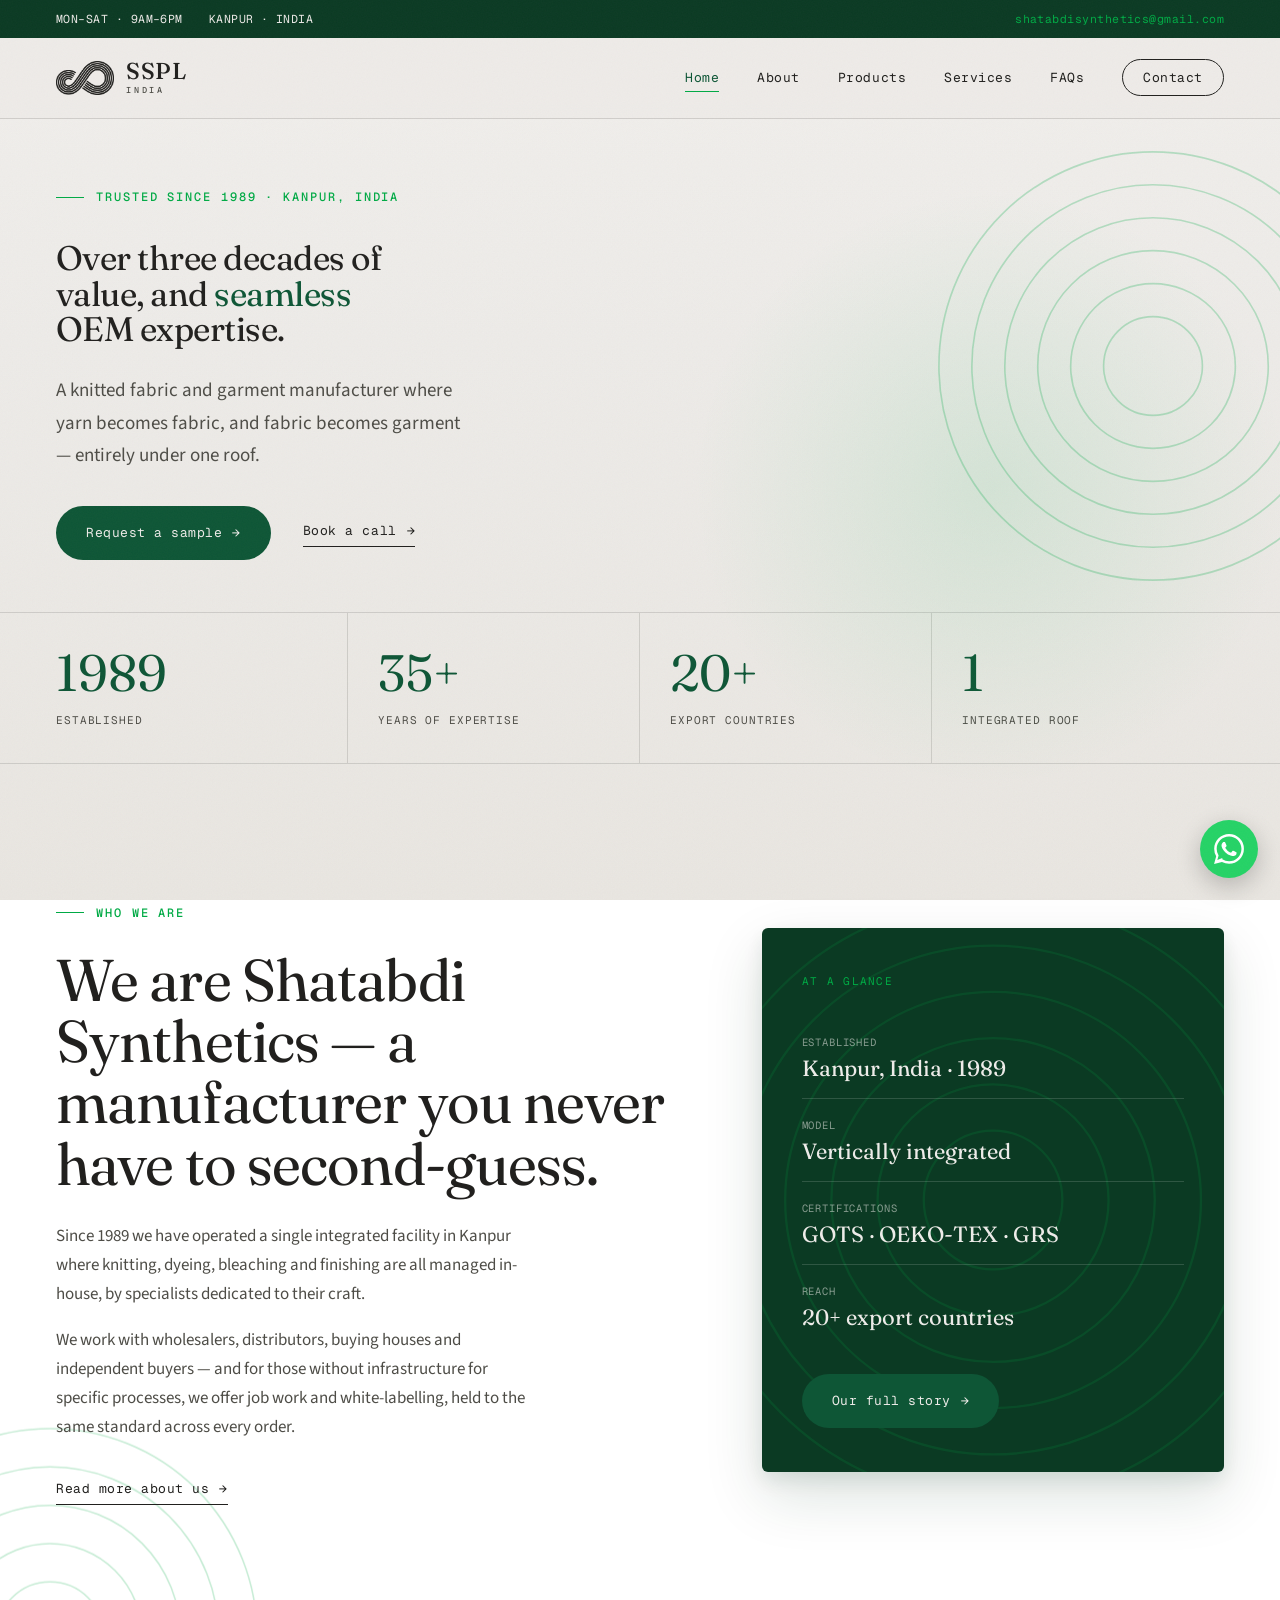
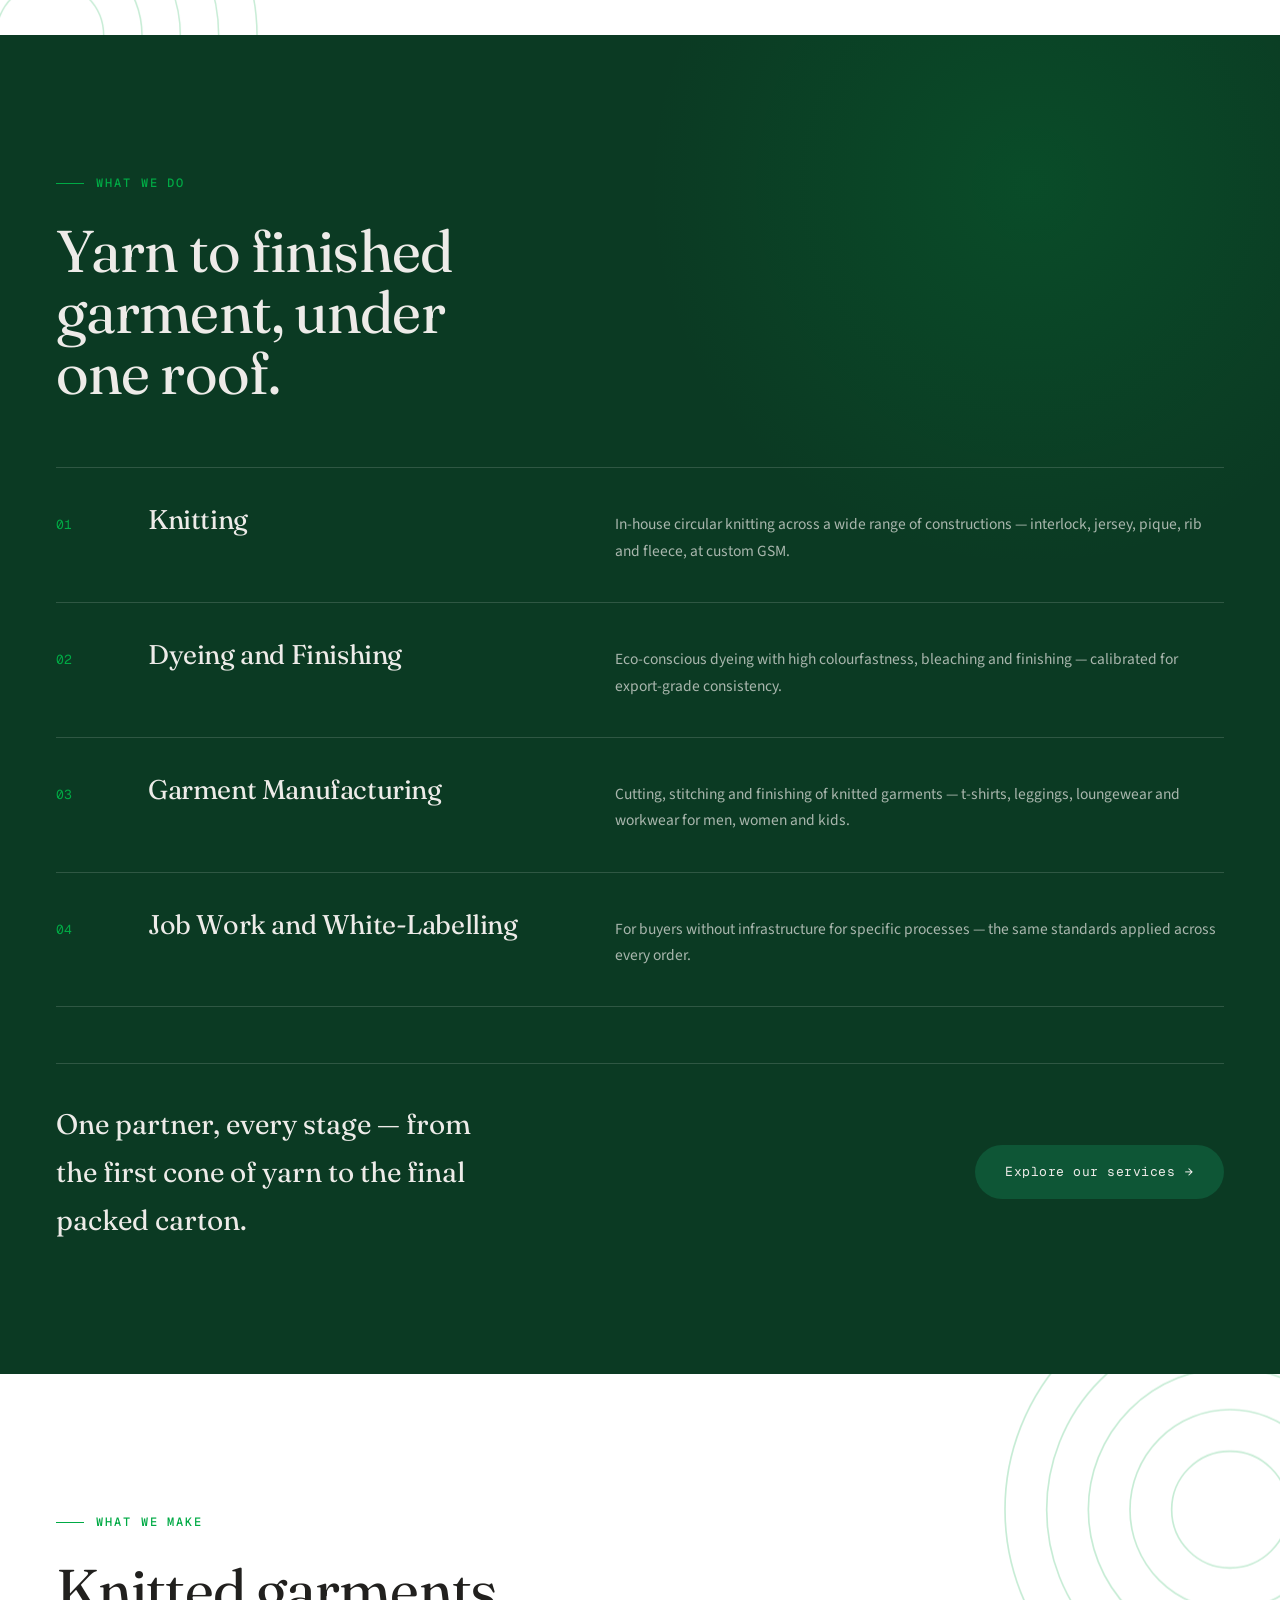
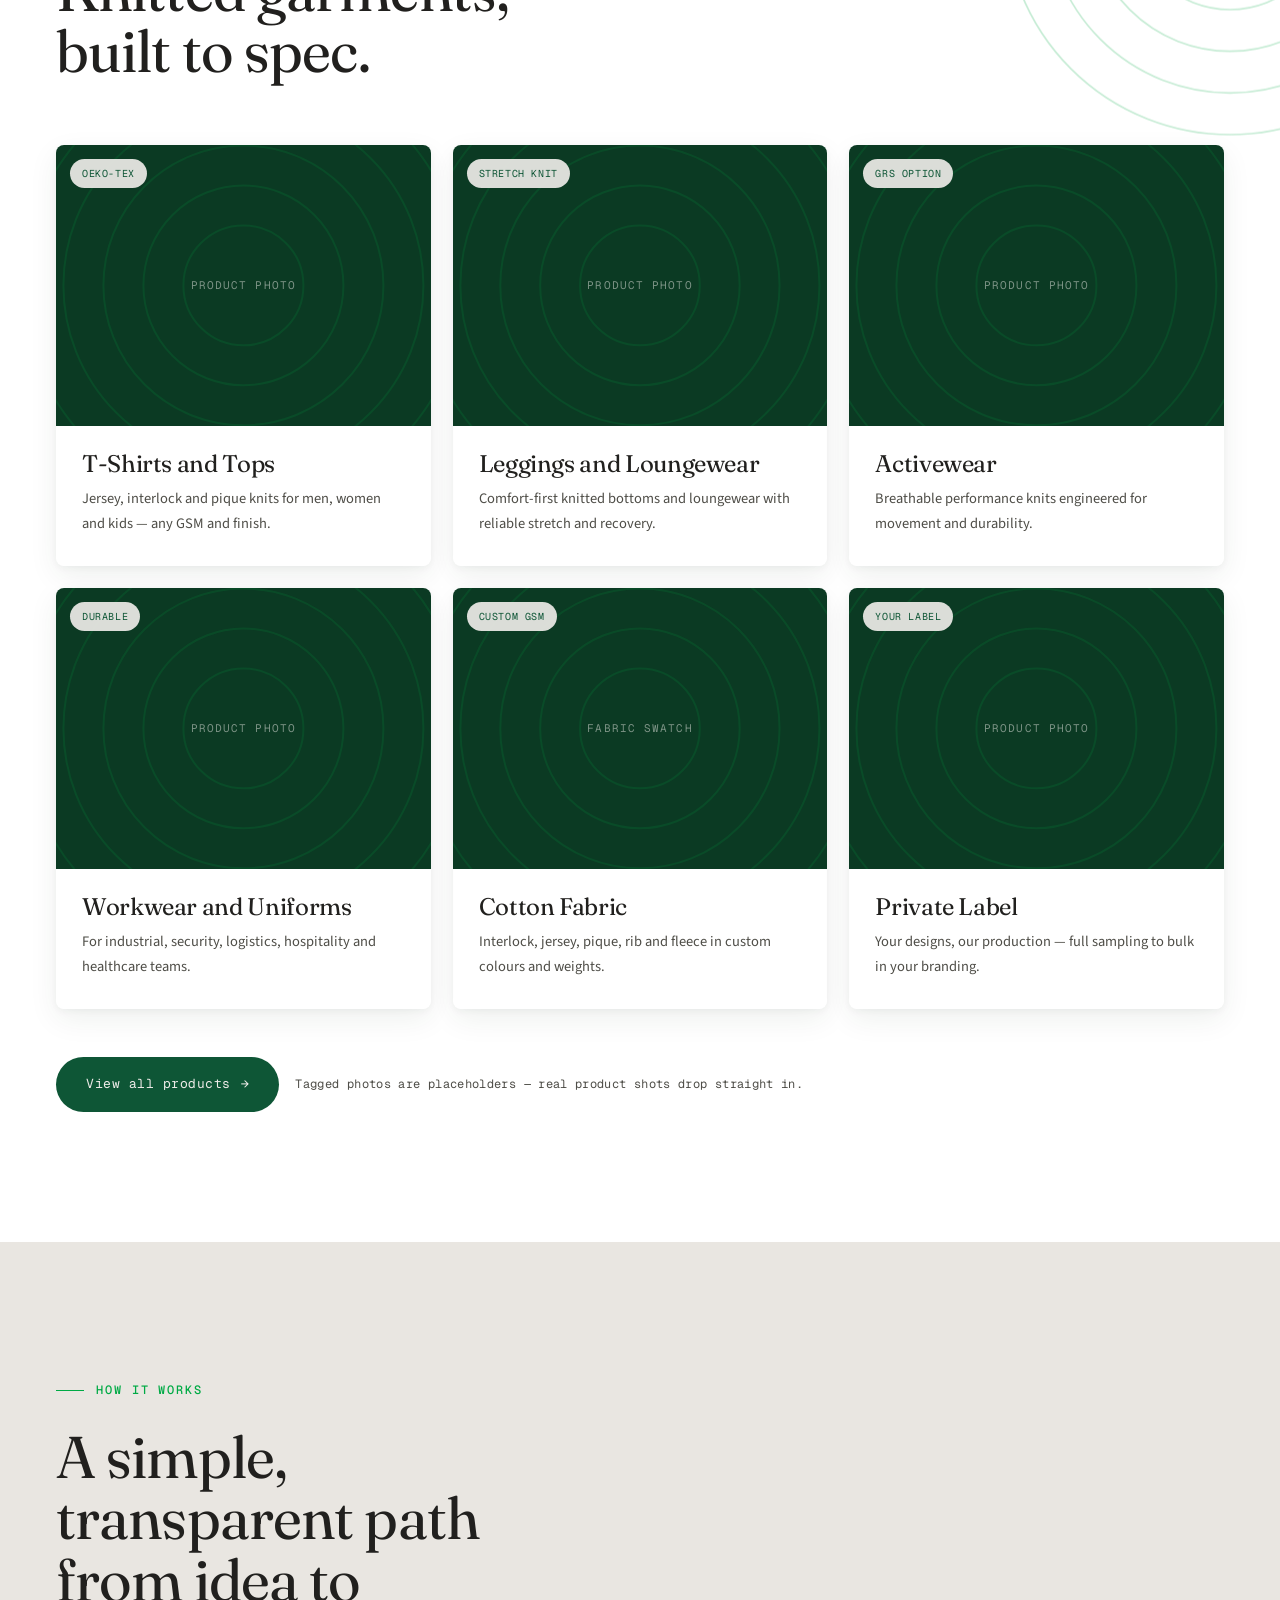
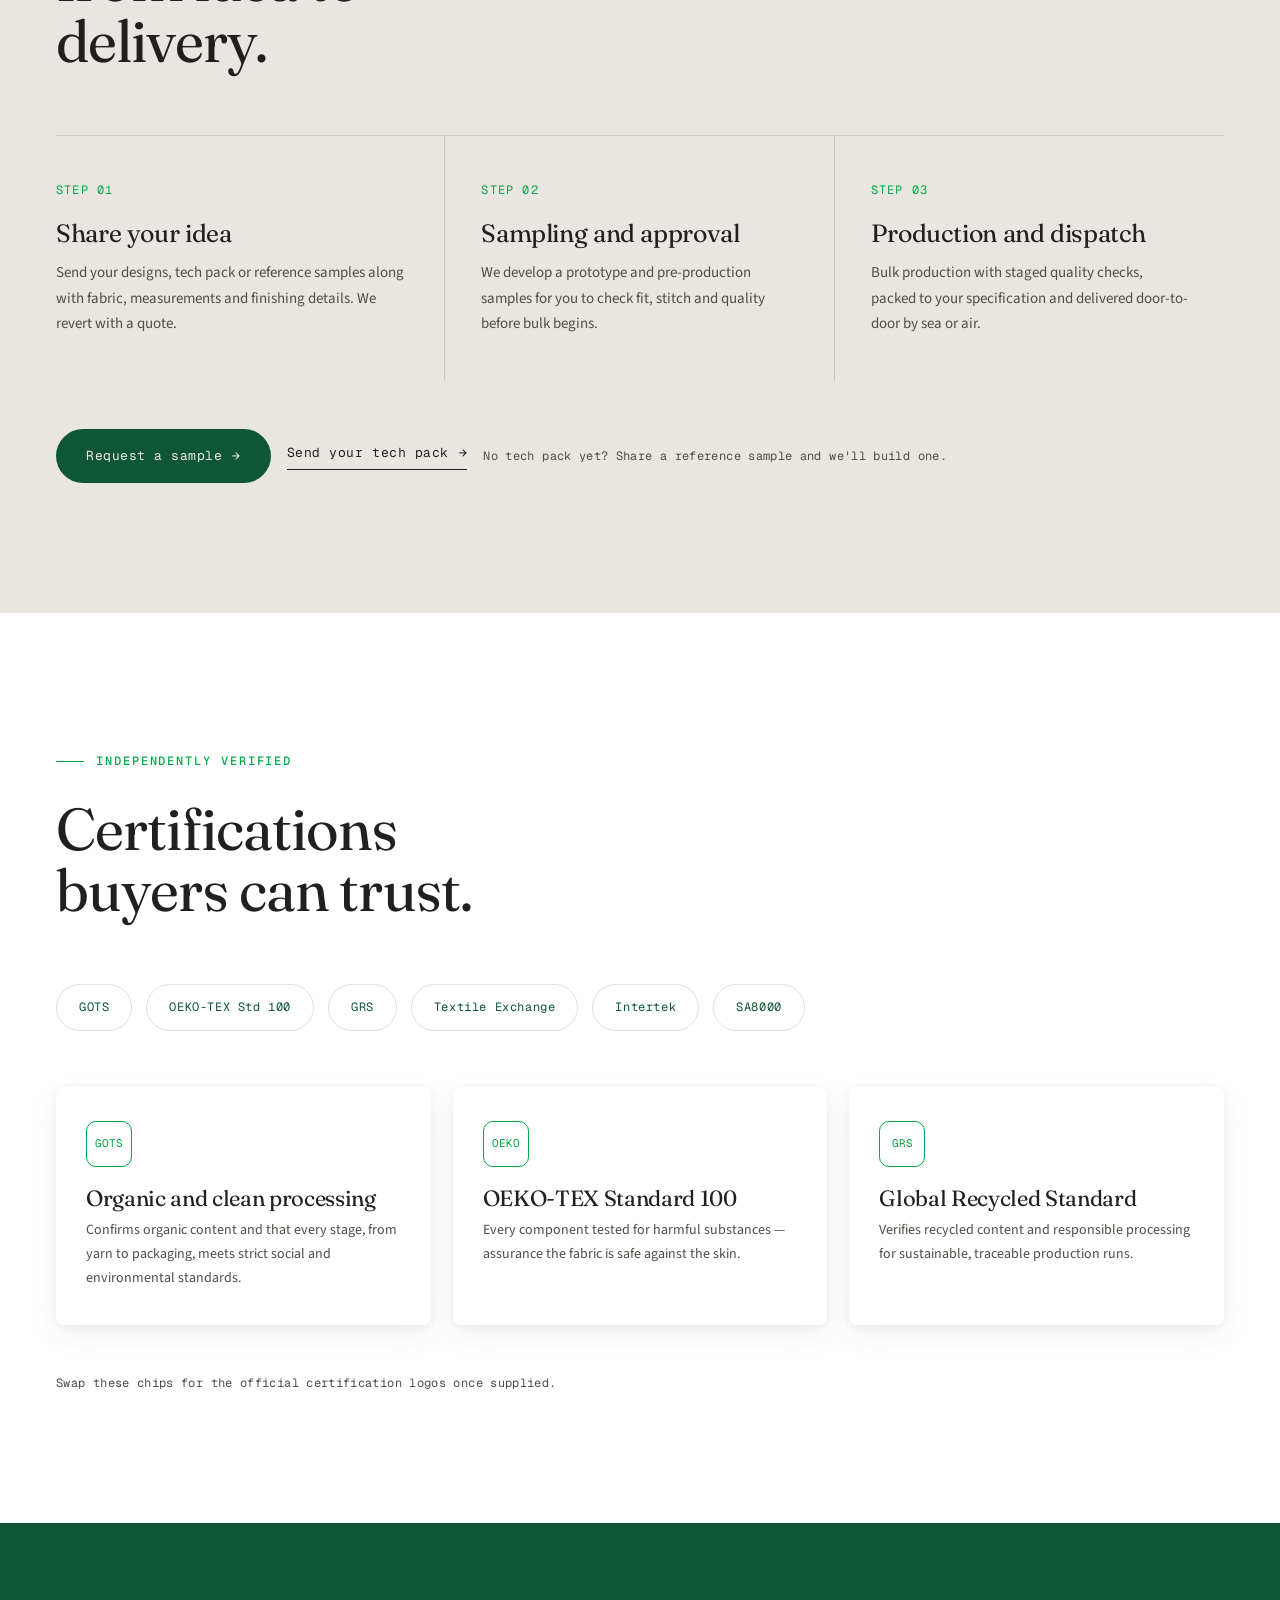
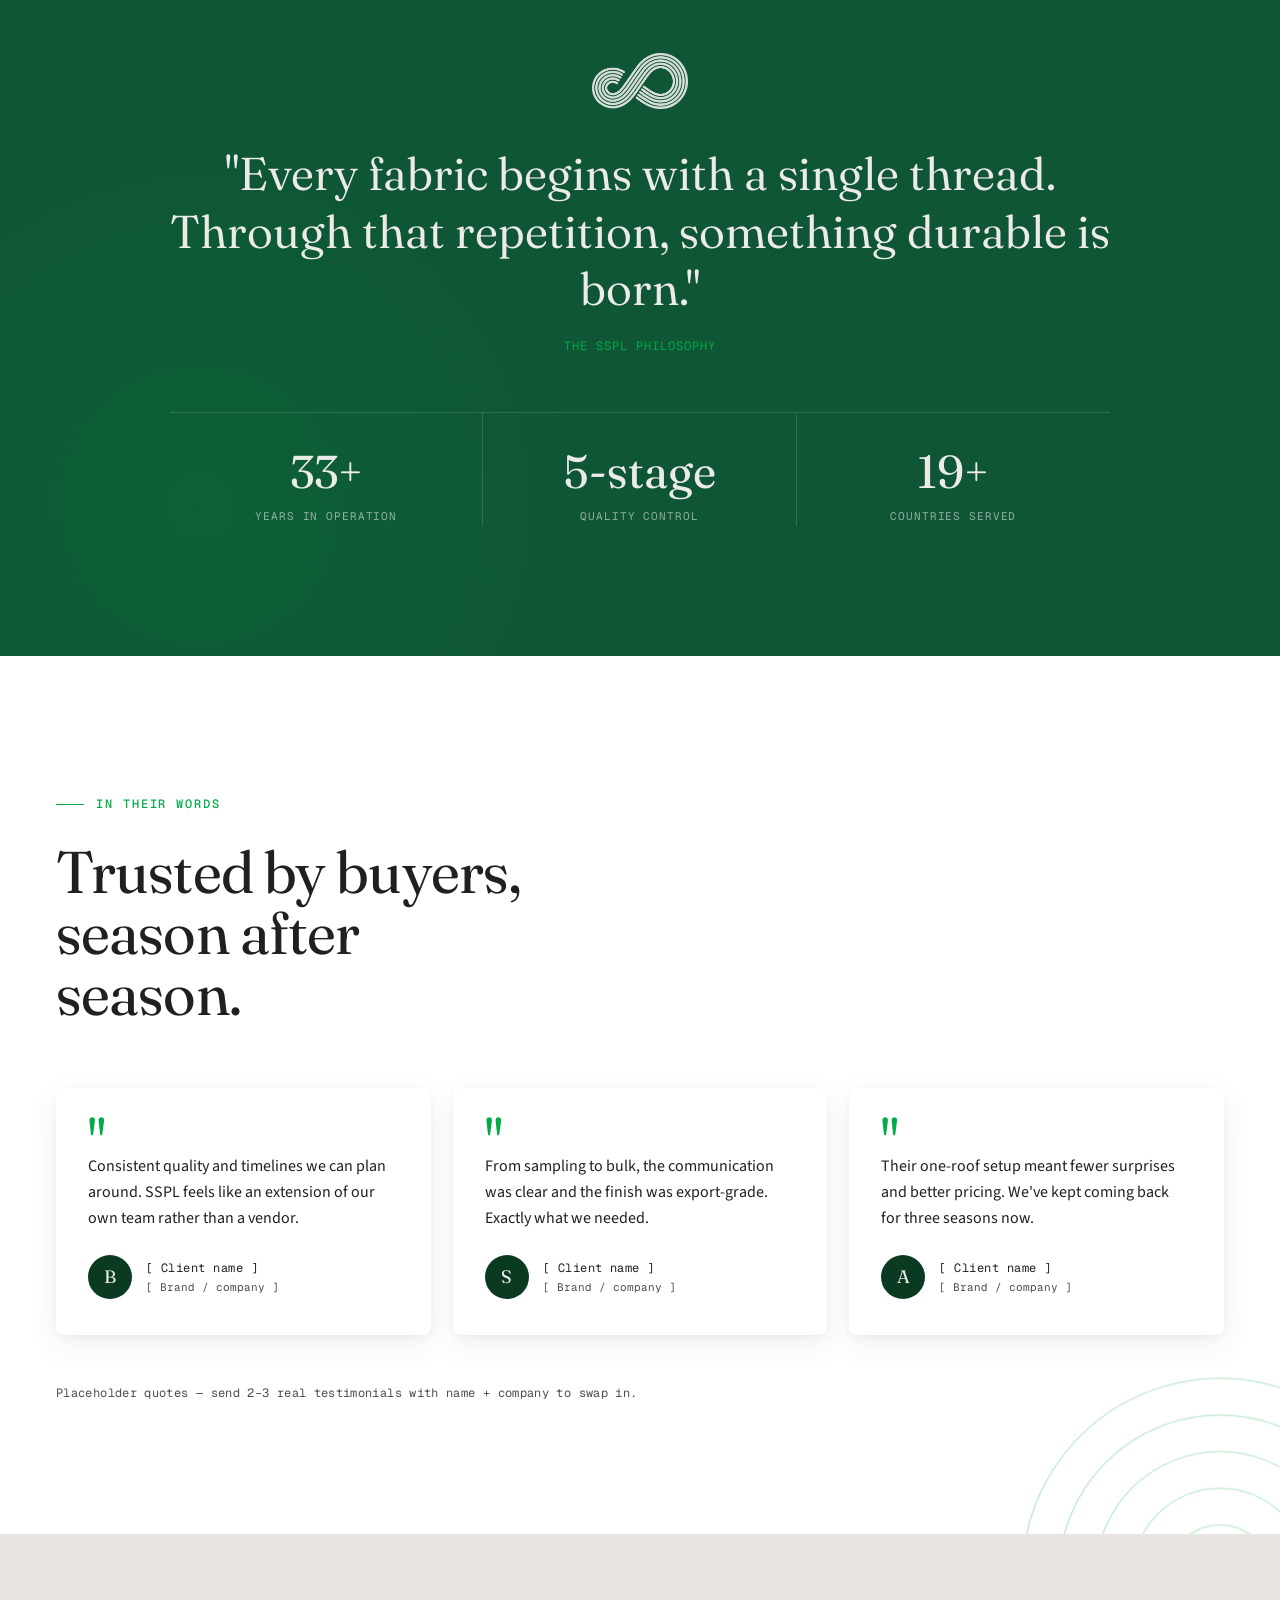
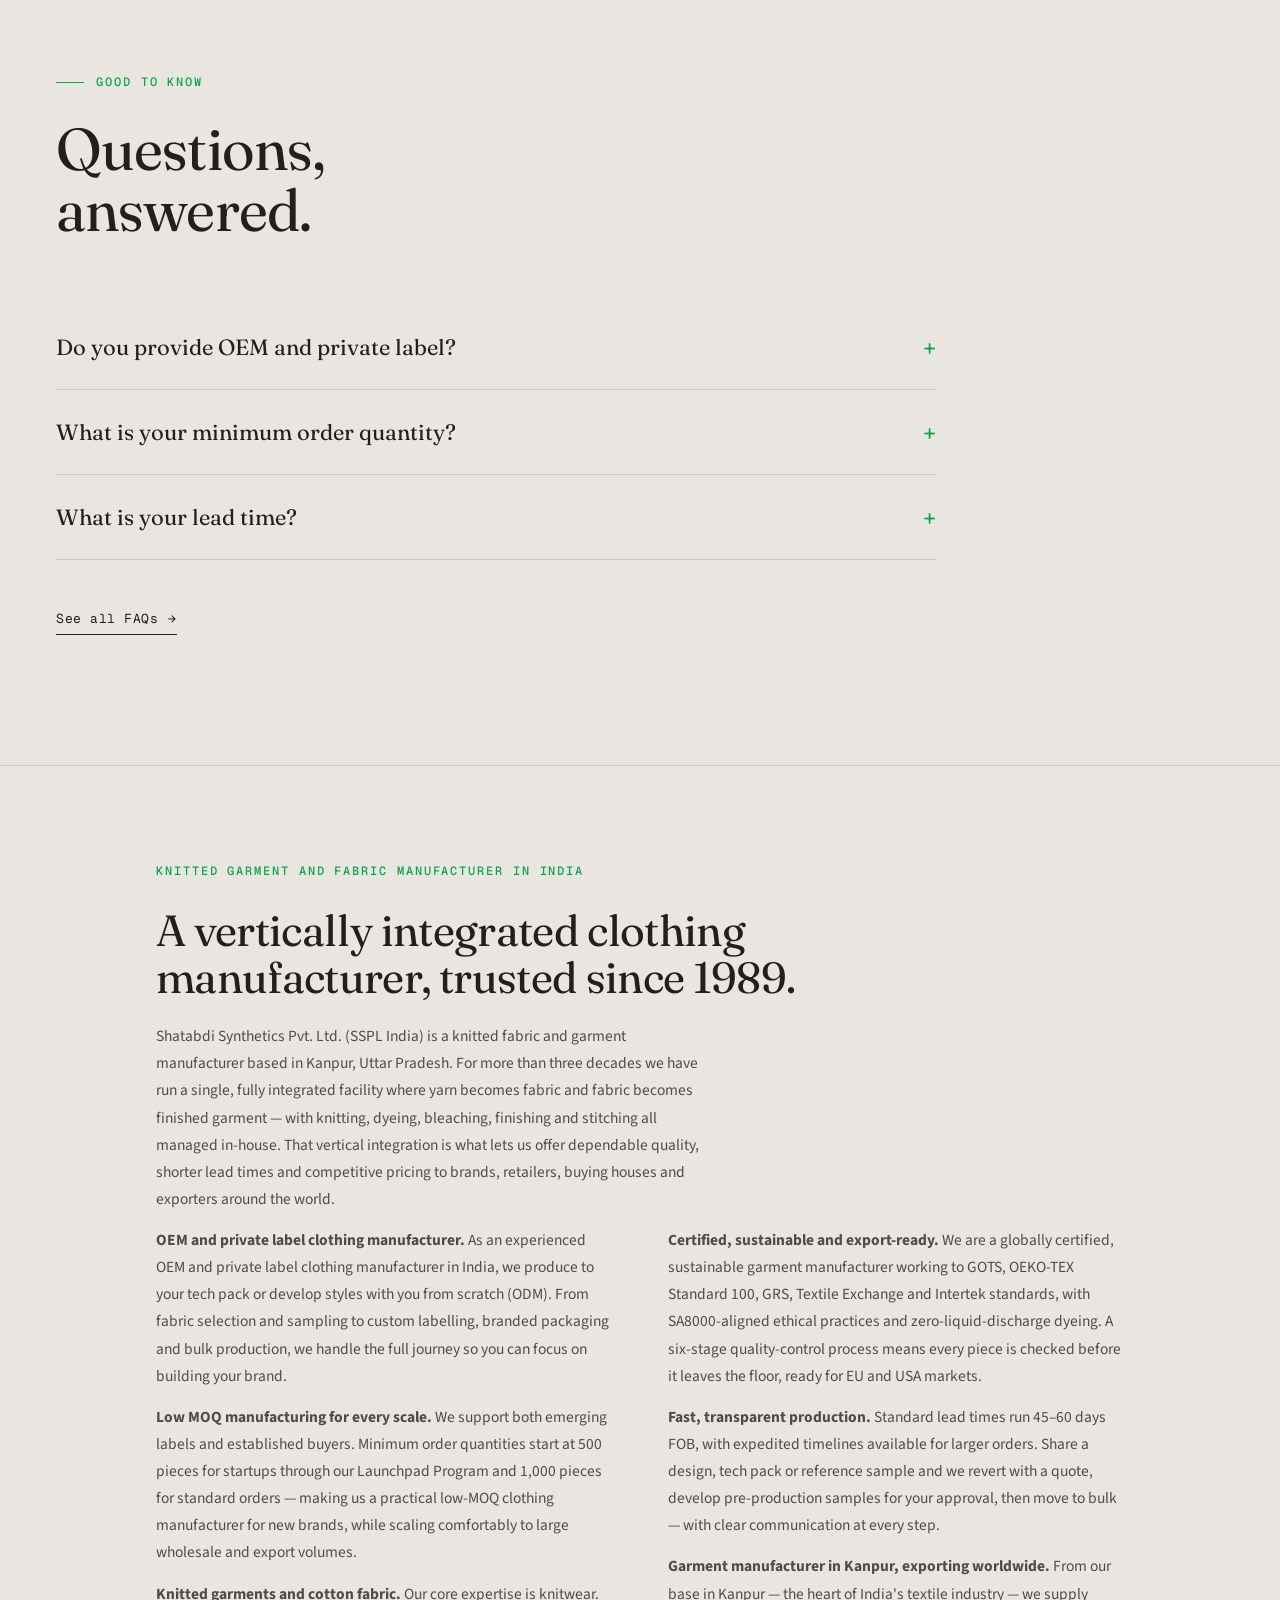
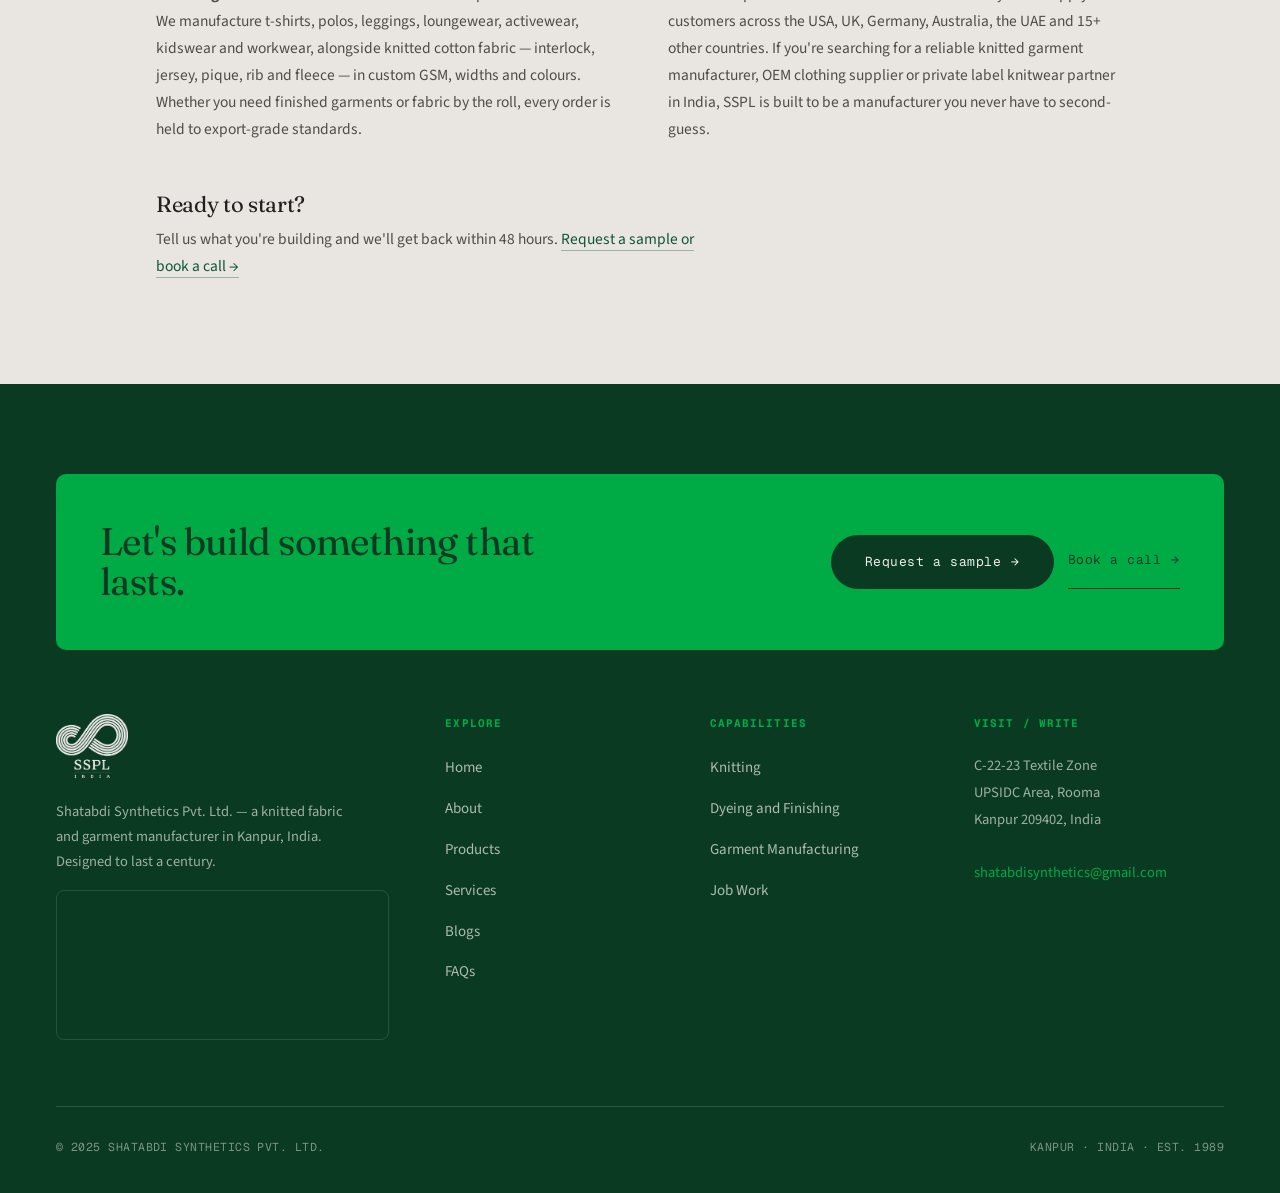
<file: index.html>
<!DOCTYPE html>
<html lang="en">
<head>
  <meta charset="UTF-8">
  <meta name="viewport" content="width=device-width, initial-scale=1.0">
  <title>Knitted Garment and Fabric Manufacturer in India | SSPL India</title>
  <meta name="description" content="SSPL India is a vertically integrated knitted garment and fabric manufacturer in Kanpur. OEM, private label, low MOQ, GOTS/OEKO-TEX/GRS certified. Trusted since 1989.">
  <link rel="stylesheet" href="style.css">
</head>
<body>

  <div class="topbar"><div class="wrap">
    <div class="topbar-left"><span>MON–SAT · 9AM–6PM</span><span>KANPUR · INDIA</span></div>
    <a href="mailto:shatabdisynthetics@gmail.com">shatabdisynthetics@gmail.com</a>
  </div></div>

  <nav><div class="wrap">
    <a href="index.html" class="nav-logo"><img src="mark-dark.png" alt="SSPL India"><span class="nav-word">SSPL<small>INDIA</small></span></a>
    <div class="hamburger" onclick="toggleMenu()"><span></span><span></span><span></span></div>
    <ul class="nav-links" id="navLinks">
      <li><a href="index.html" class="active">Home</a></li>
      <li><a href="about.html">About</a></li>
      <li><a href="products.html">Products</a></li>
      <li><a href="services.html">Services</a></li>
      <li><a href="faq.html">FAQs</a></li>
      <li><a href="contact.html" class="nav-cta">Contact</a></li>
    </ul>
  </div></nav>

  <!-- HERO -->
  <header class="hero">
    <div class="hero-motif motif"></div>
    <div class="wrap">
      <div class="eyebrow">Trusted since 1989 · Kanpur, India</div>
      <h1>Over three decades of value, and <em>seamless</em> OEM expertise.</h1>
      <p class="hero-sub">A knitted fabric and garment manufacturer where yarn becomes fabric, and fabric becomes garment — entirely under one roof.</p>
      <div class="hero-actions">
        <a href="contact.html" class="btn btn-fill">Request a sample <span class="arr">→</span></a>
        <a href="contact.html" class="btn btn-line">Book a call <span class="arr">→</span></a>
      </div>
    </div>
  </header>

  <div class="statstrip"><div class="wrap">
    <div class="statcell"><div class="num"><span class="count" data-to="1989" data-from="1959">1959</span></div><div class="lab">Established</div></div>
    <div class="statcell"><div class="num"><span class="count" data-to="35" data-from="0">0</span>+</div><div class="lab">Years of expertise</div></div>
    <div class="statcell"><div class="num"><span class="count" data-to="20" data-from="0">0</span>+</div><div class="lab">Export countries</div></div>
    <div class="statcell"><div class="num">1</div><div class="lab">Integrated roof</div></div>
  </div></div>

  <!-- WHO WE ARE -->
  <section class="has-deco"><div class="section-deco deco-wave" data-parallax="0.10" style="left:-180px;bottom:-160px;width:460px;height:460px;"></div>
    <div class="wrap">
      <div class="split wide-left">
        <div>
          <div class="eyebrow">Who we are</div>
          <h2 class="display-2">We are Shatabdi Synthetics — a manufacturer you never have to second-guess.</h2>
          <p class="body">Since 1989 we have operated a single integrated facility in Kanpur where knitting, dyeing, bleaching and finishing are all managed in-house, by specialists dedicated to their craft.</p>
          <p class="body">We work with wholesalers, distributors, buying houses and independent buyers — and for those without infrastructure for specific processes, we offer job work and white-labelling, held to the same standard across every order.</p>
          <a href="about.html" class="btn btn-line">Read more about us <span class="arr">→</span></a>
        </div>
        <div class="facts">
          <div class="motif-fill motif"></div>
          <div class="inner">
            <div class="flabel">At a glance</div>
            <ul>
              <li><span class="k">Established</span><span class="v">Kanpur, India · 1989</span></li>
              <li><span class="k">Model</span><span class="v">Vertically integrated</span></li>
              <li><span class="k">Certifications</span><span class="v">GOTS · OEKO-TEX · GRS</span></li>
              <li><span class="k">Reach</span><span class="v">20+ export countries</span></li>
            </ul>
            <a href="about.html" class="btn btn-fill">Our full story <span class="arr">→</span></a>
          </div>
        </div>
      </div>
    </div>
  </section>

  <!-- CAPABILITIES (liked — kept, with a sign-off CTA at the end) -->
  <section class="deep">
    <div class="wrap">
      <div class="sec-head"><div class="eyebrow">What we do</div><h2 class="display-2">Yarn to finished garment, under one roof.</h2></div>
      <div class="rows">
        <div class="row"><div class="rnum">01</div><h3>Knitting</h3><p>In-house circular knitting across a wide range of constructions — interlock, jersey, pique, rib and fleece, at custom GSM.</p></div>
        <div class="row"><div class="rnum">02</div><h3>Dyeing and Finishing</h3><p>Eco-conscious dyeing with high colourfastness, bleaching and finishing — calibrated for export-grade consistency.</p></div>
        <div class="row"><div class="rnum">03</div><h3>Garment Manufacturing</h3><p>Cutting, stitching and finishing of knitted garments — t-shirts, leggings, loungewear and workwear for men, women and kids.</p></div>
        <div class="row"><div class="rnum">04</div><h3>Job Work and White-Labelling</h3><p>For buyers without infrastructure for specific processes — the same standards applied across every order.</p></div>
      </div>
      <div class="signoff">
        <p>One partner, every stage — from the first cone of yarn to the final packed carton.</p>
        <a href="services.html" class="btn btn-fill">Explore our services <span class="arr">→</span></a>
      </div>
    </div>
  </section>

  <!-- PRODUCTS -->
  <section class="has-deco"><div class="section-deco deco-wave" data-parallax="0.14" style="right:-200px;top:-140px;width:500px;height:500px;"></div>
    <div class="wrap">
      <div class="sec-head"><div class="eyebrow">What we make</div><h2 class="display-2">Knitted garments, built to spec.</h2></div>
      <div class="prod-grid">
        <div class="prod-card"><div class="prod-img"><div class="motif-fill motif"></div><span class="prod-tag">OEKO-TEX</span><span class="ph">Product photo</span></div><div class="prod-body"><h3>T-Shirts and Tops</h3><p>Jersey, interlock and pique knits for men, women and kids — any GSM and finish.</p></div></div>
        <div class="prod-card"><div class="prod-img"><div class="motif-fill motif"></div><span class="prod-tag">Stretch knit</span><span class="ph">Product photo</span></div><div class="prod-body"><h3>Leggings and Loungewear</h3><p>Comfort-first knitted bottoms and loungewear with reliable stretch and recovery.</p></div></div>
        <div class="prod-card"><div class="prod-img"><div class="motif-fill motif"></div><span class="prod-tag">GRS option</span><span class="ph">Product photo</span></div><div class="prod-body"><h3>Activewear</h3><p>Breathable performance knits engineered for movement and durability.</p></div></div>
        <div class="prod-card"><div class="prod-img"><div class="motif-fill motif"></div><span class="prod-tag">Durable</span><span class="ph">Product photo</span></div><div class="prod-body"><h3>Workwear and Uniforms</h3><p>For industrial, security, logistics, hospitality and healthcare teams.</p></div></div>
        <div class="prod-card"><div class="prod-img"><div class="motif-fill motif"></div><span class="prod-tag">Custom GSM</span><span class="ph">Fabric swatch</span></div><div class="prod-body"><h3>Cotton Fabric</h3><p>Interlock, jersey, pique, rib and fleece in custom colours and weights.</p></div></div>
        <div class="prod-card"><div class="prod-img"><div class="motif-fill motif"></div><span class="prod-tag">Your label</span><span class="ph">Product photo</span></div><div class="prod-body"><h3>Private Label</h3><p>Your designs, our production — full sampling to bulk in your branding.</p></div></div>
      </div>
      <div class="proc-cta"><a href="products.html" class="btn btn-fill">View all products <span class="arr">→</span></a><span class="hint">Tagged photos are placeholders — real product shots drop straight in.</span></div>
    </div>
  </section>

  <!-- PROCESS (now with CTAs) -->
  <section class="paper2" style="background:#e9e6e1;">
    <div class="wrap">
      <div class="sec-head"><div class="eyebrow">How it works</div><h2 class="display-2">A simple, transparent path from idea to delivery.</h2></div>
      <div class="steps">
        <div class="step"><div class="snum">STEP 01</div><h3>Share your idea</h3><p>Send your designs, tech pack or reference samples along with fabric, measurements and finishing details. We revert with a quote.</p></div>
        <div class="step"><div class="snum">STEP 02</div><h3>Sampling and approval</h3><p>We develop a prototype and pre-production samples for you to check fit, stitch and quality before bulk begins.</p></div>
        <div class="step"><div class="snum">STEP 03</div><h3>Production and dispatch</h3><p>Bulk production with staged quality checks, packed to your specification and delivered door-to-door by sea or air.</p></div>
      </div>
      <div class="proc-cta">
        <a href="contact.html" class="btn btn-fill">Request a sample <span class="arr">→</span></a>
        <a href="contact.html" class="btn btn-line">Send your tech pack <span class="arr">→</span></a>
        <span class="hint">No tech pack yet? Share a reference sample and we'll build one.</span>
      </div>
    </div>
  </section>

  <!-- CERTIFICATIONS (new) -->
  <section>
    <div class="wrap">
      <div class="sec-head"><div class="eyebrow">Independently verified</div><h2 class="display-2">Certifications buyers can trust.</h2></div>
      <div class="cert-strip">
        <span class="cert-chip">GOTS</span><span class="cert-chip">OEKO-TEX Std 100</span><span class="cert-chip">GRS</span><span class="cert-chip">Textile Exchange</span><span class="cert-chip">Intertek</span><span class="cert-chip">SA8000</span>
      </div>
      <div class="cert-grid">
        <div class="cert-card"><div class="badge">GOTS</div><h3>Organic and clean processing</h3><p>Confirms organic content and that every stage, from yarn to packaging, meets strict social and environmental standards.</p></div>
        <div class="cert-card"><div class="badge">OEKO</div><h3>OEKO-TEX Standard 100</h3><p>Every component tested for harmful substances — assurance the fabric is safe against the skin.</p></div>
        <div class="cert-card"><div class="badge">GRS</div><h3>Global Recycled Standard</h3><p>Verifies recycled content and responsible processing for sustainable, traceable production runs.</p></div>
      </div>
      <div class="proc-cta"><span class="hint">Swap these chips for the official certification logos once supplied.</span></div>
    </div>
  </section>

  <!-- STATEMENT (was floaty — now anchored with mark + metrics) -->
  <section class="forest">
    <div class="wrap">
      <div class="statement">
        <img src="mark-light.png" class="mark" alt="">
        <div class="q">"Every fabric begins with a single thread. Through that repetition, something durable is born."</div>
        <div class="src">The SSPL philosophy</div>
        <div class="metrics">
          <div class="metric"><div class="mnum"><span class="count" data-to="35" data-from="0">0</span>+</div><div class="mlab">Years in operation</div></div>
          <div class="metric"><div class="mnum"><span class="count" data-to="6" data-from="0">0</span>-stage</div><div class="mlab">Quality control</div></div>
          <div class="metric"><div class="mnum"><span class="count" data-to="20" data-from="0">0</span>+</div><div class="mlab">Countries served</div></div>
        </div>
      </div>
    </div>
  </section>

  <!-- TESTIMONIALS -->
  <section class="has-deco"><div class="section-deco deco-wave" data-parallax="0.12" style="right:-160px;bottom:-180px;width:440px;height:440px;"></div>
    <div class="wrap">
      <div class="sec-head"><div class="eyebrow">In their words</div><h2 class="display-2">Trusted by buyers, season after season.</h2></div>
      <div class="testi-grid">
        <div class="testi"><div class="mark">"</div><p class="t">Consistent quality and timelines we can plan around. SSPL feels like an extension of our own team rather than a vendor.</p><div class="who"><div class="av">B</div><div><div class="nm">[ Client name ]</div><div class="ro">[ Brand / company ]</div></div></div></div>
        <div class="testi"><div class="mark">"</div><p class="t">From sampling to bulk, the communication was clear and the finish was export-grade. Exactly what we needed.</p><div class="who"><div class="av">S</div><div><div class="nm">[ Client name ]</div><div class="ro">[ Brand / company ]</div></div></div></div>
        <div class="testi"><div class="mark">"</div><p class="t">Their one-roof setup meant fewer surprises and better pricing. We've kept coming back for three seasons now.</p><div class="who"><div class="av">A</div><div><div class="nm">[ Client name ]</div><div class="ro">[ Brand / company ]</div></div></div></div>
      </div>
      <div class="proc-cta"><span class="hint">Placeholder quotes — send 2–3 real testimonials with name + company to swap in.</span></div>
    </div>
  </section>

  <!-- FAQ PREVIEW (mobile alignment fixed via CSS) -->
  <section class="paper2" style="background:#e9e6e1;">
    <div class="wrap">
      <div class="sec-head"><div class="eyebrow">Good to know</div><h2 class="display-2">Questions, answered.</h2></div>
      <div style="max-width:880px;">
        <div class="faq-item"><button class="faq-q" onclick="toggleFaq(this)">Do you provide OEM and private label?<span class="ic">+</span></button><div class="faq-a">Yes — full OEM and private label manufacturing for brands, retailers and exporters, handled end to end under one roof.</div></div>
        <div class="faq-item"><button class="faq-q" onclick="toggleFaq(this)">What is your minimum order quantity?<span class="ic">+</span></button><div class="faq-a">MOQs start at 500 pieces for startups via our Launchpad Program, and 1,000 pieces for standard orders.</div></div>
        <div class="faq-item"><button class="faq-q" onclick="toggleFaq(this)">What is your lead time?<span class="ic">+</span></button><div class="faq-a">Standard lead time is 45–60 days FOB, with expedited 40-day production available for larger urgent orders.</div></div>
      </div>
      <div class="proc-cta"><a href="faq.html" class="btn btn-line">See all FAQs <span class="arr">→</span></a></div>
    </div>
  </section>

  <!-- FOOTER -->

  <!-- SEO CONTENT (long-form, crawlable, quiet) -->
  <section class="seo"><div class="wrap">
    <div class="eyebrow plain" style="color:var(--green)">Knitted Garment and Fabric Manufacturer in India</div>
    <h2>A vertically integrated clothing manufacturer, trusted since 1989.</h2>
    <p>Shatabdi Synthetics Pvt. Ltd. (SSPL India) is a knitted fabric and garment manufacturer based in Kanpur, Uttar Pradesh. For more than three decades we have run a single, fully integrated facility where yarn becomes fabric and fabric becomes finished garment — with knitting, dyeing, bleaching, finishing and stitching all managed in-house. That vertical integration is what lets us offer dependable quality, shorter lead times and competitive pricing to brands, retailers, buying houses and exporters around the world.</p>

    <div class="cols">
      <p><strong>OEM and private label clothing manufacturer.</strong> As an experienced OEM and private label clothing manufacturer in India, we produce to your tech pack or develop styles with you from scratch (ODM). From fabric selection and sampling to custom labelling, branded packaging and bulk production, we handle the full journey so you can focus on building your brand.</p>

      <p><strong>Low MOQ manufacturing for every scale.</strong> We support both emerging labels and established buyers. Minimum order quantities start at 500 pieces for startups through our Launchpad Program and 1,000 pieces for standard orders — making us a practical low-MOQ clothing manufacturer for new brands, while scaling comfortably to large wholesale and export volumes.</p>

      <p><strong>Knitted garments and cotton fabric.</strong> Our core expertise is knitwear. We manufacture t-shirts, polos, leggings, loungewear, activewear, kidswear and workwear, alongside knitted cotton fabric — interlock, jersey, pique, rib and fleece — in custom GSM, widths and colours. Whether you need finished garments or fabric by the roll, every order is held to export-grade standards.</p>

      <p><strong>Certified, sustainable and export-ready.</strong> We are a globally certified, sustainable garment manufacturer working to GOTS, OEKO-TEX Standard 100, GRS, Textile Exchange and Intertek standards, with SA8000-aligned ethical practices and zero-liquid-discharge dyeing. A six-stage quality-control process means every piece is checked before it leaves the floor, ready for EU and USA markets.</p>

      <p><strong>Fast, transparent production.</strong> Standard lead times run 45–60 days FOB, with expedited timelines available for larger orders. Share a design, tech pack or reference sample and we revert with a quote, develop pre-production samples for your approval, then move to bulk — with clear communication at every step.</p>

      <p><strong>Garment manufacturer in Kanpur, exporting worldwide.</strong> From our base in Kanpur — the heart of India's textile industry — we supply customers across the USA, UK, Germany, Australia, the UAE and 15+ other countries. If you're searching for a reliable knitted garment manufacturer, OEM clothing supplier or private label knitwear partner in India, SSPL is built to be a manufacturer you never have to second-guess.</p>
    </div>

    <h3>Ready to start?</h3>
    <p>Tell us what you're building and we'll get back within 48 hours. <a class="inline" href="contact.html">Request a sample or book a call →</a></p>
  </div></section>

  <footer><div class="wrap">
    <div class="footer-cta">
      <h3>Let's build something that lasts.</h3>
      <div class="acts">
        <a href="contact.html" class="btn btn-deep">Request a sample <span class="arr">→</span></a>
        <a href="contact.html" class="btn btn-line" style="color:var(--deep);">Book a call <span class="arr">→</span></a>
      </div>
    </div>
    <div class="footer-top">
      <div class="footer-brand">
        <img src="logo-light.png" alt="SSPL India">
        <p>Shatabdi Synthetics Pvt. Ltd. — a knitted fabric and garment manufacturer in Kanpur, India. Designed to last a century.</p>
        <iframe class="footer-map" src="https://maps.google.com/maps?q=UPSIDC+INDUSTRIAL+AREA+TEXTILE+ZONE,+ROOMA,+UTTAR+PRADESH&t=m&z=13&output=embed" loading="lazy"></iframe>
      </div>
      <div class="footer-col"><h5>Explore</h5><ul><li><a href="index.html">Home</a></li><li><a href="about.html">About</a></li><li><a href="products.html">Products</a></li><li><a href="services.html">Services</a></li><li><a href="blogs.html">Blogs</a></li><li><a href="faq.html">FAQs</a></li></ul></div>
      <div class="footer-col"><h5>Capabilities</h5><ul><li><a href="services.html">Knitting</a></li><li><a href="services.html">Dyeing and Finishing</a></li><li><a href="services.html">Garment Manufacturing</a></li><li><a href="services.html">Job Work</a></li></ul></div>
      <div class="footer-col"><h5>Visit / Write</h5><address>C-22-23 Textile Zone<br>UPSIDC Area, Rooma<br>Kanpur 209402, India<br><br><a href="mailto:shatabdisynthetics@gmail.com">shatabdisynthetics@gmail.com</a></address></div>
    </div>
    <div class="footer-bottom"><span>© 2025 SHATABDI SYNTHETICS PVT. LTD.</span><span>KANPUR · INDIA · EST. 1989</span></div>
  </div></footer>

  <a class="wa" href="https://wa.me/919305999465?text=Hi%20SSPL%2C%20I'd%20like%20to%20enquire%20about%20manufacturing." target="_blank" rel="noopener" aria-label="WhatsApp enquiry">
    <span class="tip">Enquire on WhatsApp</span>
    <svg viewBox="0 0 24 24"><path d="M.057 24l1.687-6.163a11.867 11.867 0 01-1.587-5.946C.16 5.335 5.495 0 12.05 0a11.817 11.817 0 018.413 3.488 11.824 11.824 0 013.48 8.414c-.003 6.557-5.338 11.892-11.893 11.892a11.9 11.9 0 01-5.688-1.448L.057 24zm6.597-3.807c1.676.995 3.276 1.591 5.392 1.592 5.448 0 9.886-4.434 9.889-9.885.002-5.462-4.415-9.89-9.881-9.892-5.452 0-9.887 4.434-9.889 9.884a9.86 9.86 0 001.51 5.26l-.999 3.648 3.978-1.607zm11.387-5.464c-.074-.124-.272-.198-.57-.347-.297-.149-1.758-.868-2.031-.967-.272-.099-.47-.149-.669.149-.198.297-.768.967-.941 1.165-.173.198-.347.223-.644.074-.297-.149-1.255-.462-2.39-1.475-.883-.788-1.48-1.761-1.653-2.059-.173-.297-.018-.458.13-.606.134-.133.297-.347.446-.521.151-.172.2-.296.3-.495.099-.198.05-.372-.025-.521-.075-.148-.669-1.611-.916-2.206-.242-.579-.487-.501-.669-.51l-.57-.01c-.198 0-.52.074-.792.372-.272.297-1.04 1.016-1.04 2.479 0 1.462 1.065 2.875 1.213 3.074.149.198 2.096 3.2 5.077 4.487.709.306 1.262.489 1.694.626.712.226 1.36.194 1.872.118.571-.085 1.758-.719 2.006-1.413.248-.695.248-1.29.173-1.414z"/></svg>
  </a>

  <script>
    function toggleMenu(){document.getElementById('navLinks').classList.toggle('open');}
    function toggleFaq(b){const i=b.parentElement,o=i.classList.contains('open');i.parentElement.querySelectorAll('.faq-item').forEach(x=>x.classList.remove('open'));if(!o)i.classList.add('open');}
  </script>
  <script>
  (function(){
    var reduce = window.matchMedia('(prefers-reduced-motion: reduce)').matches;
    var nav = document.querySelector('nav');
    function onScrollNav(){ if(nav){ nav.classList.toggle('scrolled', window.scrollY > 12); } }
    window.addEventListener('scroll', onScrollNav, {passive:true}); onScrollNav();
    if (reduce) return;
    var sel = ['.hero .eyebrow','.hero h1','.hero-sub','.hero-actions','.statcell','.sec-head','.row','.step','.media','.facts','.prod-card','.cert-card','.testi','.quote','.statement','.faq-item','.cinfo','.form-card','.page-hero .eyebrow','.page-hero h1','.page-hero p','.split > div','.cta h2','.cta p','.cta .btn','.signoff'];
    var nodes = [];
    sel.forEach(function(q){ document.querySelectorAll(q).forEach(function(n){ if(!n.classList.contains('reveal')){ n.classList.add('reveal'); nodes.push(n); } }); });
    nodes.forEach(function(n){ var sibs=Array.prototype.filter.call(n.parentNode.children,function(c){return c.classList.contains('reveal');}); n.style.transitionDelay=(Math.min(sibs.indexOf(n),6)*0.08)+'s'; });
    var io=new IntersectionObserver(function(es){es.forEach(function(e){if(e.isIntersecting){e.target.classList.add('in');io.unobserve(e.target);}})},{threshold:0.12,rootMargin:'0px 0px -8% 0px'});
    nodes.forEach(function(n){io.observe(n);});
    function countUp(el){var to=+el.dataset.to,from=+(el.dataset.from||0),dur=1500,t0=null;function step(ts){if(!t0)t0=ts;var p=Math.min((ts-t0)/dur,1),e=1-Math.pow(1-p,3);el.textContent=Math.floor(from+(to-from)*e);if(p<1)requestAnimationFrame(step);else el.textContent=to;}requestAnimationFrame(step);}
    var cio=new IntersectionObserver(function(es){es.forEach(function(e){if(e.isIntersecting){countUp(e.target);cio.unobserve(e.target);}})},{threshold:0.6});
    document.querySelectorAll('.count').forEach(function(el){cio.observe(el);});
    var motifs=document.querySelectorAll('.hero-motif, .page-hero .motif-fill');var ticking=false;
    function parallax(){var y=window.scrollY;motifs.forEach(function(m){var sc=1+Math.min(y/4000,0.08);m.style.transform='translateY('+(y*0.12)+'px) scale('+sc+')';});ticking=false;}
    window.addEventListener('scroll',function(){if(!ticking){requestAnimationFrame(parallax);ticking=true;}},{passive:true});
    if(window.matchMedia('(hover:hover) and (pointer:fine)').matches){
      document.querySelectorAll('.media, .form-card, .prod-card, .facts').forEach(function(card){
        card.addEventListener('mousemove',function(ev){var r=card.getBoundingClientRect();var px=(ev.clientX-r.left)/r.width-0.5,py=(ev.clientY-r.top)/r.height-0.5;card.style.transform='perspective(1000px) rotateX('+(-py*3.5)+'deg) rotateY('+(px*3.5)+'deg) translateY(-4px)';});
        card.addEventListener('mouseleave',function(){card.style.transform='';});
      });
    }
  })();
  </script>
  <script>
  (function(){
    if(window.matchMedia('(prefers-reduced-motion: reduce)').matches) return;
    var items=[].slice.call(document.querySelectorAll('[data-parallax]'));
    if(!items.length) return;
    var ticking=false;
    function update(){
      var vh=window.innerHeight;
      for(var i=0;i<items.length;i++){
        var el=items[i], sp=parseFloat(el.getAttribute('data-parallax'))||0.12;
        var r=el.getBoundingClientRect();
        if(r.bottom<-200||r.top>vh+200) continue;
        var off=(r.top+r.height/2)-vh/2;
        el.style.transform='translate3d(0,'+(-off*sp).toFixed(1)+'px,0)';
      }
      ticking=false;
    }
    function onScroll(){ if(!ticking){ requestAnimationFrame(update); ticking=true; } }
    window.addEventListener('scroll',onScroll,{passive:true});
    window.addEventListener('resize',onScroll,{passive:true});
    update();
  })();
  </script>
</body>
</html>
</file>
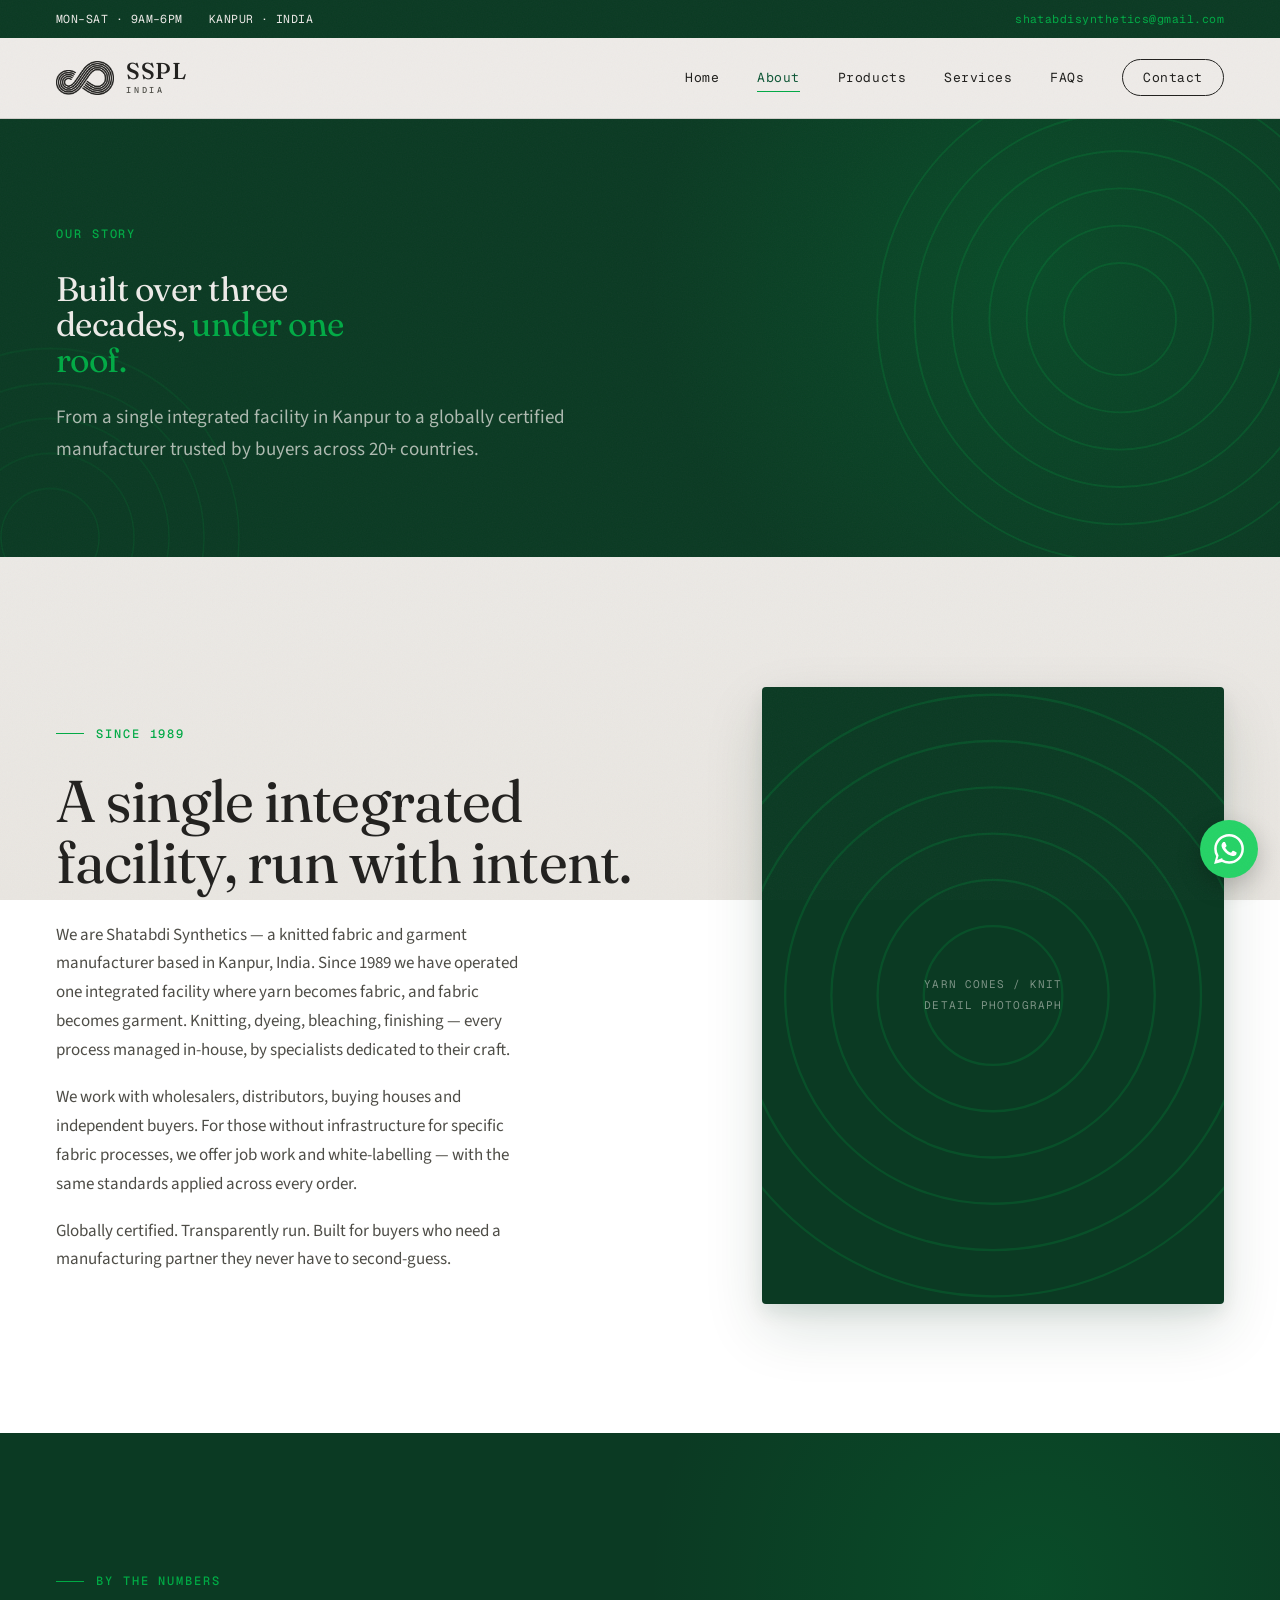
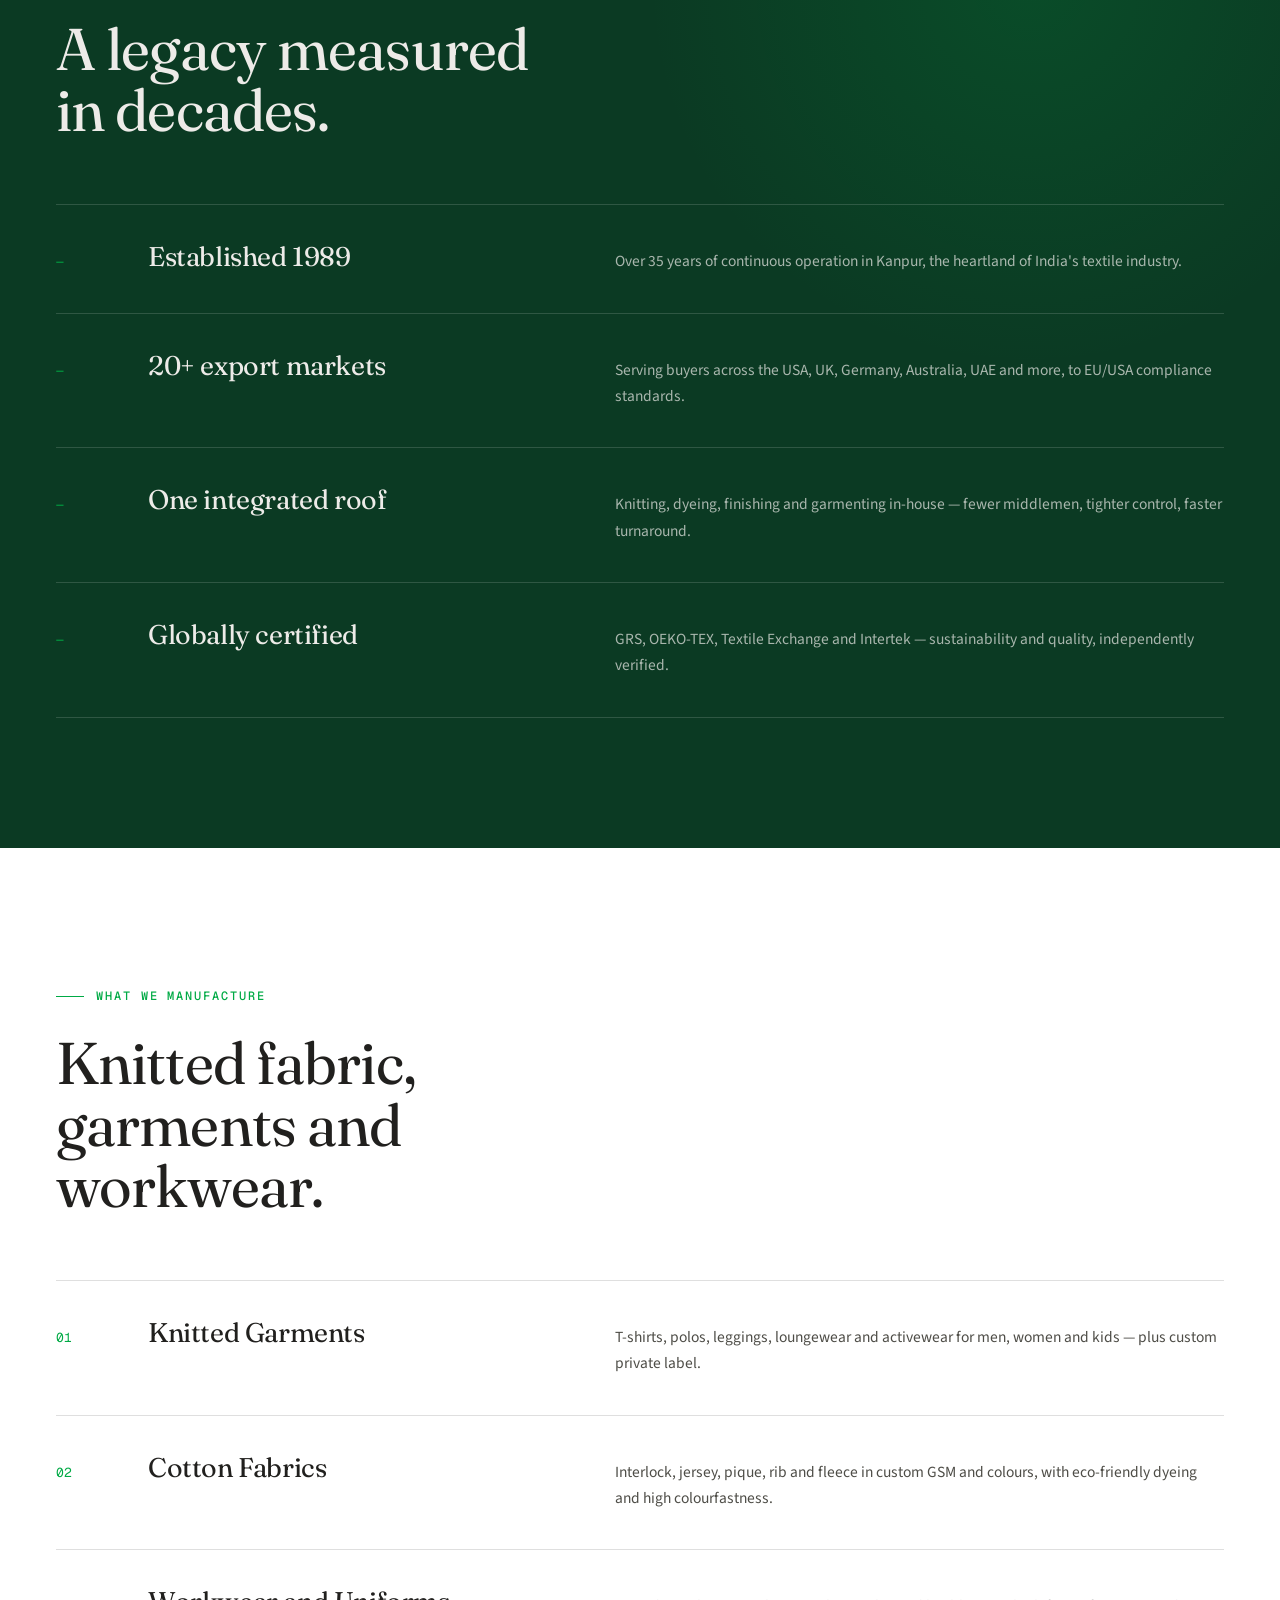
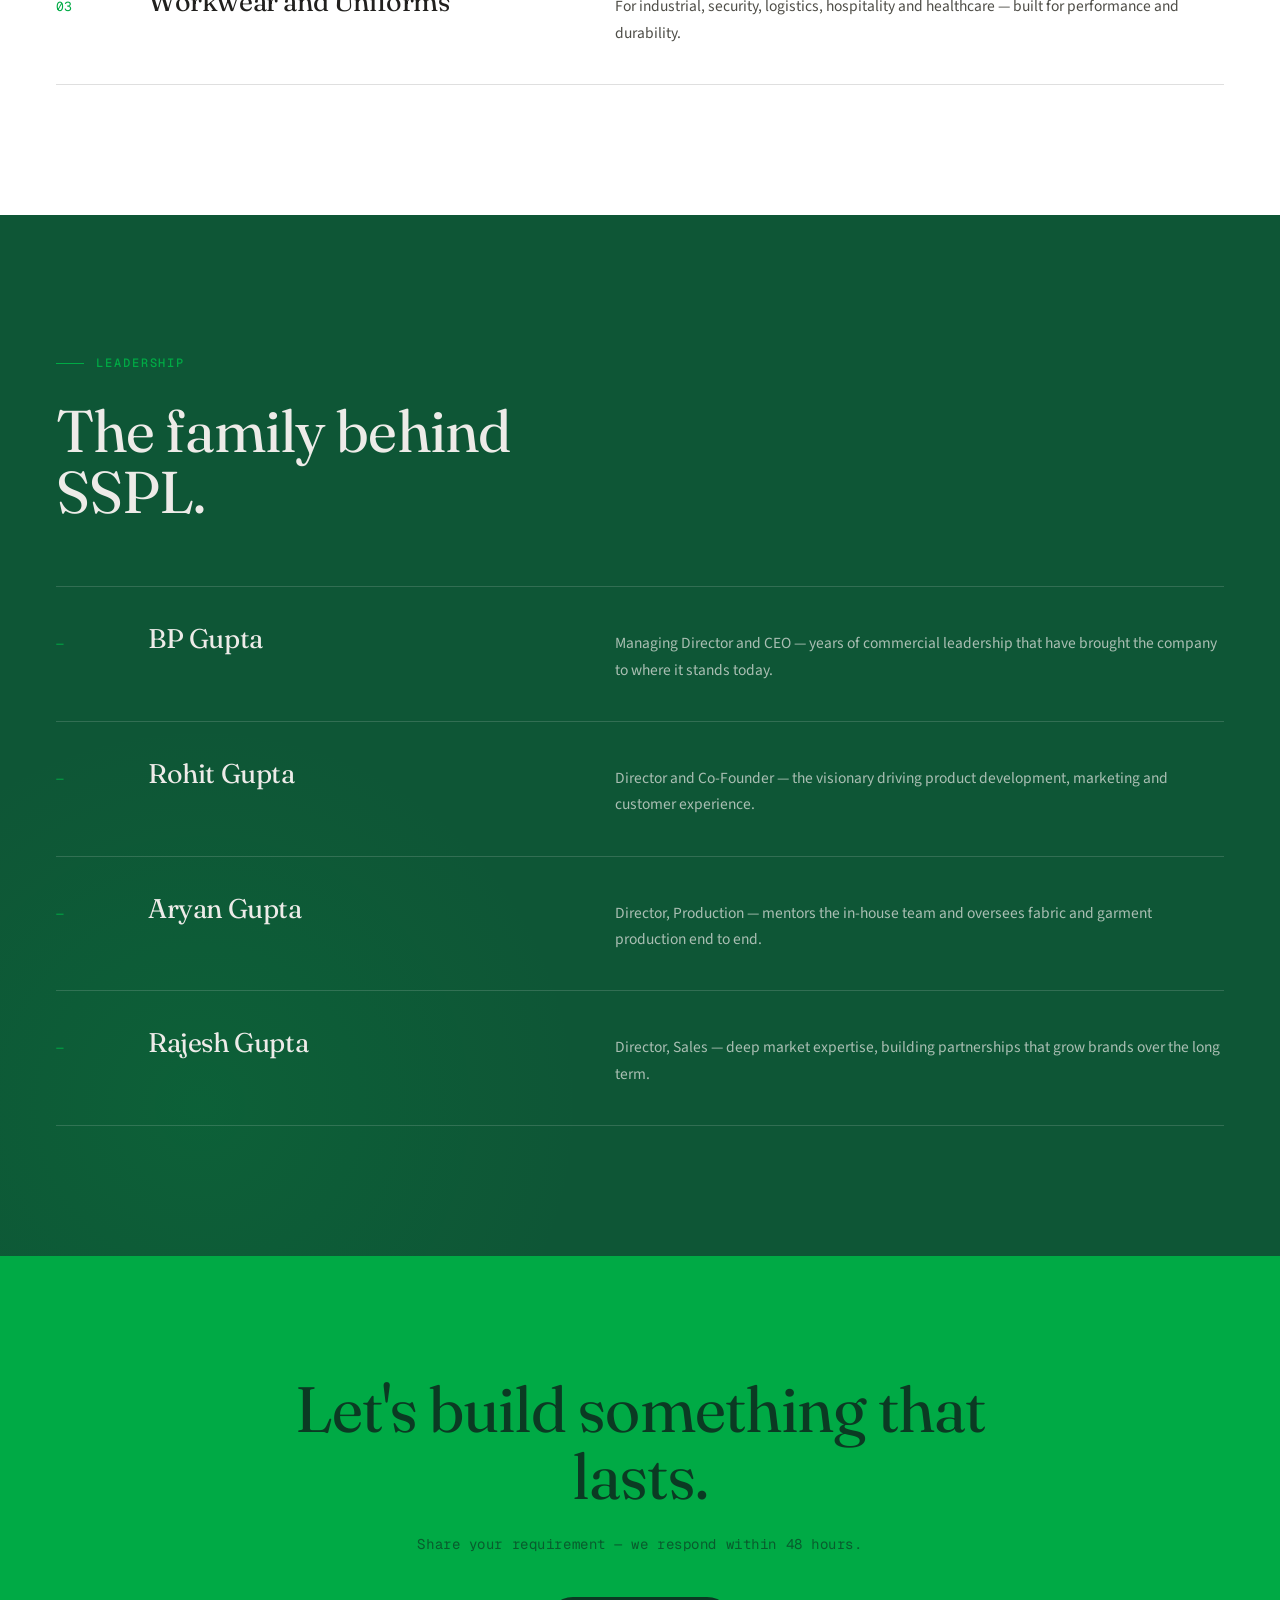
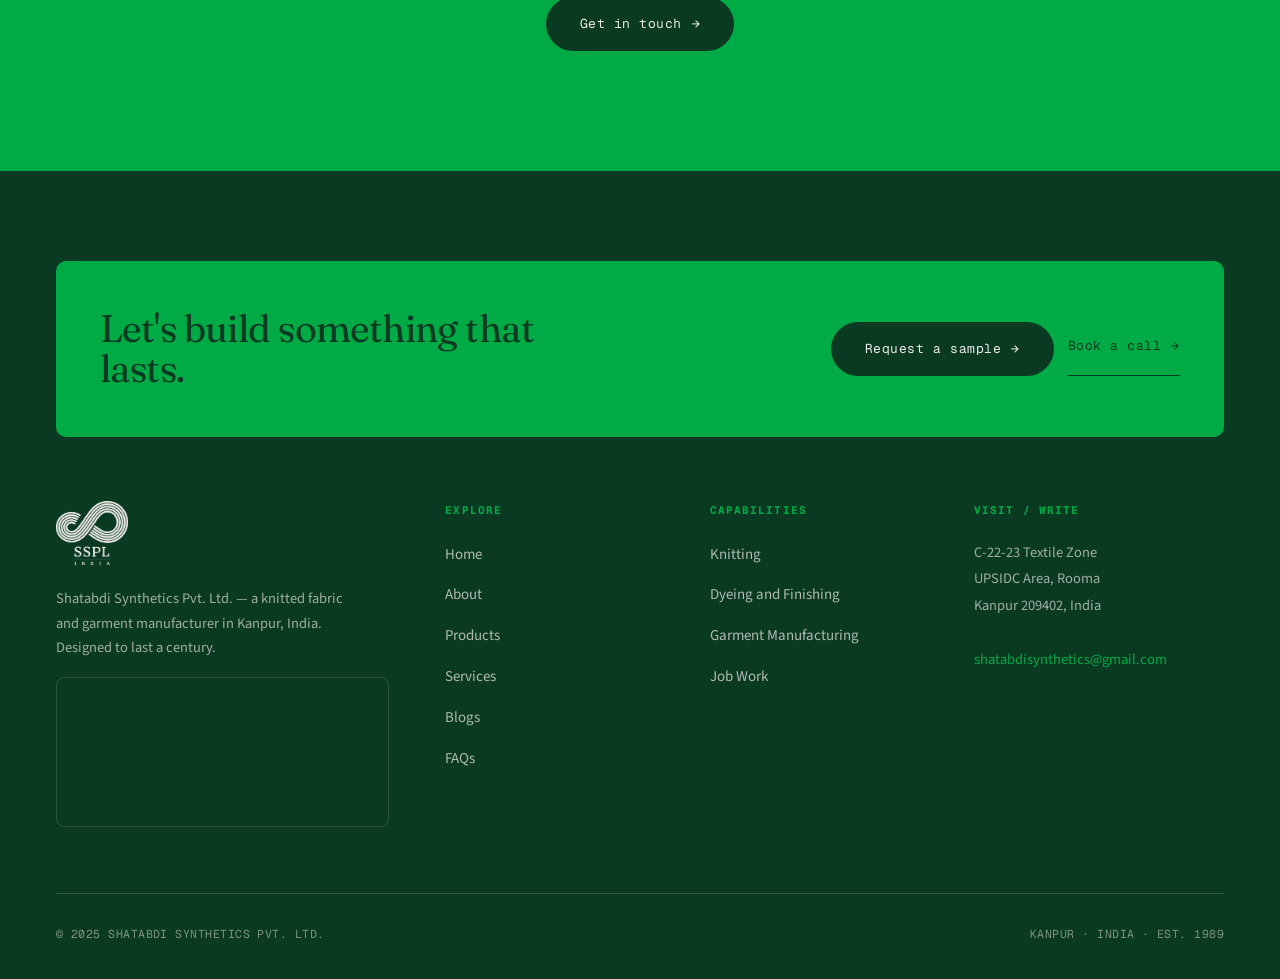
<file: about.html>
<!DOCTYPE html>
<html lang="en">
<head>
  <meta charset="UTF-8">
  <meta name="viewport" content="width=device-width, initial-scale=1.0">
  <title>About SSPL India | Knitted Garment Manufacturer in Kanpur</title>
  <meta name="description" content="Learn about Shatabdi Synthetics (SSPL India) — a vertically integrated knitted fabric and garment manufacturer in Kanpur, India, exporting to 20+ countries since 1989.">
  <link rel="stylesheet" href="style.css">
</head>
<body>
  <div class="topbar"><div class="wrap">
    <div class="topbar-left"><span>MON–SAT · 9AM–6PM</span><span>KANPUR · INDIA</span></div>
    <a href="mailto:shatabdisynthetics@gmail.com">shatabdisynthetics@gmail.com</a>
  </div></div>
  <nav><div class="wrap">
    <a href="index.html" class="nav-logo"><img src="mark-dark.png" alt="SSPL India"><span class="nav-word">SSPL<small>INDIA</small></span></a>
    <div class="hamburger" onclick="toggleMenu()"><span></span><span></span><span></span></div>
    <ul class="nav-links" id="navLinks">
      <li><a href="index.html">Home</a></li>
      <li><a href="about.html" class="active">About</a></li>
      <li><a href="products.html">Products</a></li>
      <li><a href="services.html">Services</a></li>
      <li><a href="faq.html">FAQs</a></li>
      <li><a href="contact.html" class="nav-cta">Contact</a></li>
    </ul>
  </div></nav>


  <div class="page-hero">
    <div class="motif-fill motif"></div><div class="section-deco deco-wave deco-on-dark" data-parallax="0.18" style="left:-160px;bottom:-200px;width:420px;height:420px;opacity:.4;"></div>
    <div class="wrap">
      <div class="eyebrow plain" style="color:var(--green)">Our Story</div>
      <h1>Built over three decades, <em>under one roof.</em></h1>
      <p>From a single integrated facility in Kanpur to a globally certified manufacturer trusted by buyers across 20+ countries.</p>
    </div>
  </div>

  <section>
    <div class="wrap">
      <div class="split wide-left">
        <div>
          <div class="eyebrow">Since 1989</div>
          <h2 class="display-2">A single integrated facility, run with intent.</h2>
          <p class="body">We are Shatabdi Synthetics — a knitted fabric and garment manufacturer based in Kanpur, India. Since 1989 we have operated one integrated facility where yarn becomes fabric, and fabric becomes garment. Knitting, dyeing, bleaching, finishing — every process managed in-house, by specialists dedicated to their craft.</p>
          <p class="body">We work with wholesalers, distributors, buying houses and independent buyers. For those without infrastructure for specific fabric processes, we offer job work and white-labelling — with the same standards applied across every order.</p>
          <p class="body">Globally certified. Transparently run. Built for buyers who need a manufacturing partner they never have to second-guess.</p>
        </div>
        <div class="media tall"><div class="motif-fill motif"></div><div class="ph">Yarn cones / knit<br>detail photograph</div></div>
      </div>
    </div>
  </section>

  <section class="deep">
    <div class="wrap">
      <div class="sec-head"><div class="eyebrow">By the numbers</div><h2 class="display-2">A legacy measured in decades.</h2></div>
      <div class="rows">
        <div class="row"><div class="rnum">—</div><h3>Established 1989</h3><p>Over 35 years of continuous operation in Kanpur, the heartland of India's textile industry.</p></div>
        <div class="row"><div class="rnum">—</div><h3>20+ export markets</h3><p>Serving buyers across the USA, UK, Germany, Australia, UAE and more, to EU/USA compliance standards.</p></div>
        <div class="row"><div class="rnum">—</div><h3>One integrated roof</h3><p>Knitting, dyeing, finishing and garmenting in-house — fewer middlemen, tighter control, faster turnaround.</p></div>
        <div class="row"><div class="rnum">—</div><h3>Globally certified</h3><p>GRS, OEKO-TEX, Textile Exchange and Intertek — sustainability and quality, independently verified.</p></div>
      </div>
    </div>
  </section>

  <section>
    <div class="wrap">
      <div class="sec-head"><div class="eyebrow">What we manufacture</div><h2 class="display-2">Knitted fabric, garments and workwear.</h2></div>
      <div class="rows">
        <div class="row"><div class="rnum">01</div><h3>Knitted Garments</h3><p>T-shirts, polos, leggings, loungewear and activewear for men, women and kids — plus custom private label.</p></div>
        <div class="row"><div class="rnum">02</div><h3>Cotton Fabrics</h3><p>Interlock, jersey, pique, rib and fleece in custom GSM and colours, with eco-friendly dyeing and high colourfastness.</p></div>
        <div class="row"><div class="rnum">03</div><h3>Workwear and Uniforms</h3><p>For industrial, security, logistics, hospitality and healthcare — built for performance and durability.</p></div>
      </div>
    </div>
  </section>

  <section class="forest">
    <div class="wrap">
      <div class="sec-head"><div class="eyebrow">Leadership</div><h2 class="display-2">The family behind SSPL.</h2></div>
      <div class="rows">
        <div class="row"><div class="rnum">—</div><h3>BP Gupta</h3><p>Managing Director and CEO — years of commercial leadership that have brought the company to where it stands today.</p></div>
        <div class="row"><div class="rnum">—</div><h3>Rohit Gupta</h3><p>Director and Co-Founder — the visionary driving product development, marketing and customer experience.</p></div>
        <div class="row"><div class="rnum">—</div><h3>Aryan Gupta</h3><p>Director, Production — mentors the in-house team and oversees fabric and garment production end to end.</p></div>
        <div class="row"><div class="rnum">—</div><h3>Rajesh Gupta</h3><p>Director, Sales — deep market expertise, building partnerships that grow brands over the long term.</p></div>
      </div>
    </div>
  </section>

  <section class="cta">
    <div class="wrap"><h2>Let's build something that <em>lasts.</em></h2><p>Share your requirement — we respond within 48 hours.</p><a href="contact.html" class="btn btn-deep">Get in touch <span class="arr">→</span></a></div>
  </section>
  <footer><div class="wrap">
    <div class="footer-cta">
      <h3>Let's build something that lasts.</h3>
      <div class="acts">
        <a href="contact.html" class="btn btn-deep">Request a sample <span class="arr">→</span></a>
        <a href="contact.html" class="btn btn-line" style="color:var(--deep);">Book a call <span class="arr">→</span></a>
      </div>
    </div>
    <div class="footer-top">
      <div class="footer-brand">
        <img src="logo-light.png" alt="SSPL India">
        <p>Shatabdi Synthetics Pvt. Ltd. — a knitted fabric and garment manufacturer in Kanpur, India. Designed to last a century.</p>
        <iframe class="footer-map" src="https://maps.google.com/maps?q=UPSIDC+INDUSTRIAL+AREA+TEXTILE+ZONE,+ROOMA,+UTTAR+PRADESH&t=m&z=13&output=embed" loading="lazy"></iframe>
      </div>
      <div class="footer-col"><h5>Explore</h5><ul><li><a href="index.html">Home</a></li><li><a href="about.html">About</a></li><li><a href="products.html">Products</a></li><li><a href="services.html">Services</a></li><li><a href="blogs.html">Blogs</a></li><li><a href="faq.html">FAQs</a></li></ul></div>
      <div class="footer-col"><h5>Capabilities</h5><ul><li><a href="services.html">Knitting</a></li><li><a href="services.html">Dyeing and Finishing</a></li><li><a href="services.html">Garment Manufacturing</a></li><li><a href="services.html">Job Work</a></li></ul></div>
      <div class="footer-col"><h5>Visit / Write</h5><address>C-22-23 Textile Zone<br>UPSIDC Area, Rooma<br>Kanpur 209402, India<br><br><a href="mailto:shatabdisynthetics@gmail.com">shatabdisynthetics@gmail.com</a></address></div>
    </div>
    <div class="footer-bottom"><span>© 2025 SHATABDI SYNTHETICS PVT. LTD.</span><span>KANPUR · INDIA · EST. 1989</span></div>
  </div></footer>
  <a class="wa" href="https://wa.me/919305999465?text=Hi%20SSPL%2C%20I'd%20like%20to%20enquire%20about%20manufacturing." target="_blank" rel="noopener" aria-label="WhatsApp enquiry"><span class="tip">Enquire on WhatsApp</span><svg viewBox="0 0 24 24"><path d="M.057 24l1.687-6.163a11.867 11.867 0 01-1.587-5.946C.16 5.335 5.495 0 12.05 0a11.817 11.817 0 018.413 3.488 11.824 11.824 0 013.48 8.414c-.003 6.557-5.338 11.892-11.893 11.892a11.9 11.9 0 01-5.688-1.448L.057 24zm6.597-3.807c1.676.995 3.276 1.591 5.392 1.592 5.448 0 9.886-4.434 9.889-9.885.002-5.462-4.415-9.89-9.881-9.892-5.452 0-9.887 4.434-9.889 9.884a9.86 9.86 0 001.51 5.26l-.999 3.648 3.978-1.607zm11.387-5.464c-.074-.124-.272-.198-.57-.347-.297-.149-1.758-.868-2.031-.967-.272-.099-.47-.149-.669.149-.198.297-.768.967-.941 1.165-.173.198-.347.223-.644.074-.297-.149-1.255-.462-2.39-1.475-.883-.788-1.48-1.761-1.653-2.059-.173-.297-.018-.458.13-.606.134-.133.297-.347.446-.521.151-.172.2-.296.3-.495.099-.198.05-.372-.025-.521-.075-.148-.669-1.611-.916-2.206-.242-.579-.487-.501-.669-.51l-.57-.01c-.198 0-.52.074-.792.372-.272.297-1.04 1.016-1.04 2.479 0 1.462 1.065 2.875 1.213 3.074.149.198 2.096 3.2 5.077 4.487.709.306 1.262.489 1.694.626.712.226 1.36.194 1.872.118.571-.085 1.758-.719 2.006-1.413.248-.695.248-1.29.173-1.414z"/></svg></a>

  <script>
    function toggleMenu(){document.getElementById('navLinks').classList.toggle('open');}
    function toggleFaq(b){const i=b.parentElement,o=i.classList.contains('open');i.parentElement.querySelectorAll('.faq-item').forEach(x=>x.classList.remove('open'));if(!o)i.classList.add('open');}
  </script>
  <script>
  (function(){
    var reduce=window.matchMedia('(prefers-reduced-motion: reduce)').matches;
    var nav=document.querySelector('nav');
    function ns(){if(nav)nav.classList.toggle('scrolled',window.scrollY>12);}
    window.addEventListener('scroll',ns,{passive:true});ns();
    if(reduce)return;
    var sel=['.hero .eyebrow','.hero h1','.hero-sub','.hero-actions','.statcell','.sec-head','.row','.step','.media','.facts','.prod-card','.cert-card','.testi','.quote','.statement','.faq-item','.cinfo','.form-card','.page-hero .eyebrow','.page-hero h1','.page-hero p','.split > div','.cta h2','.cta p','.cta .btn','.signoff'];
    var nodes=[];sel.forEach(function(q){document.querySelectorAll(q).forEach(function(n){if(!n.classList.contains('reveal')){n.classList.add('reveal');nodes.push(n);}});});
    nodes.forEach(function(n){var s=Array.prototype.filter.call(n.parentNode.children,function(c){return c.classList.contains('reveal');});n.style.transitionDelay=(Math.min(s.indexOf(n),6)*0.08)+'s';});
    var io=new IntersectionObserver(function(es){es.forEach(function(e){if(e.isIntersecting){e.target.classList.add('in');io.unobserve(e.target);}})},{threshold:0.12,rootMargin:'0px 0px -8% 0px'});
    nodes.forEach(function(n){io.observe(n);});
    function cu(el){var to=+el.dataset.to,fr=+(el.dataset.from||0),d=1500,t0=null;function s(ts){if(!t0)t0=ts;var p=Math.min((ts-t0)/d,1),e=1-Math.pow(1-p,3);el.textContent=Math.floor(fr+(to-fr)*e);if(p<1)requestAnimationFrame(s);else el.textContent=to;}requestAnimationFrame(s);}
    var cio=new IntersectionObserver(function(es){es.forEach(function(e){if(e.isIntersecting){cu(e.target);cio.unobserve(e.target);}})},{threshold:0.6});
    document.querySelectorAll('.count').forEach(function(el){cio.observe(el);});
    var mf=document.querySelectorAll('.hero-motif, .page-hero .motif-fill');var tk=false;
    function px(){var y=window.scrollY;mf.forEach(function(m){var sc=1+Math.min(y/4000,0.08);m.style.transform='translateY('+(y*0.12)+'px) scale('+sc+')';});tk=false;}
    window.addEventListener('scroll',function(){if(!tk){requestAnimationFrame(px);tk=true;}},{passive:true});
    if(window.matchMedia('(hover:hover) and (pointer:fine)').matches){
      document.querySelectorAll('.media, .form-card, .prod-card, .facts').forEach(function(c){
        c.addEventListener('mousemove',function(ev){var r=c.getBoundingClientRect();var a=(ev.clientX-r.left)/r.width-0.5,b=(ev.clientY-r.top)/r.height-0.5;c.style.transform='perspective(1000px) rotateX('+(-b*3.5)+'deg) rotateY('+(a*3.5)+'deg) translateY(-4px)';});
        c.addEventListener('mouseleave',function(){c.style.transform='';});
      });
    }
  })();
  </script>
  <script>
  (function(){
    if(window.matchMedia('(prefers-reduced-motion: reduce)').matches) return;
    var items=[].slice.call(document.querySelectorAll('[data-parallax]'));
    if(!items.length) return;
    var ticking=false;
    function update(){
      var vh=window.innerHeight;
      for(var i=0;i<items.length;i++){
        var el=items[i], sp=parseFloat(el.getAttribute('data-parallax'))||0.12;
        var r=el.getBoundingClientRect();
        if(r.bottom<-200||r.top>vh+200) continue;
        var off=(r.top+r.height/2)-vh/2;
        el.style.transform='translate3d(0,'+(-off*sp).toFixed(1)+'px,0)';
      }
      ticking=false;
    }
    function onScroll(){ if(!ticking){ requestAnimationFrame(update); ticking=true; } }
    window.addEventListener('scroll',onScroll,{passive:true});
    window.addEventListener('resize',onScroll,{passive:true});
    update();
  })();
  </script>
</body>
</html>
</file>
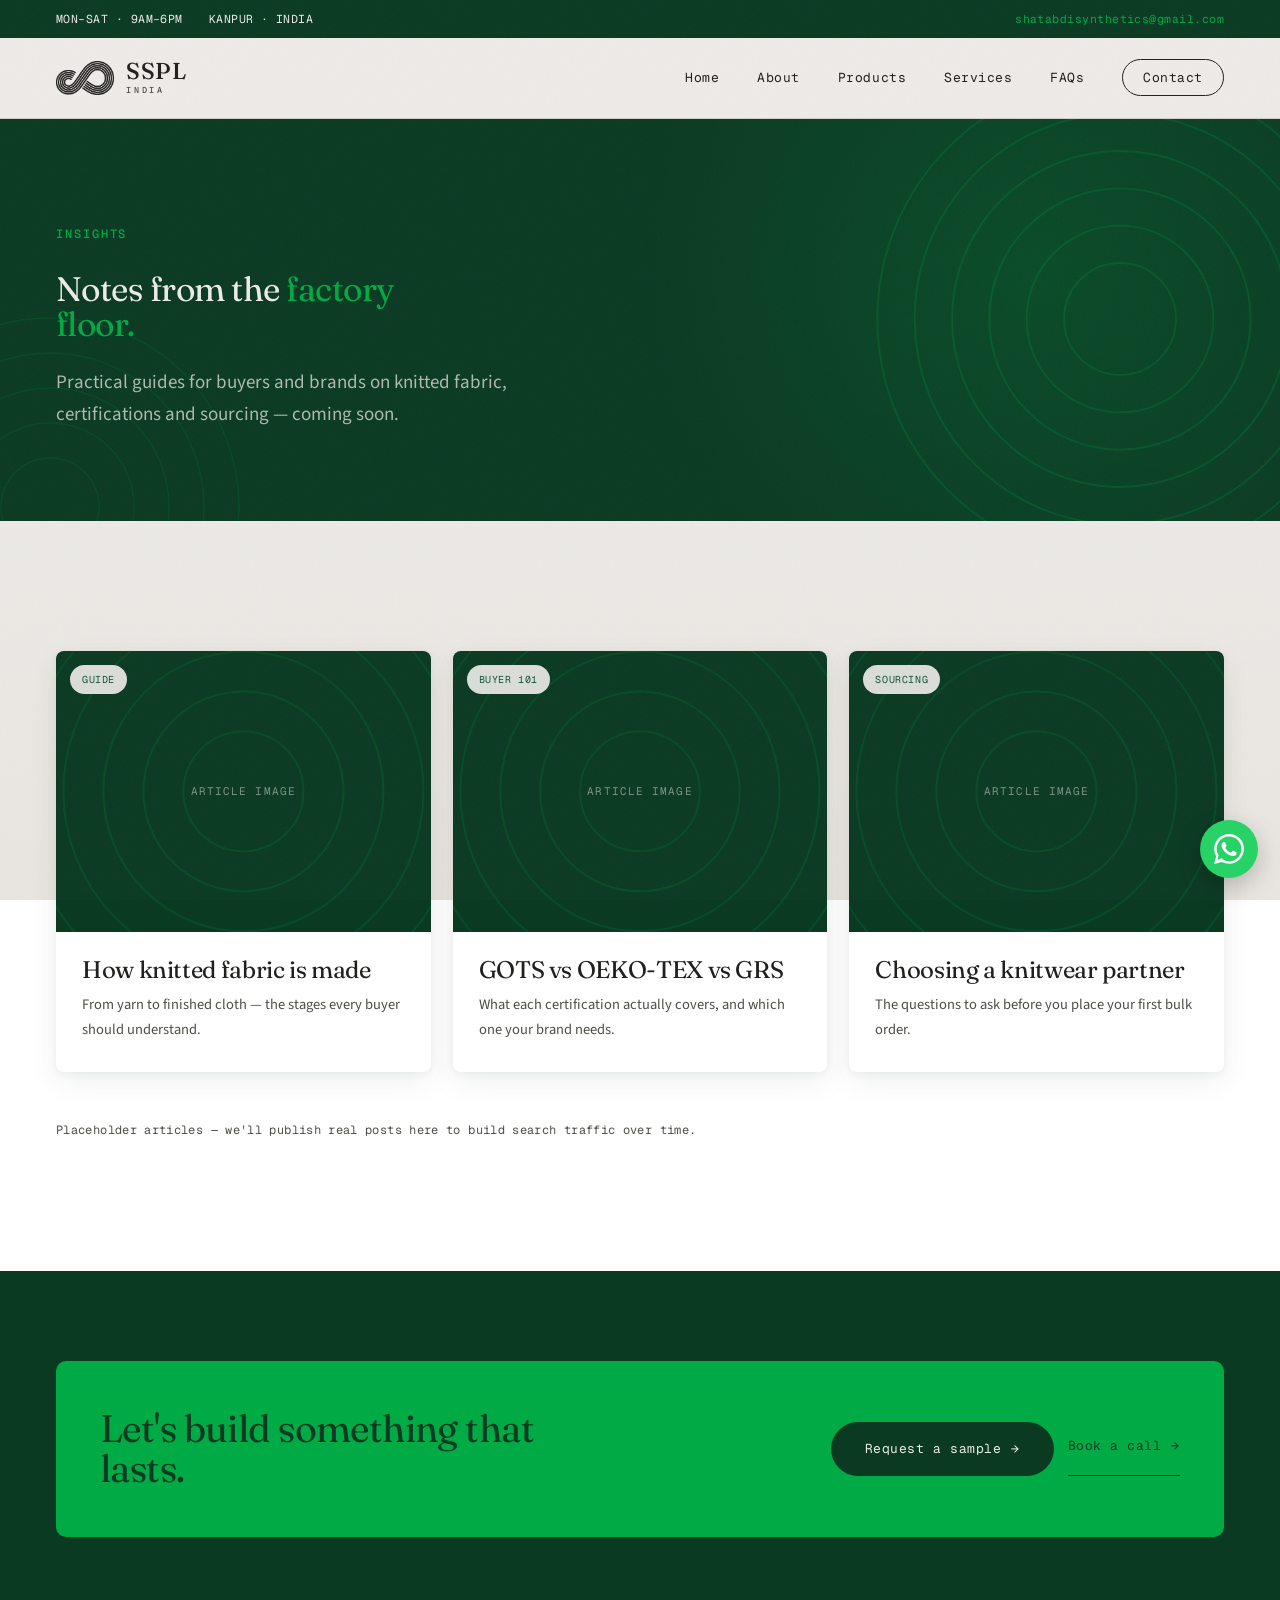
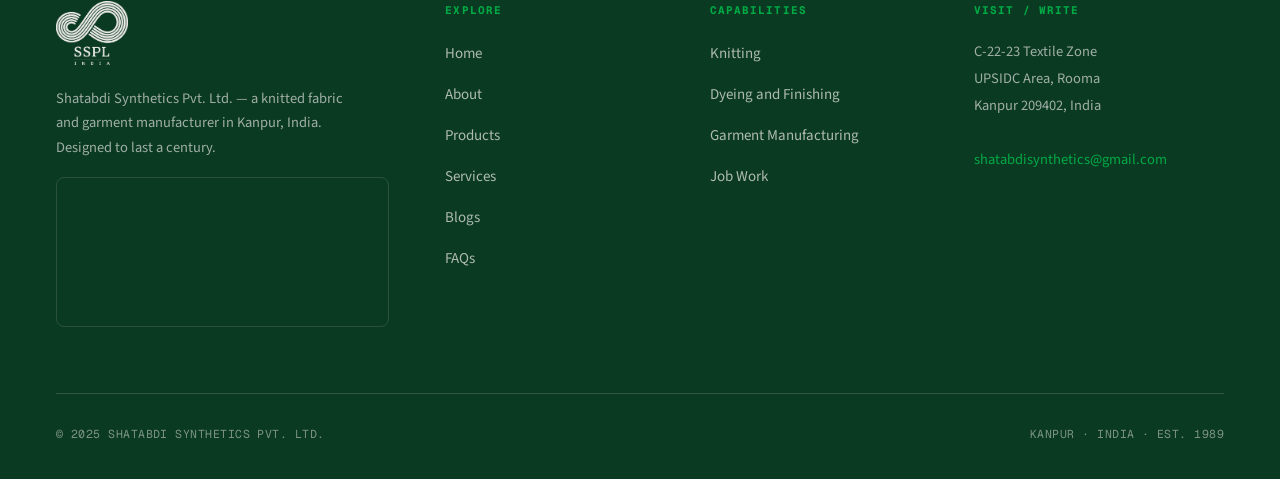
<file: blogs.html>
<!DOCTYPE html>
<html lang="en">
<head>
<meta charset="UTF-8">
<meta name="viewport" content="width=device-width, initial-scale=1.0">
<title>Insights | Knitted Fabric, Certifications and Sourcing — SSPL India</title>
<meta name="description" content="Practical guides for fashion brands and buyers on knitted fabric, garment certifications (GOTS, OEKO-TEX, GRS) and sourcing from SSPL India.">
<link rel="stylesheet" href="style.css">
</head>
<body>
  <div class="topbar"><div class="wrap">
    <div class="topbar-left"><span>MON–SAT · 9AM–6PM</span><span>KANPUR · INDIA</span></div>
    <a href="mailto:shatabdisynthetics@gmail.com">shatabdisynthetics@gmail.com</a>
  </div></div>
  <nav><div class="wrap">
    <a href="index.html" class="nav-logo"><img src="mark-dark.png" alt="SSPL India"><span class="nav-word">SSPL<small>INDIA</small></span></a>
    <div class="hamburger" onclick="toggleMenu()"><span></span><span></span><span></span></div>
    <ul class="nav-links" id="navLinks">
      <li><a href="index.html">Home</a></li>
      <li><a href="about.html">About</a></li>
      <li><a href="products.html">Products</a></li>
      <li><a href="services.html">Services</a></li>
      <li><a href="faq.html">FAQs</a></li>
      <li><a href="contact.html" class="nav-cta">Contact</a></li>
    </ul>
  </div></nav>

  <div class="page-hero"><div class="motif-fill motif"></div><div class="section-deco deco-wave deco-on-dark" data-parallax="0.18" style="left:-160px;bottom:-200px;width:420px;height:420px;opacity:.4;"></div><div class="wrap">
    <div class="eyebrow plain" style="color:var(--green)">Insights</div>
    <h1>Notes from the <em>factory floor.</em></h1>
    <p>Practical guides for buyers and brands on knitted fabric, certifications and sourcing — coming soon.</p>
  </div></div>
  <section><div class="wrap">
    <div class="prod-grid">
      <div class="prod-card"><div class="prod-img"><div class="motif-fill motif"></div><span class="prod-tag">Guide</span><span class="ph">Article image</span></div><div class="prod-body"><h3>How knitted fabric is made</h3><p>From yarn to finished cloth — the stages every buyer should understand.</p></div></div>
      <div class="prod-card"><div class="prod-img"><div class="motif-fill motif"></div><span class="prod-tag">Buyer 101</span><span class="ph">Article image</span></div><div class="prod-body"><h3>GOTS vs OEKO-TEX vs GRS</h3><p>What each certification actually covers, and which one your brand needs.</p></div></div>
      <div class="prod-card"><div class="prod-img"><div class="motif-fill motif"></div><span class="prod-tag">Sourcing</span><span class="ph">Article image</span></div><div class="prod-body"><h3>Choosing a knitwear partner</h3><p>The questions to ask before you place your first bulk order.</p></div></div>
    </div>
    <div class="proc-cta"><span class="hint">Placeholder articles — we'll publish real posts here to build search traffic over time.</span></div>
  </div></section>

  <footer><div class="wrap">
    <div class="footer-cta">
      <h3>Let's build something that lasts.</h3>
      <div class="acts">
        <a href="contact.html" class="btn btn-deep">Request a sample <span class="arr">→</span></a>
        <a href="contact.html" class="btn btn-line" style="color:var(--deep);">Book a call <span class="arr">→</span></a>
      </div>
    </div>
    <div class="footer-top">
      <div class="footer-brand">
        <img src="logo-light.png" alt="SSPL India">
        <p>Shatabdi Synthetics Pvt. Ltd. — a knitted fabric and garment manufacturer in Kanpur, India. Designed to last a century.</p>
        <iframe class="footer-map" src="https://maps.google.com/maps?q=UPSIDC+INDUSTRIAL+AREA+TEXTILE+ZONE,+ROOMA,+UTTAR+PRADESH&t=m&z=13&output=embed" loading="lazy"></iframe>
      </div>
      <div class="footer-col"><h5>Explore</h5><ul><li><a href="index.html">Home</a></li><li><a href="about.html">About</a></li><li><a href="products.html">Products</a></li><li><a href="services.html">Services</a></li><li><a href="blogs.html">Blogs</a></li><li><a href="faq.html">FAQs</a></li></ul></div>
      <div class="footer-col"><h5>Capabilities</h5><ul><li><a href="services.html">Knitting</a></li><li><a href="services.html">Dyeing and Finishing</a></li><li><a href="services.html">Garment Manufacturing</a></li><li><a href="services.html">Job Work</a></li></ul></div>
      <div class="footer-col"><h5>Visit / Write</h5><address>C-22-23 Textile Zone<br>UPSIDC Area, Rooma<br>Kanpur 209402, India<br><br><a href="mailto:shatabdisynthetics@gmail.com">shatabdisynthetics@gmail.com</a></address></div>
    </div>
    <div class="footer-bottom"><span>© 2025 SHATABDI SYNTHETICS PVT. LTD.</span><span>KANPUR · INDIA · EST. 1989</span></div>
  </div></footer>
  <a class="wa" href="https://wa.me/919305999465?text=Hi%20SSPL%2C%20I'd%20like%20to%20enquire%20about%20manufacturing." target="_blank" rel="noopener" aria-label="WhatsApp enquiry"><span class="tip">Enquire on WhatsApp</span><svg viewBox="0 0 24 24"><path d="M.057 24l1.687-6.163a11.867 11.867 0 01-1.587-5.946C.16 5.335 5.495 0 12.05 0a11.817 11.817 0 018.413 3.488 11.824 11.824 0 013.48 8.414c-.003 6.557-5.338 11.892-11.893 11.892a11.9 11.9 0 01-5.688-1.448L.057 24zm6.597-3.807c1.676.995 3.276 1.591 5.392 1.592 5.448 0 9.886-4.434 9.889-9.885.002-5.462-4.415-9.89-9.881-9.892-5.452 0-9.887 4.434-9.889 9.884a9.86 9.86 0 001.51 5.26l-.999 3.648 3.978-1.607zm11.387-5.464c-.074-.124-.272-.198-.57-.347-.297-.149-1.758-.868-2.031-.967-.272-.099-.47-.149-.669.149-.198.297-.768.967-.941 1.165-.173.198-.347.223-.644.074-.297-.149-1.255-.462-2.39-1.475-.883-.788-1.48-1.761-1.653-2.059-.173-.297-.018-.458.13-.606.134-.133.297-.347.446-.521.151-.172.2-.296.3-.495.099-.198.05-.372-.025-.521-.075-.148-.669-1.611-.916-2.206-.242-.579-.487-.501-.669-.51l-.57-.01c-.198 0-.52.074-.792.372-.272.297-1.04 1.016-1.04 2.479 0 1.462 1.065 2.875 1.213 3.074.149.198 2.096 3.2 5.077 4.487.709.306 1.262.489 1.694.626.712.226 1.36.194 1.872.118.571-.085 1.758-.719 2.006-1.413.248-.695.248-1.29.173-1.414z"/></svg></a>

  <script>
    function toggleMenu(){document.getElementById('navLinks').classList.toggle('open');}
    function toggleFaq(b){const i=b.parentElement,o=i.classList.contains('open');i.parentElement.querySelectorAll('.faq-item').forEach(x=>x.classList.remove('open'));if(!o)i.classList.add('open');}
  </script>
  <script>
  (function(){
    var reduce=window.matchMedia('(prefers-reduced-motion: reduce)').matches;
    var nav=document.querySelector('nav');
    function ns(){if(nav)nav.classList.toggle('scrolled',window.scrollY>12);}
    window.addEventListener('scroll',ns,{passive:true});ns();
    if(reduce)return;
    var sel=['.hero .eyebrow','.hero h1','.hero-sub','.hero-actions','.statcell','.sec-head','.row','.step','.media','.facts','.prod-card','.cert-card','.testi','.quote','.statement','.faq-item','.cinfo','.form-card','.page-hero .eyebrow','.page-hero h1','.page-hero p','.split > div','.cta h2','.cta p','.cta .btn','.signoff'];
    var nodes=[];sel.forEach(function(q){document.querySelectorAll(q).forEach(function(n){if(!n.classList.contains('reveal')){n.classList.add('reveal');nodes.push(n);}});});
    nodes.forEach(function(n){var s=Array.prototype.filter.call(n.parentNode.children,function(c){return c.classList.contains('reveal');});n.style.transitionDelay=(Math.min(s.indexOf(n),6)*0.08)+'s';});
    var io=new IntersectionObserver(function(es){es.forEach(function(e){if(e.isIntersecting){e.target.classList.add('in');io.unobserve(e.target);}})},{threshold:0.12,rootMargin:'0px 0px -8% 0px'});
    nodes.forEach(function(n){io.observe(n);});
    function cu(el){var to=+el.dataset.to,fr=+(el.dataset.from||0),d=1500,t0=null;function s(ts){if(!t0)t0=ts;var p=Math.min((ts-t0)/d,1),e=1-Math.pow(1-p,3);el.textContent=Math.floor(fr+(to-fr)*e);if(p<1)requestAnimationFrame(s);else el.textContent=to;}requestAnimationFrame(s);}
    var cio=new IntersectionObserver(function(es){es.forEach(function(e){if(e.isIntersecting){cu(e.target);cio.unobserve(e.target);}})},{threshold:0.6});
    document.querySelectorAll('.count').forEach(function(el){cio.observe(el);});
    var mf=document.querySelectorAll('.hero-motif, .page-hero .motif-fill');var tk=false;
    function px(){var y=window.scrollY;mf.forEach(function(m){var sc=1+Math.min(y/4000,0.08);m.style.transform='translateY('+(y*0.12)+'px) scale('+sc+')';});tk=false;}
    window.addEventListener('scroll',function(){if(!tk){requestAnimationFrame(px);tk=true;}},{passive:true});
    if(window.matchMedia('(hover:hover) and (pointer:fine)').matches){
      document.querySelectorAll('.media, .form-card, .prod-card, .facts').forEach(function(c){
        c.addEventListener('mousemove',function(ev){var r=c.getBoundingClientRect();var a=(ev.clientX-r.left)/r.width-0.5,b=(ev.clientY-r.top)/r.height-0.5;c.style.transform='perspective(1000px) rotateX('+(-b*3.5)+'deg) rotateY('+(a*3.5)+'deg) translateY(-4px)';});
        c.addEventListener('mouseleave',function(){c.style.transform='';});
      });
    }
  })();
  </script>
  <script>
  (function(){
    if(window.matchMedia('(prefers-reduced-motion: reduce)').matches) return;
    var items=[].slice.call(document.querySelectorAll('[data-parallax]'));
    if(!items.length) return;
    var ticking=false;
    function update(){
      var vh=window.innerHeight;
      for(var i=0;i<items.length;i++){
        var el=items[i], sp=parseFloat(el.getAttribute('data-parallax'))||0.12;
        var r=el.getBoundingClientRect();
        if(r.bottom<-200||r.top>vh+200) continue;
        var off=(r.top+r.height/2)-vh/2;
        el.style.transform='translate3d(0,'+(-off*sp).toFixed(1)+'px,0)';
      }
      ticking=false;
    }
    function onScroll(){ if(!ticking){ requestAnimationFrame(update); ticking=true; } }
    window.addEventListener('scroll',onScroll,{passive:true});
    window.addEventListener('resize',onScroll,{passive:true});
    update();
  })();
  </script>
</body>
</html>
</file>
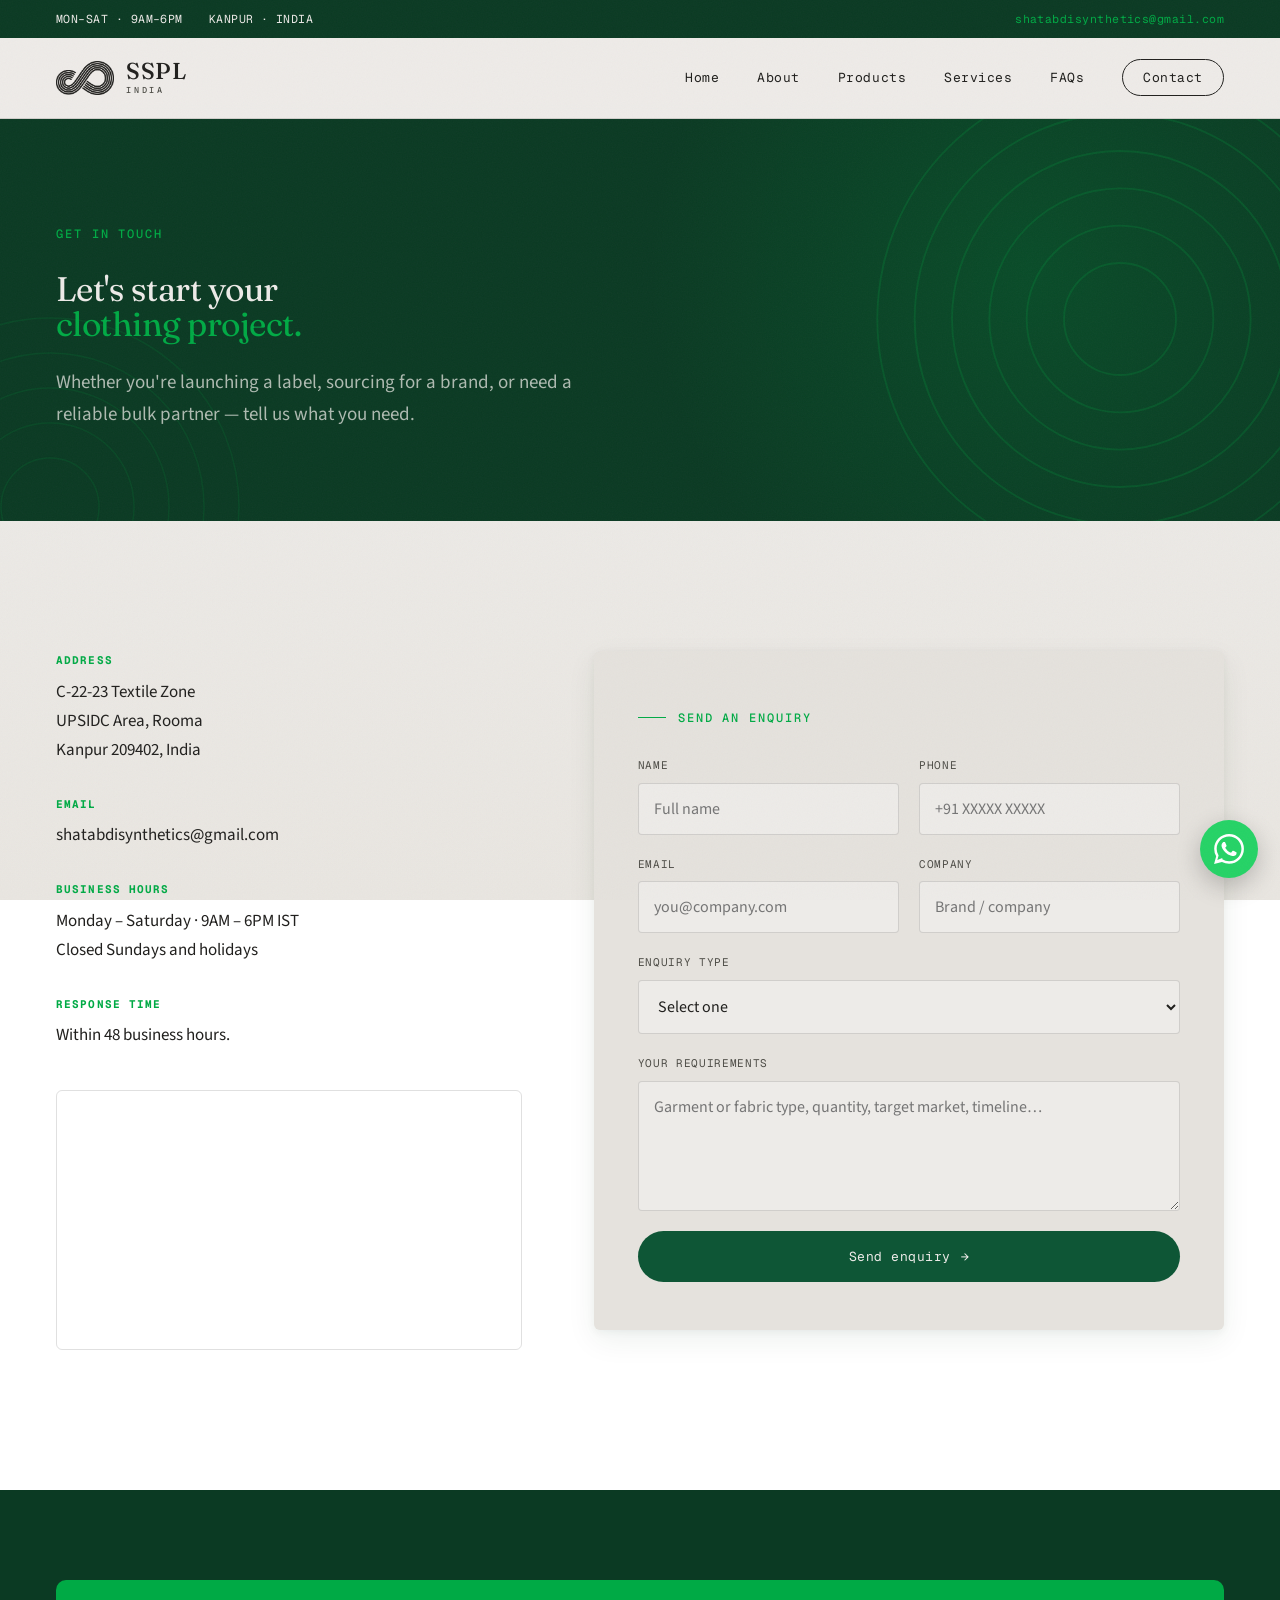
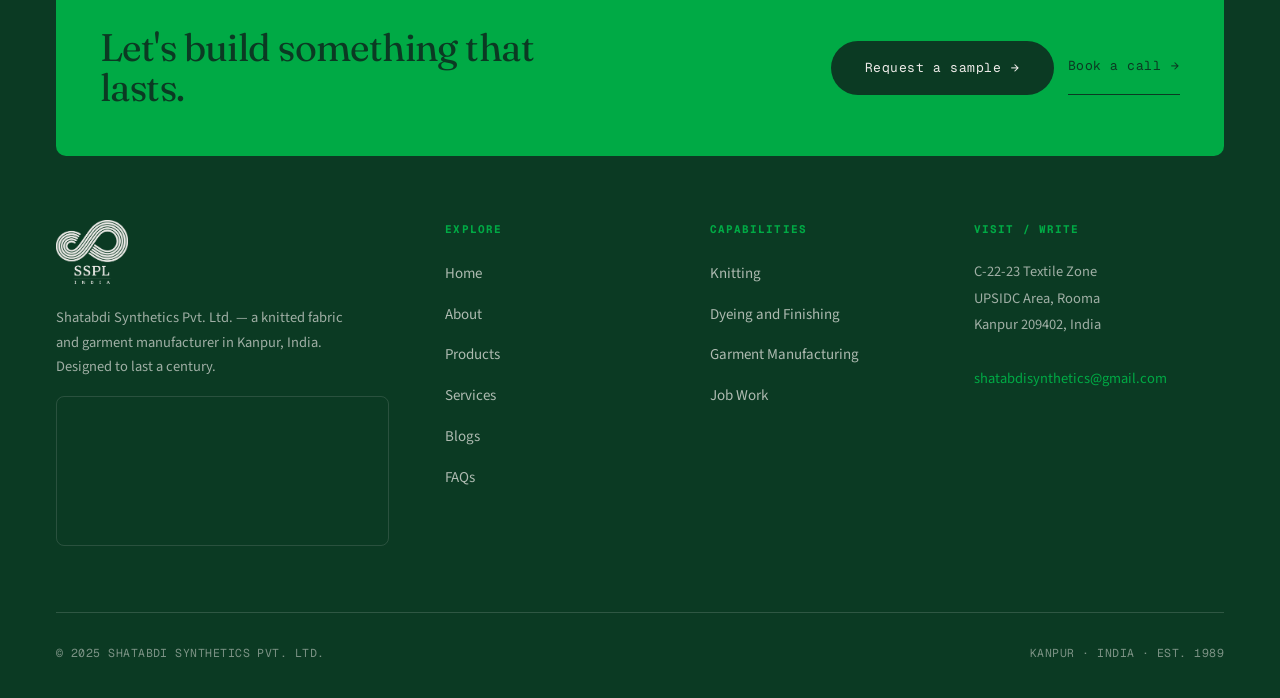
<file: contact.html>
<!DOCTYPE html>
<html lang="en">
<head>
  <meta charset="UTF-8">
  <meta name="viewport" content="width=device-width, initial-scale=1.0">
  <title>Contact SSPL India | Request a Sample or Quote — Garment Manufacturer</title>
  <meta name="description" content="Contact SSPL India for OEM, private label, knitted fabric and workwear manufacturing. Request a sample, send a tech pack or book a call. Based in Kanpur, India.">
  <link rel="stylesheet" href="style.css">
</head>
<body>
  <div class="topbar"><div class="wrap">
    <div class="topbar-left"><span>MON–SAT · 9AM–6PM</span><span>KANPUR · INDIA</span></div>
    <a href="mailto:shatabdisynthetics@gmail.com">shatabdisynthetics@gmail.com</a>
  </div></div>
  <nav><div class="wrap">
    <a href="index.html" class="nav-logo"><img src="mark-dark.png" alt="SSPL India"><span class="nav-word">SSPL<small>INDIA</small></span></a>
    <div class="hamburger" onclick="toggleMenu()"><span></span><span></span><span></span></div>
    <ul class="nav-links" id="navLinks">
      <li><a href="index.html">Home</a></li>
      <li><a href="about.html">About</a></li>
      <li><a href="products.html">Products</a></li>
      <li><a href="services.html">Services</a></li>
      <li><a href="faq.html">FAQs</a></li>
      <li><a href="contact.html" class="nav-cta" class="active">Contact</a></li>
    </ul>
  </div></nav>


  <div class="page-hero">
    <div class="motif-fill motif"></div><div class="section-deco deco-wave deco-on-dark" data-parallax="0.18" style="left:-160px;bottom:-200px;width:420px;height:420px;opacity:.4;"></div>
    <div class="wrap">
      <div class="eyebrow plain" style="color:var(--green)">Get in touch</div>
      <h1>Let's start your <em>clothing project.</em></h1>
      <p>Whether you're launching a label, sourcing for a brand, or need a reliable bulk partner — tell us what you need.</p>
    </div>
  </div>

  <section>
    <div class="wrap">
      <div class="contact-grid">
        <div>
          <div class="cinfo"><h4>Address</h4><p>C-22-23 Textile Zone<br>UPSIDC Area, Rooma<br>Kanpur 209402, India</p></div>
          <div class="cinfo"><h4>Email</h4><a href="mailto:shatabdisynthetics@gmail.com">shatabdisynthetics@gmail.com</a></div>
          <div class="cinfo"><h4>Business Hours</h4><p>Monday – Saturday · 9AM – 6PM IST<br>Closed Sundays and holidays</p></div>
          <div class="cinfo"><h4>Response Time</h4><p>Within 48 business hours.</p></div>
          <iframe class="map" src="https://maps.google.com/maps?q=UPSIDC+INDUSTRIAL+AREA+TEXTILE+ZONE,+ROOMA,+UTTAR+PRADESH&t=m&z=13&output=embed" loading="lazy"></iframe>
        </div>
        <div>
          <div class="form-card">
            <div class="eyebrow" style="margin-bottom:28px;">Send an enquiry</div>
            <div class="fgrid" id="contactForm">
              <div class="fg"><label>Name</label><input id="name" type="text" placeholder="Full name"></div>
              <div class="fg"><label>Phone</label><input id="phone" type="tel" placeholder="+91 XXXXX XXXXX"></div>
              <div class="fg"><label>Email</label><input id="email" type="email" placeholder="you@company.com"></div>
              <div class="fg"><label>Company</label><input id="company" type="text" placeholder="Brand / company"></div>
              <div class="fg full"><label>Enquiry type</label><select id="subject">
                <option value="" disabled selected>Select one</option>
                <option>OEM / Bulk Manufacturing</option><option>Private Label and Branding</option><option>Fabric / Job Work</option><option>Workwear / Uniforms</option><option>Sample Request</option><option>Export Enquiry</option><option>Other</option>
              </select></div>
              <div class="fg full"><label>Your requirements</label><textarea id="message" placeholder="Garment or fabric type, quantity, target market, timeline…"></textarea></div>
              <div class="fg full"><button class="btn btn-fill" style="justify-content:center;width:100%;padding:17px;" onclick="handleSubmit(event)">Send enquiry <span class="arr">→</span></button></div>
            </div>
            <div class="form-ok" id="formOk">✓ &nbsp;Received. Our team will reach out within 48 business hours.</div>
          </div>
        </div>
      </div>
    </div>
  </section>
  <footer><div class="wrap">
    <div class="footer-cta">
      <h3>Let's build something that lasts.</h3>
      <div class="acts">
        <a href="contact.html" class="btn btn-deep">Request a sample <span class="arr">→</span></a>
        <a href="contact.html" class="btn btn-line" style="color:var(--deep);">Book a call <span class="arr">→</span></a>
      </div>
    </div>
    <div class="footer-top">
      <div class="footer-brand">
        <img src="logo-light.png" alt="SSPL India">
        <p>Shatabdi Synthetics Pvt. Ltd. — a knitted fabric and garment manufacturer in Kanpur, India. Designed to last a century.</p>
        <iframe class="footer-map" src="https://maps.google.com/maps?q=UPSIDC+INDUSTRIAL+AREA+TEXTILE+ZONE,+ROOMA,+UTTAR+PRADESH&t=m&z=13&output=embed" loading="lazy"></iframe>
      </div>
      <div class="footer-col"><h5>Explore</h5><ul><li><a href="index.html">Home</a></li><li><a href="about.html">About</a></li><li><a href="products.html">Products</a></li><li><a href="services.html">Services</a></li><li><a href="blogs.html">Blogs</a></li><li><a href="faq.html">FAQs</a></li></ul></div>
      <div class="footer-col"><h5>Capabilities</h5><ul><li><a href="services.html">Knitting</a></li><li><a href="services.html">Dyeing and Finishing</a></li><li><a href="services.html">Garment Manufacturing</a></li><li><a href="services.html">Job Work</a></li></ul></div>
      <div class="footer-col"><h5>Visit / Write</h5><address>C-22-23 Textile Zone<br>UPSIDC Area, Rooma<br>Kanpur 209402, India<br><br><a href="mailto:shatabdisynthetics@gmail.com">shatabdisynthetics@gmail.com</a></address></div>
    </div>
    <div class="footer-bottom"><span>© 2025 SHATABDI SYNTHETICS PVT. LTD.</span><span>KANPUR · INDIA · EST. 1989</span></div>
  </div></footer>
  <a class="wa" href="https://wa.me/919305999465?text=Hi%20SSPL%2C%20I'd%20like%20to%20enquire%20about%20manufacturing." target="_blank" rel="noopener" aria-label="WhatsApp enquiry"><span class="tip">Enquire on WhatsApp</span><svg viewBox="0 0 24 24"><path d="M.057 24l1.687-6.163a11.867 11.867 0 01-1.587-5.946C.16 5.335 5.495 0 12.05 0a11.817 11.817 0 018.413 3.488 11.824 11.824 0 013.48 8.414c-.003 6.557-5.338 11.892-11.893 11.892a11.9 11.9 0 01-5.688-1.448L.057 24zm6.597-3.807c1.676.995 3.276 1.591 5.392 1.592 5.448 0 9.886-4.434 9.889-9.885.002-5.462-4.415-9.89-9.881-9.892-5.452 0-9.887 4.434-9.889 9.884a9.86 9.86 0 001.51 5.26l-.999 3.648 3.978-1.607zm11.387-5.464c-.074-.124-.272-.198-.57-.347-.297-.149-1.758-.868-2.031-.967-.272-.099-.47-.149-.669.149-.198.297-.768.967-.941 1.165-.173.198-.347.223-.644.074-.297-.149-1.255-.462-2.39-1.475-.883-.788-1.48-1.761-1.653-2.059-.173-.297-.018-.458.13-.606.134-.133.297-.347.446-.521.151-.172.2-.296.3-.495.099-.198.05-.372-.025-.521-.075-.148-.669-1.611-.916-2.206-.242-.579-.487-.501-.669-.51l-.57-.01c-.198 0-.52.074-.792.372-.272.297-1.04 1.016-1.04 2.479 0 1.462 1.065 2.875 1.213 3.074.149.198 2.096 3.2 5.077 4.487.709.306 1.262.489 1.694.626.712.226 1.36.194 1.872.118.571-.085 1.758-.719 2.006-1.413.248-.695.248-1.29.173-1.414z"/></svg></a>

  <script>
    function handleSubmit(e){e.preventDefault();var f=['name','phone','email','company','subject','message'];for(var i=0;i<f.length;i++){if(!document.getElementById(f[i]).value.trim()){alert('Please fill in all fields.');return;}}document.getElementById('contactForm').style.cssText='opacity:.4;pointer-events:none';document.getElementById('formOk').style.display='block';}
  </script>
  <script>
    function toggleMenu(){document.getElementById('navLinks').classList.toggle('open');}
    function toggleFaq(b){const i=b.parentElement,o=i.classList.contains('open');i.parentElement.querySelectorAll('.faq-item').forEach(x=>x.classList.remove('open'));if(!o)i.classList.add('open');}
  </script>
  <script>
  (function(){
    var reduce=window.matchMedia('(prefers-reduced-motion: reduce)').matches;
    var nav=document.querySelector('nav');
    function ns(){if(nav)nav.classList.toggle('scrolled',window.scrollY>12);}
    window.addEventListener('scroll',ns,{passive:true});ns();
    if(reduce)return;
    var sel=['.hero .eyebrow','.hero h1','.hero-sub','.hero-actions','.statcell','.sec-head','.row','.step','.media','.facts','.prod-card','.cert-card','.testi','.quote','.statement','.faq-item','.cinfo','.form-card','.page-hero .eyebrow','.page-hero h1','.page-hero p','.split > div','.cta h2','.cta p','.cta .btn','.signoff'];
    var nodes=[];sel.forEach(function(q){document.querySelectorAll(q).forEach(function(n){if(!n.classList.contains('reveal')){n.classList.add('reveal');nodes.push(n);}});});
    nodes.forEach(function(n){var s=Array.prototype.filter.call(n.parentNode.children,function(c){return c.classList.contains('reveal');});n.style.transitionDelay=(Math.min(s.indexOf(n),6)*0.08)+'s';});
    var io=new IntersectionObserver(function(es){es.forEach(function(e){if(e.isIntersecting){e.target.classList.add('in');io.unobserve(e.target);}})},{threshold:0.12,rootMargin:'0px 0px -8% 0px'});
    nodes.forEach(function(n){io.observe(n);});
    function cu(el){var to=+el.dataset.to,fr=+(el.dataset.from||0),d=1500,t0=null;function s(ts){if(!t0)t0=ts;var p=Math.min((ts-t0)/d,1),e=1-Math.pow(1-p,3);el.textContent=Math.floor(fr+(to-fr)*e);if(p<1)requestAnimationFrame(s);else el.textContent=to;}requestAnimationFrame(s);}
    var cio=new IntersectionObserver(function(es){es.forEach(function(e){if(e.isIntersecting){cu(e.target);cio.unobserve(e.target);}})},{threshold:0.6});
    document.querySelectorAll('.count').forEach(function(el){cio.observe(el);});
    var mf=document.querySelectorAll('.hero-motif, .page-hero .motif-fill');var tk=false;
    function px(){var y=window.scrollY;mf.forEach(function(m){var sc=1+Math.min(y/4000,0.08);m.style.transform='translateY('+(y*0.12)+'px) scale('+sc+')';});tk=false;}
    window.addEventListener('scroll',function(){if(!tk){requestAnimationFrame(px);tk=true;}},{passive:true});
    if(window.matchMedia('(hover:hover) and (pointer:fine)').matches){
      document.querySelectorAll('.media, .form-card, .prod-card, .facts').forEach(function(c){
        c.addEventListener('mousemove',function(ev){var r=c.getBoundingClientRect();var a=(ev.clientX-r.left)/r.width-0.5,b=(ev.clientY-r.top)/r.height-0.5;c.style.transform='perspective(1000px) rotateX('+(-b*3.5)+'deg) rotateY('+(a*3.5)+'deg) translateY(-4px)';});
        c.addEventListener('mouseleave',function(){c.style.transform='';});
      });
    }
  })();
  </script>
  <script>
  (function(){
    if(window.matchMedia('(prefers-reduced-motion: reduce)').matches) return;
    var items=[].slice.call(document.querySelectorAll('[data-parallax]'));
    if(!items.length) return;
    var ticking=false;
    function update(){
      var vh=window.innerHeight;
      for(var i=0;i<items.length;i++){
        var el=items[i], sp=parseFloat(el.getAttribute('data-parallax'))||0.12;
        var r=el.getBoundingClientRect();
        if(r.bottom<-200||r.top>vh+200) continue;
        var off=(r.top+r.height/2)-vh/2;
        el.style.transform='translate3d(0,'+(-off*sp).toFixed(1)+'px,0)';
      }
      ticking=false;
    }
    function onScroll(){ if(!ticking){ requestAnimationFrame(update); ticking=true; } }
    window.addEventListener('scroll',onScroll,{passive:true});
    window.addEventListener('resize',onScroll,{passive:true});
    update();
  })();
  </script>
</body>
</html>
</file>
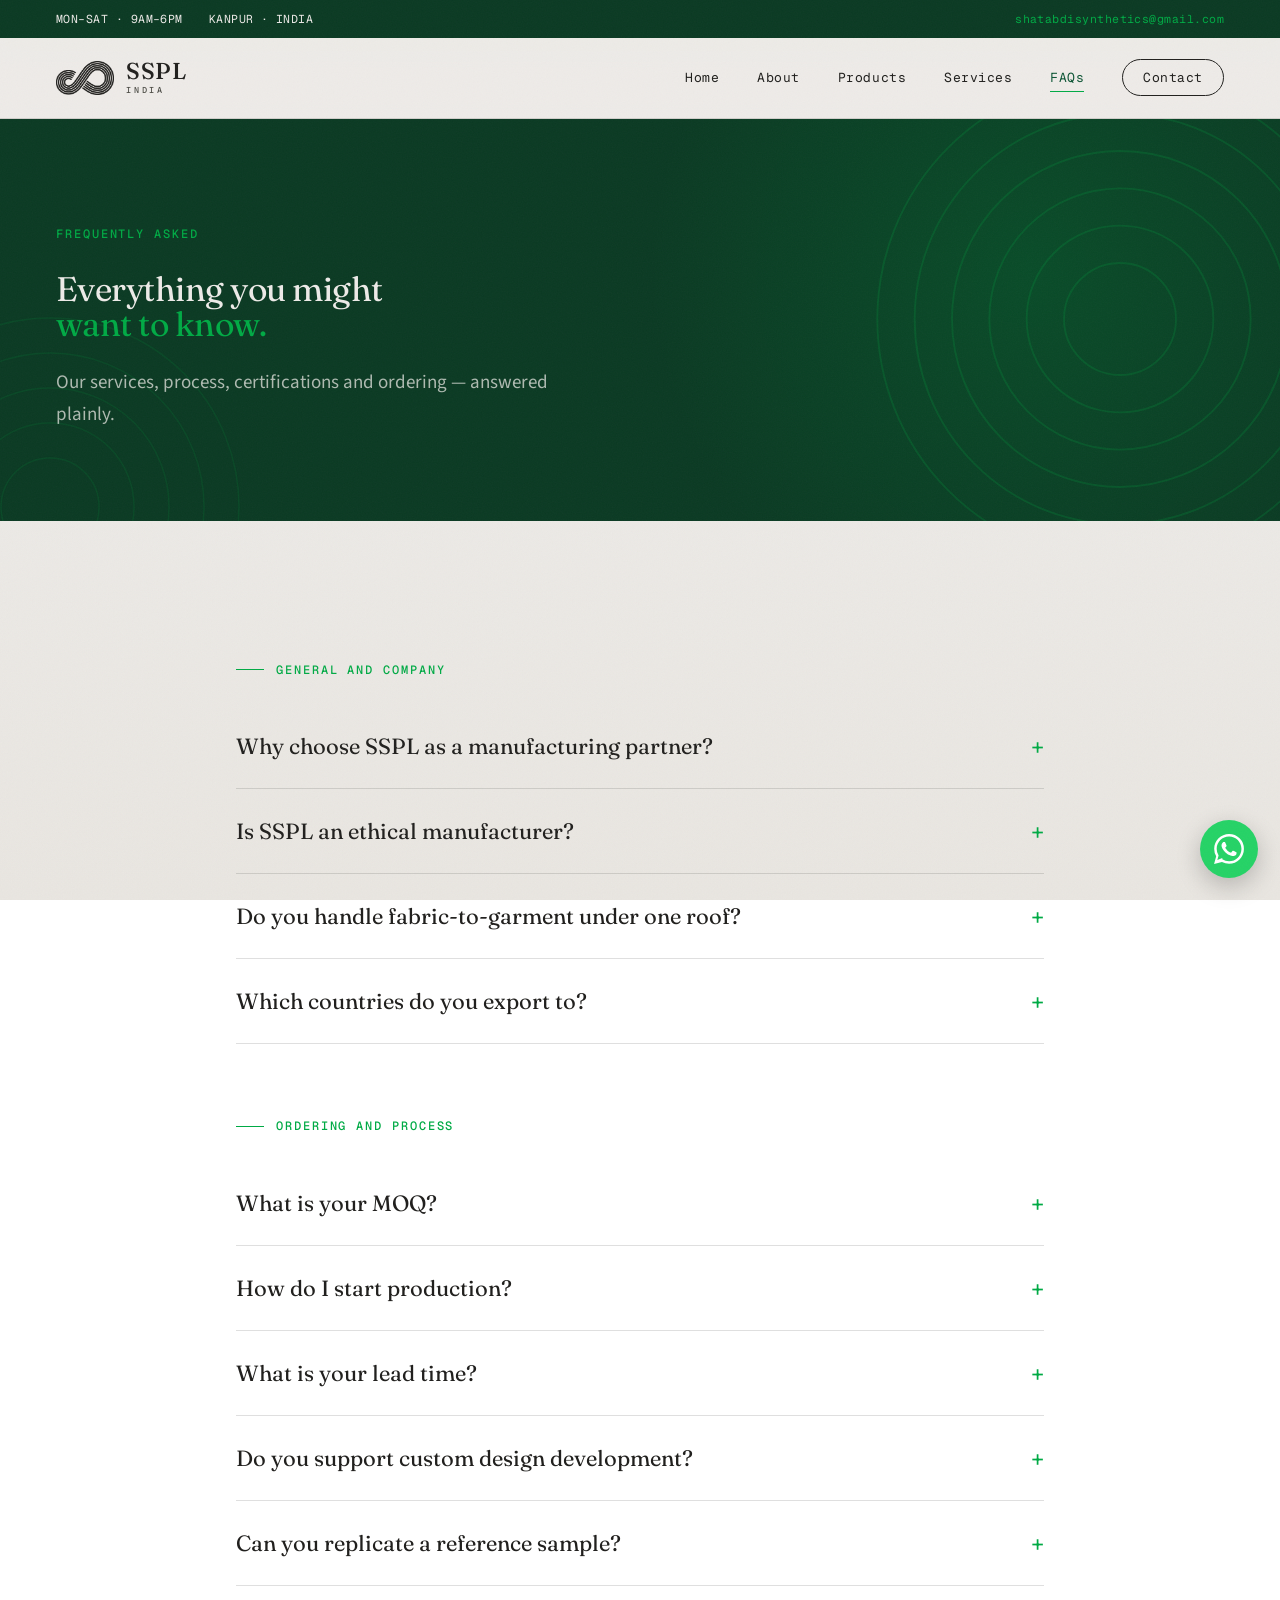
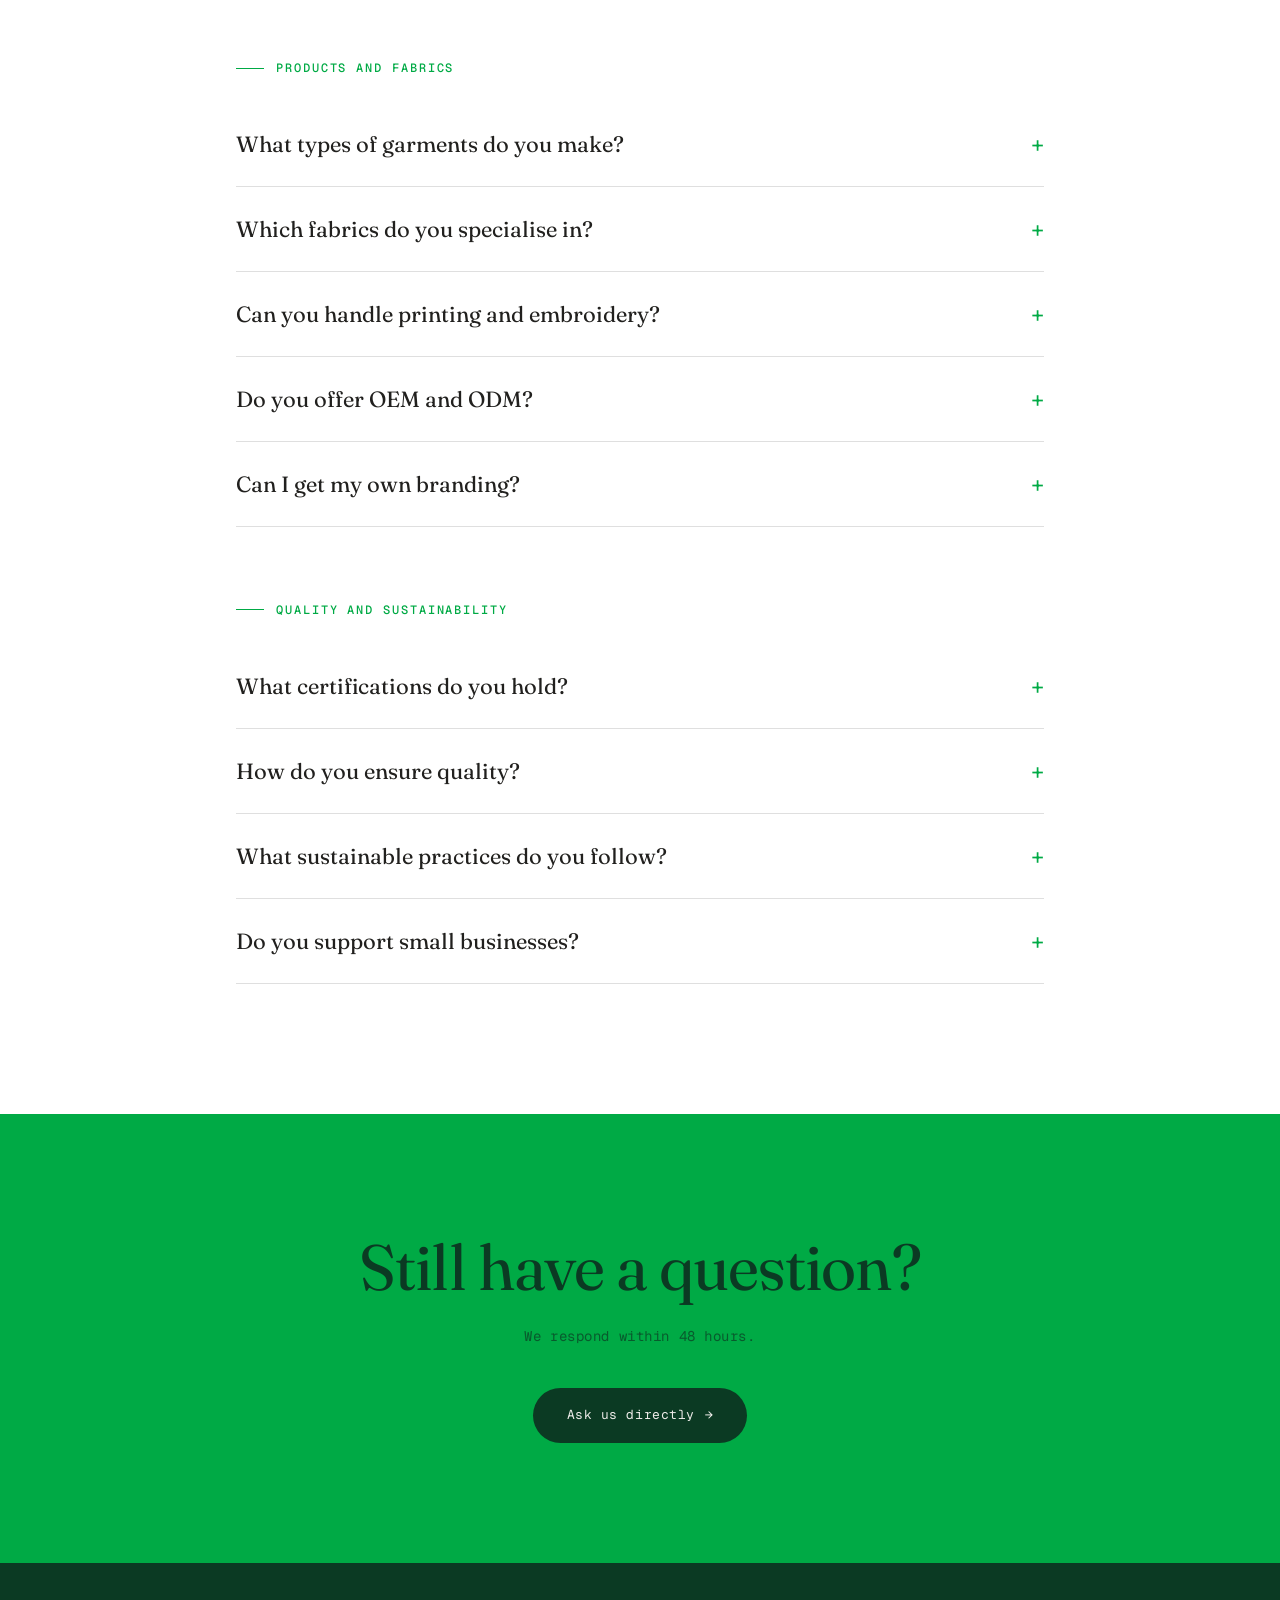
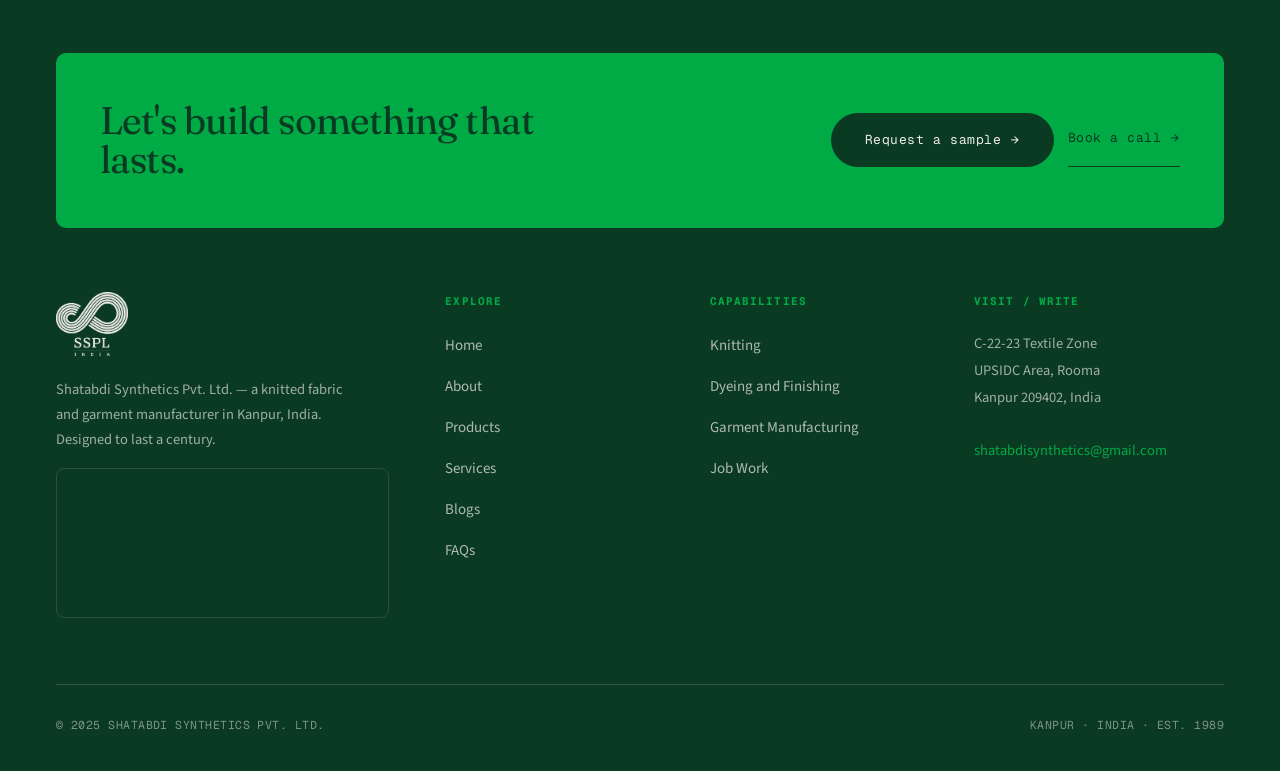
<file: faq.html>
<!DOCTYPE html>
<html lang="en">
<head>
  <meta charset="UTF-8">
  <meta name="viewport" content="width=device-width, initial-scale=1.0">
  <title>FAQs | MOQ, Lead Times and Certifications — SSPL India</title>
  <meta name="description" content="Answers on MOQ, lead times, certifications, OEM, private label, fabrics and sustainability from SSPL India, a knitted garment manufacturer in Kanpur, India.">
  <link rel="stylesheet" href="style.css">
</head>
<body>
  <div class="topbar"><div class="wrap">
    <div class="topbar-left"><span>MON–SAT · 9AM–6PM</span><span>KANPUR · INDIA</span></div>
    <a href="mailto:shatabdisynthetics@gmail.com">shatabdisynthetics@gmail.com</a>
  </div></div>
  <nav><div class="wrap">
    <a href="index.html" class="nav-logo"><img src="mark-dark.png" alt="SSPL India"><span class="nav-word">SSPL<small>INDIA</small></span></a>
    <div class="hamburger" onclick="toggleMenu()"><span></span><span></span><span></span></div>
    <ul class="nav-links" id="navLinks">
      <li><a href="index.html">Home</a></li>
      <li><a href="about.html">About</a></li>
      <li><a href="products.html">Products</a></li>
      <li><a href="services.html">Services</a></li>
      <li><a href="faq.html" class="active">FAQs</a></li>
      <li><a href="contact.html" class="nav-cta">Contact</a></li>
    </ul>
  </div></nav>


  <div class="page-hero">
    <div class="motif-fill motif"></div><div class="section-deco deco-wave deco-on-dark" data-parallax="0.18" style="left:-160px;bottom:-200px;width:420px;height:420px;opacity:.4;"></div>
    <div class="wrap">
      <div class="eyebrow plain" style="color:var(--green)">Frequently Asked</div>
      <h1>Everything you might <em>want to know.</em></h1>
      <p>Our services, process, certifications and ordering — answered plainly.</p>
    </div>
  </div>

  <section>
    <div class="wrap" style="max-width:920px;">
      <div class="eyebrow" style="margin-bottom:24px;">General and Company</div>
      <div style="margin-bottom:64px;">
        <div class="faq-item"><button class="faq-q" onclick="toggleFaq(this)">Why choose SSPL as a manufacturing partner?<span class="ic">+</span></button><div class="faq-a">We are a vertically integrated manufacturer with in-house knitting, dyeing, finishing and garmenting — delivering export-quality output at competitive pricing across 20+ countries.</div></div>
        <div class="faq-item"><button class="faq-q" onclick="toggleFaq(this)">Is SSPL an ethical manufacturer?<span class="ic">+</span></button><div class="faq-a">Yes. We follow SMETA-compliant labour practices, fair wages and SA8000 standards, with annual audits of our operations.</div></div>
        <div class="faq-item"><button class="faq-q" onclick="toggleFaq(this)">Do you handle fabric-to-garment under one roof?<span class="ic">+</span></button><div class="faq-a">We control every stage — yarn sourcing, knitting, dyeing, cutting, stitching and finishing — which reduces lead times by up to 30%.</div></div>
        <div class="faq-item"><button class="faq-q" onclick="toggleFaq(this)">Which countries do you export to?<span class="ic">+</span></button><div class="faq-a">USA, UK, Germany, Australia, UAE and 15+ others, all to EU/USA compliance standards.</div></div>
      </div>

      <div class="eyebrow" style="margin-bottom:24px;">Ordering and Process</div>
      <div style="margin-bottom:64px;">
        <div class="faq-item"><button class="faq-q" onclick="toggleFaq(this)">What is your MOQ?<span class="ic">+</span></button><div class="faq-a">1,000 pieces for standard knit orders; 500 pieces for startups via our Launchpad Program. Flexible solutions for every scale.</div></div>
        <div class="faq-item"><button class="faq-q" onclick="toggleFaq(this)">How do I start production?<span class="ic">+</span></button><div class="faq-a">Share designs or a tech pack → receive a quote and prototype → approve the sample and pay a deposit → bulk production begins.</div></div>
        <div class="faq-item"><button class="faq-q" onclick="toggleFaq(this)">What is your lead time?<span class="ic">+</span></button><div class="faq-a">45–60 days FOB as standard, with expedited 40-day production for urgent orders above 3,000 units.</div></div>
        <div class="faq-item"><button class="faq-q" onclick="toggleFaq(this)">Do you support custom design development?<span class="ic">+</span></button><div class="faq-a">Yes — share sketches or designs and we aim to send a sample within 15 business days of brief confirmation.</div></div>
        <div class="faq-item"><button class="faq-q" onclick="toggleFaq(this)">Can you replicate a reference sample?<span class="ic">+</span></button><div class="faq-a">Yes. Share a physical sample and we create the tech pack, reverse-engineering fabric and stitching as needed.</div></div>
      </div>

      <div class="eyebrow" style="margin-bottom:24px;">Products and Fabrics</div>
      <div style="margin-bottom:64px;">
        <div class="faq-item"><button class="faq-q" onclick="toggleFaq(this)">What types of garments do you make?<span class="ic">+</span></button><div class="faq-a">Knitted garments — t-shirts, leggings, loungewear and more for men, women and kids — plus workwear for industrial, security, logistics, hospitality and healthcare.</div></div>
        <div class="faq-item"><button class="faq-q" onclick="toggleFaq(this)">Which fabrics do you specialise in?<span class="ic">+</span></button><div class="faq-a">Natural (cotton, linen) and synthetic (polycotton, polyester) fabrics, plus sustainable options like GRS-certified recycled PET. Knits include interlock, jersey, pique, rib and fleece.</div></div>
        <div class="faq-item"><button class="faq-q" onclick="toggleFaq(this)">Can you handle printing and embroidery?<span class="ic">+</span></button><div class="faq-a">Yes — screen printing, sublimation, embroidery and sustainable digital printing for high-value apparel.</div></div>
        <div class="faq-item"><button class="faq-q" onclick="toggleFaq(this)">Do you offer OEM and ODM?<span class="ic">+</span></button><div class="faq-a">Both — OEM (your design) and ODM (our design and in-house development support) for domestic and global brands.</div></div>
        <div class="faq-item"><button class="faq-q" onclick="toggleFaq(this)">Can I get my own branding?<span class="ic">+</span></button><div class="faq-a">Yes — full private label including design development, labelling and custom packaging in your brand's identity.</div></div>
      </div>

      <div class="eyebrow" style="margin-bottom:24px;">Quality and Sustainability</div>
      <div>
        <div class="faq-item"><button class="faq-q" onclick="toggleFaq(this)">What certifications do you hold?<span class="ic">+</span></button><div class="faq-a">GRS, Textile Exchange and OEKO-TEX, ensuring international compliance. Our QC labs meet EU/USA market standards.</div></div>
        <div class="faq-item"><button class="faq-q" onclick="toggleFaq(this)">How do you ensure quality?<span class="ic">+</span></button><div class="faq-a">A 6-stage QC process — pre-production checks, in-line monitoring and final inspection — before anything is dispatched.</div></div>
        <div class="faq-item"><button class="faq-q" onclick="toggleFaq(this)">What sustainable practices do you follow?<span class="ic">+</span></button><div class="faq-a">Zero-liquid-discharge dyeing via ETP/CETP SOPs, GRS-certified recycled fabrics and biodegradable packaging.</div></div>
        <div class="faq-item"><button class="faq-q" onclick="toggleFaq(this)">Do you support small businesses?<span class="ic">+</span></button><div class="faq-a">Yes — low-MOQ orders from 500 pieces through our Launchpad Program for emerging brands.</div></div>
      </div>
    </div>
  </section>

  <section class="cta">
    <div class="wrap"><h2>Still have a <em>question?</em></h2><p>We respond within 48 hours.</p><a href="contact.html" class="btn btn-deep">Ask us directly <span class="arr">→</span></a></div>
  </section>
  <footer><div class="wrap">
    <div class="footer-cta">
      <h3>Let's build something that lasts.</h3>
      <div class="acts">
        <a href="contact.html" class="btn btn-deep">Request a sample <span class="arr">→</span></a>
        <a href="contact.html" class="btn btn-line" style="color:var(--deep);">Book a call <span class="arr">→</span></a>
      </div>
    </div>
    <div class="footer-top">
      <div class="footer-brand">
        <img src="logo-light.png" alt="SSPL India">
        <p>Shatabdi Synthetics Pvt. Ltd. — a knitted fabric and garment manufacturer in Kanpur, India. Designed to last a century.</p>
        <iframe class="footer-map" src="https://maps.google.com/maps?q=UPSIDC+INDUSTRIAL+AREA+TEXTILE+ZONE,+ROOMA,+UTTAR+PRADESH&t=m&z=13&output=embed" loading="lazy"></iframe>
      </div>
      <div class="footer-col"><h5>Explore</h5><ul><li><a href="index.html">Home</a></li><li><a href="about.html">About</a></li><li><a href="products.html">Products</a></li><li><a href="services.html">Services</a></li><li><a href="blogs.html">Blogs</a></li><li><a href="faq.html">FAQs</a></li></ul></div>
      <div class="footer-col"><h5>Capabilities</h5><ul><li><a href="services.html">Knitting</a></li><li><a href="services.html">Dyeing and Finishing</a></li><li><a href="services.html">Garment Manufacturing</a></li><li><a href="services.html">Job Work</a></li></ul></div>
      <div class="footer-col"><h5>Visit / Write</h5><address>C-22-23 Textile Zone<br>UPSIDC Area, Rooma<br>Kanpur 209402, India<br><br><a href="mailto:shatabdisynthetics@gmail.com">shatabdisynthetics@gmail.com</a></address></div>
    </div>
    <div class="footer-bottom"><span>© 2025 SHATABDI SYNTHETICS PVT. LTD.</span><span>KANPUR · INDIA · EST. 1989</span></div>
  </div></footer>
  <a class="wa" href="https://wa.me/919305999465?text=Hi%20SSPL%2C%20I'd%20like%20to%20enquire%20about%20manufacturing." target="_blank" rel="noopener" aria-label="WhatsApp enquiry"><span class="tip">Enquire on WhatsApp</span><svg viewBox="0 0 24 24"><path d="M.057 24l1.687-6.163a11.867 11.867 0 01-1.587-5.946C.16 5.335 5.495 0 12.05 0a11.817 11.817 0 018.413 3.488 11.824 11.824 0 013.48 8.414c-.003 6.557-5.338 11.892-11.893 11.892a11.9 11.9 0 01-5.688-1.448L.057 24zm6.597-3.807c1.676.995 3.276 1.591 5.392 1.592 5.448 0 9.886-4.434 9.889-9.885.002-5.462-4.415-9.89-9.881-9.892-5.452 0-9.887 4.434-9.889 9.884a9.86 9.86 0 001.51 5.26l-.999 3.648 3.978-1.607zm11.387-5.464c-.074-.124-.272-.198-.57-.347-.297-.149-1.758-.868-2.031-.967-.272-.099-.47-.149-.669.149-.198.297-.768.967-.941 1.165-.173.198-.347.223-.644.074-.297-.149-1.255-.462-2.39-1.475-.883-.788-1.48-1.761-1.653-2.059-.173-.297-.018-.458.13-.606.134-.133.297-.347.446-.521.151-.172.2-.296.3-.495.099-.198.05-.372-.025-.521-.075-.148-.669-1.611-.916-2.206-.242-.579-.487-.501-.669-.51l-.57-.01c-.198 0-.52.074-.792.372-.272.297-1.04 1.016-1.04 2.479 0 1.462 1.065 2.875 1.213 3.074.149.198 2.096 3.2 5.077 4.487.709.306 1.262.489 1.694.626.712.226 1.36.194 1.872.118.571-.085 1.758-.719 2.006-1.413.248-.695.248-1.29.173-1.414z"/></svg></a>

  <script>
    function toggleMenu(){document.getElementById('navLinks').classList.toggle('open');}
    function toggleFaq(b){const i=b.parentElement,o=i.classList.contains('open');i.parentElement.querySelectorAll('.faq-item').forEach(x=>x.classList.remove('open'));if(!o)i.classList.add('open');}
  </script>
  <script>
  (function(){
    var reduce=window.matchMedia('(prefers-reduced-motion: reduce)').matches;
    var nav=document.querySelector('nav');
    function ns(){if(nav)nav.classList.toggle('scrolled',window.scrollY>12);}
    window.addEventListener('scroll',ns,{passive:true});ns();
    if(reduce)return;
    var sel=['.hero .eyebrow','.hero h1','.hero-sub','.hero-actions','.statcell','.sec-head','.row','.step','.media','.facts','.prod-card','.cert-card','.testi','.quote','.statement','.faq-item','.cinfo','.form-card','.page-hero .eyebrow','.page-hero h1','.page-hero p','.split > div','.cta h2','.cta p','.cta .btn','.signoff'];
    var nodes=[];sel.forEach(function(q){document.querySelectorAll(q).forEach(function(n){if(!n.classList.contains('reveal')){n.classList.add('reveal');nodes.push(n);}});});
    nodes.forEach(function(n){var s=Array.prototype.filter.call(n.parentNode.children,function(c){return c.classList.contains('reveal');});n.style.transitionDelay=(Math.min(s.indexOf(n),6)*0.08)+'s';});
    var io=new IntersectionObserver(function(es){es.forEach(function(e){if(e.isIntersecting){e.target.classList.add('in');io.unobserve(e.target);}})},{threshold:0.12,rootMargin:'0px 0px -8% 0px'});
    nodes.forEach(function(n){io.observe(n);});
    function cu(el){var to=+el.dataset.to,fr=+(el.dataset.from||0),d=1500,t0=null;function s(ts){if(!t0)t0=ts;var p=Math.min((ts-t0)/d,1),e=1-Math.pow(1-p,3);el.textContent=Math.floor(fr+(to-fr)*e);if(p<1)requestAnimationFrame(s);else el.textContent=to;}requestAnimationFrame(s);}
    var cio=new IntersectionObserver(function(es){es.forEach(function(e){if(e.isIntersecting){cu(e.target);cio.unobserve(e.target);}})},{threshold:0.6});
    document.querySelectorAll('.count').forEach(function(el){cio.observe(el);});
    var mf=document.querySelectorAll('.hero-motif, .page-hero .motif-fill');var tk=false;
    function px(){var y=window.scrollY;mf.forEach(function(m){var sc=1+Math.min(y/4000,0.08);m.style.transform='translateY('+(y*0.12)+'px) scale('+sc+')';});tk=false;}
    window.addEventListener('scroll',function(){if(!tk){requestAnimationFrame(px);tk=true;}},{passive:true});
    if(window.matchMedia('(hover:hover) and (pointer:fine)').matches){
      document.querySelectorAll('.media, .form-card, .prod-card, .facts').forEach(function(c){
        c.addEventListener('mousemove',function(ev){var r=c.getBoundingClientRect();var a=(ev.clientX-r.left)/r.width-0.5,b=(ev.clientY-r.top)/r.height-0.5;c.style.transform='perspective(1000px) rotateX('+(-b*3.5)+'deg) rotateY('+(a*3.5)+'deg) translateY(-4px)';});
        c.addEventListener('mouseleave',function(){c.style.transform='';});
      });
    }
  })();
  </script>
  <script>
  (function(){
    if(window.matchMedia('(prefers-reduced-motion: reduce)').matches) return;
    var items=[].slice.call(document.querySelectorAll('[data-parallax]'));
    if(!items.length) return;
    var ticking=false;
    function update(){
      var vh=window.innerHeight;
      for(var i=0;i<items.length;i++){
        var el=items[i], sp=parseFloat(el.getAttribute('data-parallax'))||0.12;
        var r=el.getBoundingClientRect();
        if(r.bottom<-200||r.top>vh+200) continue;
        var off=(r.top+r.height/2)-vh/2;
        el.style.transform='translate3d(0,'+(-off*sp).toFixed(1)+'px,0)';
      }
      ticking=false;
    }
    function onScroll(){ if(!ticking){ requestAnimationFrame(update); ticking=true; } }
    window.addEventListener('scroll',onScroll,{passive:true});
    window.addEventListener('resize',onScroll,{passive:true});
    update();
  })();
  </script>
</body>
</html>
</file>
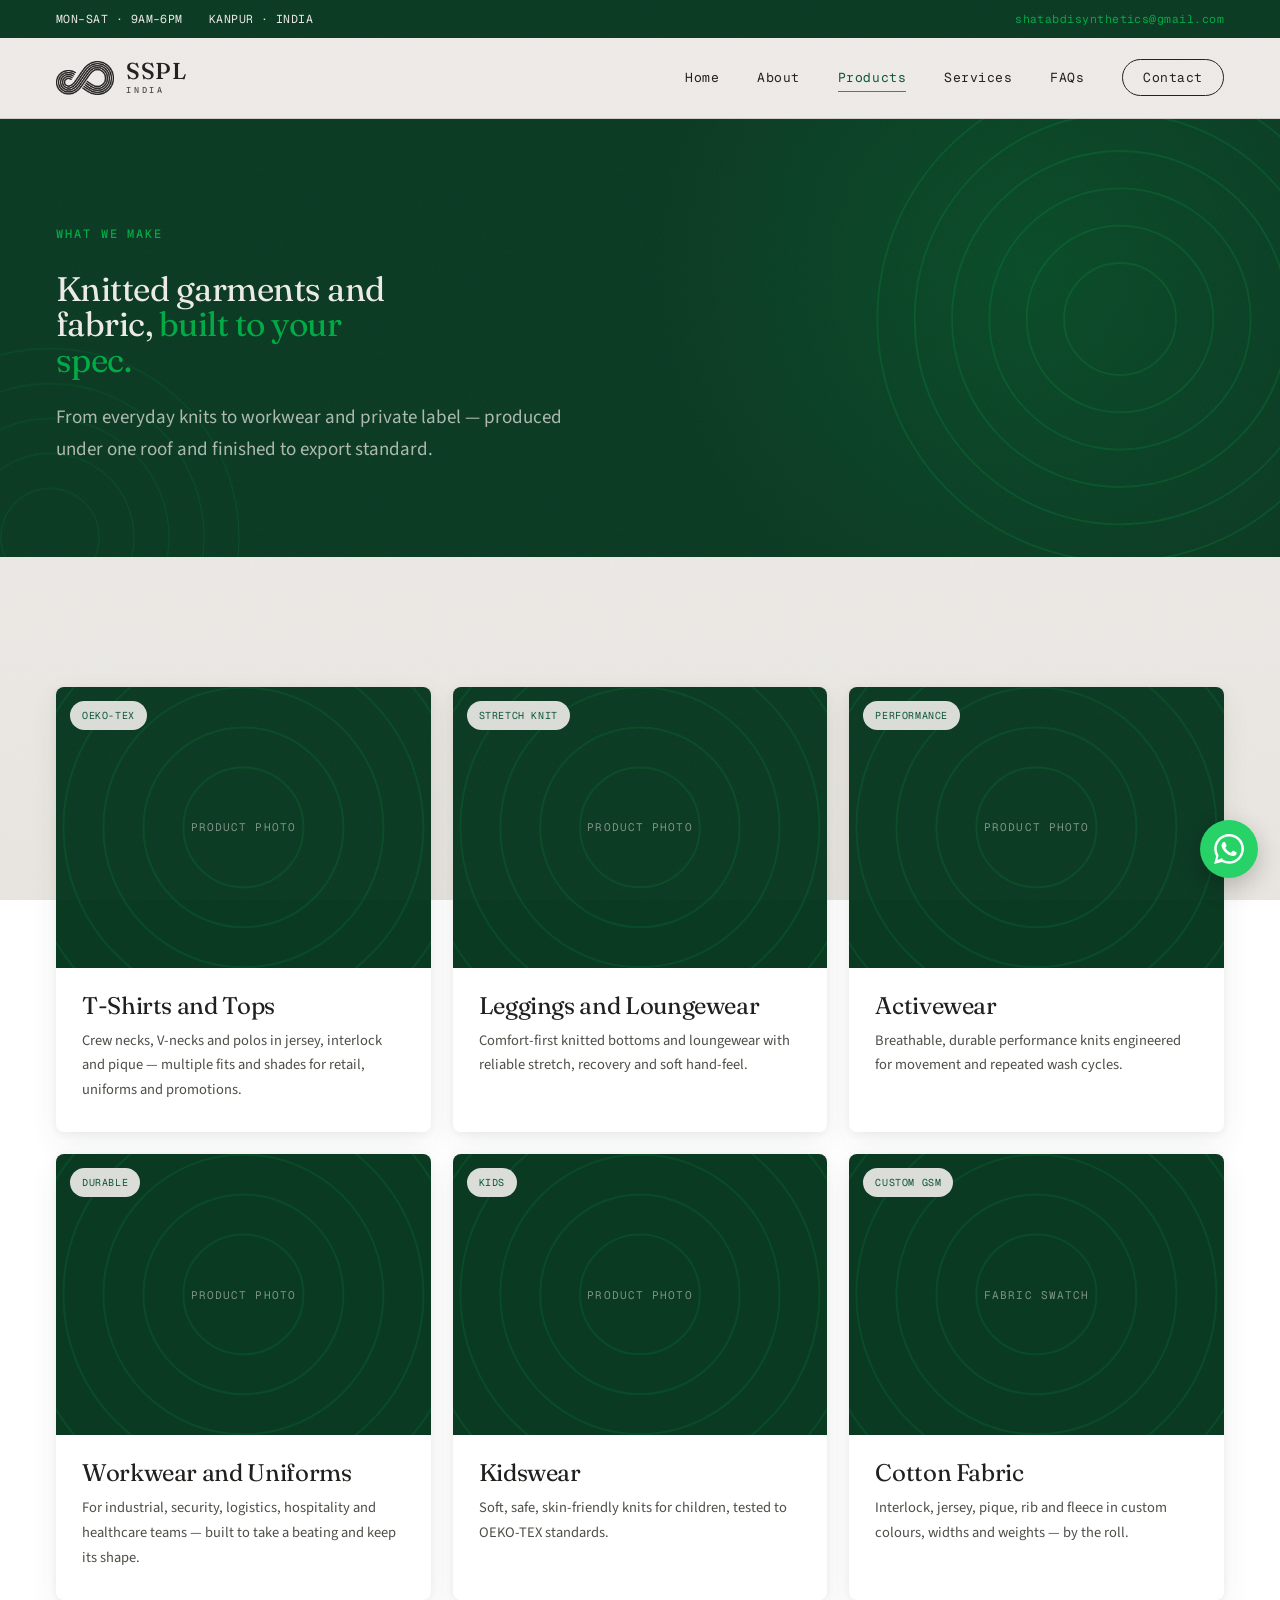
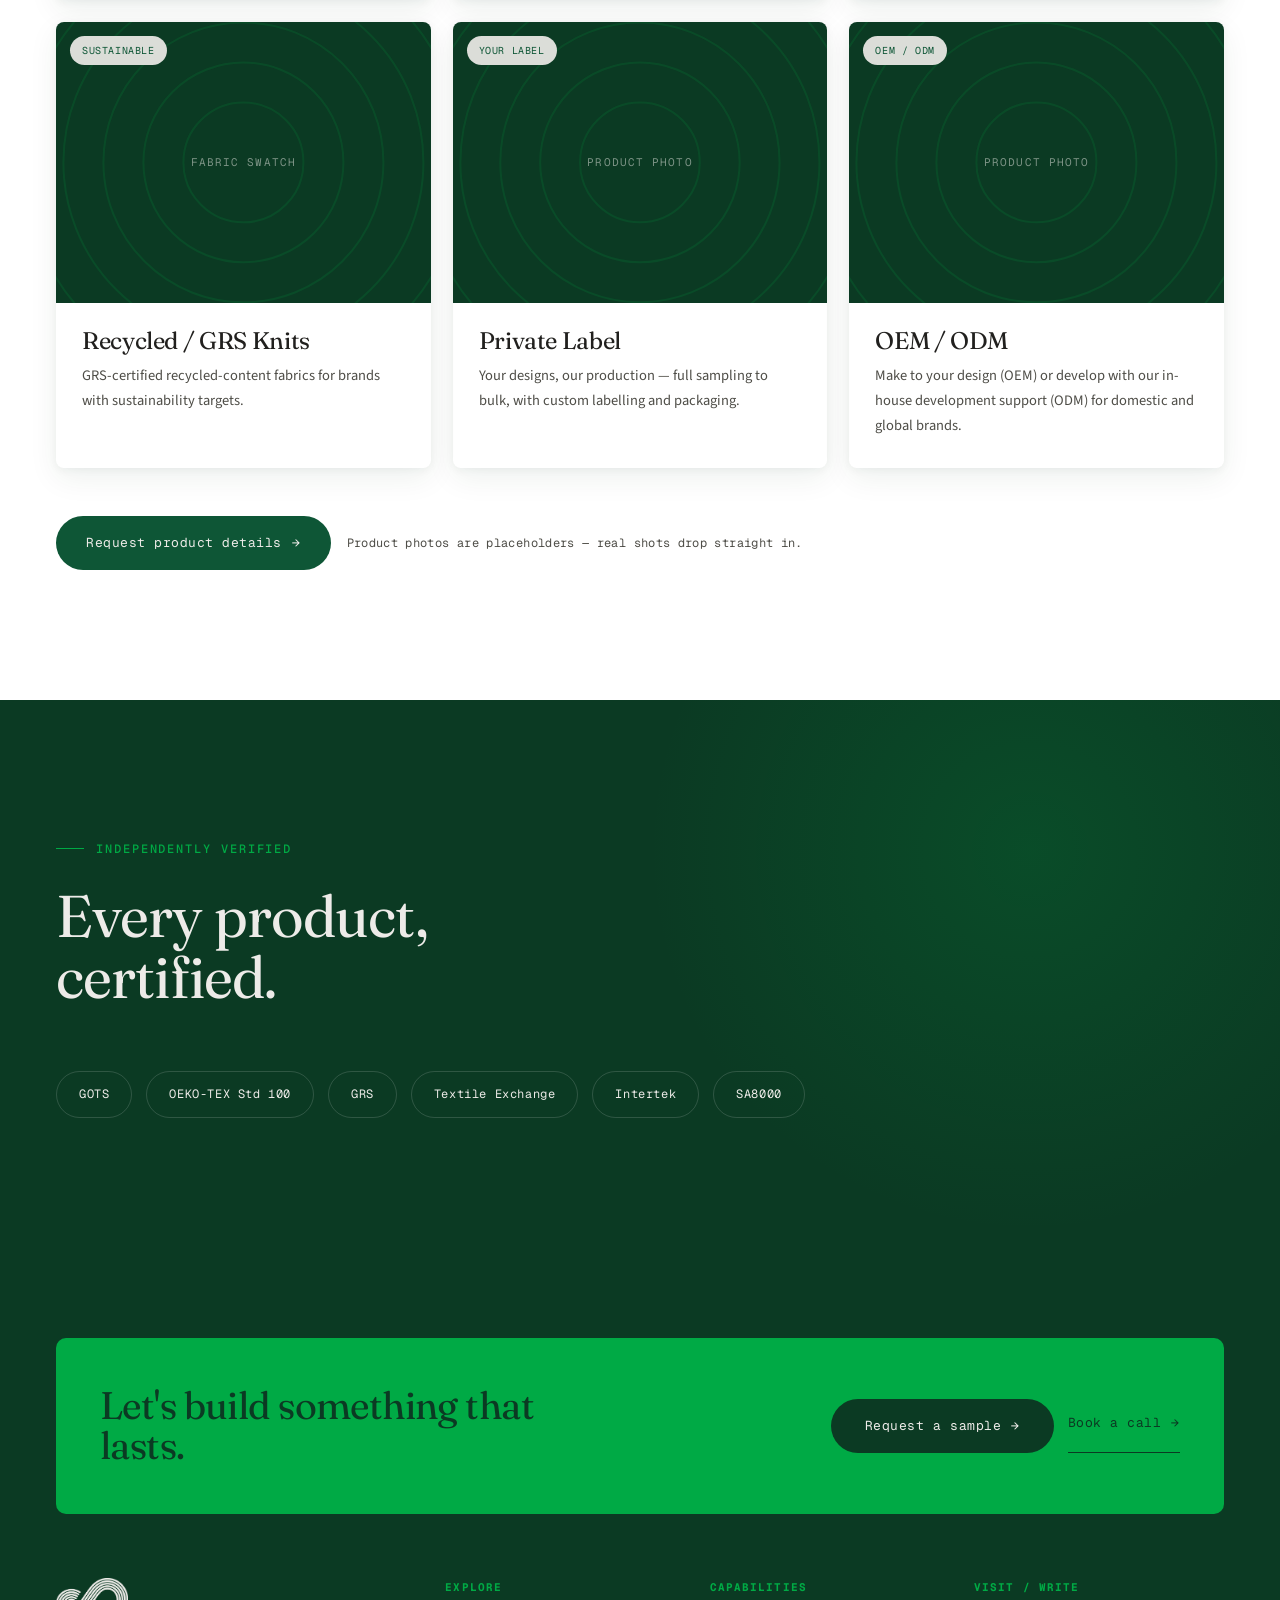
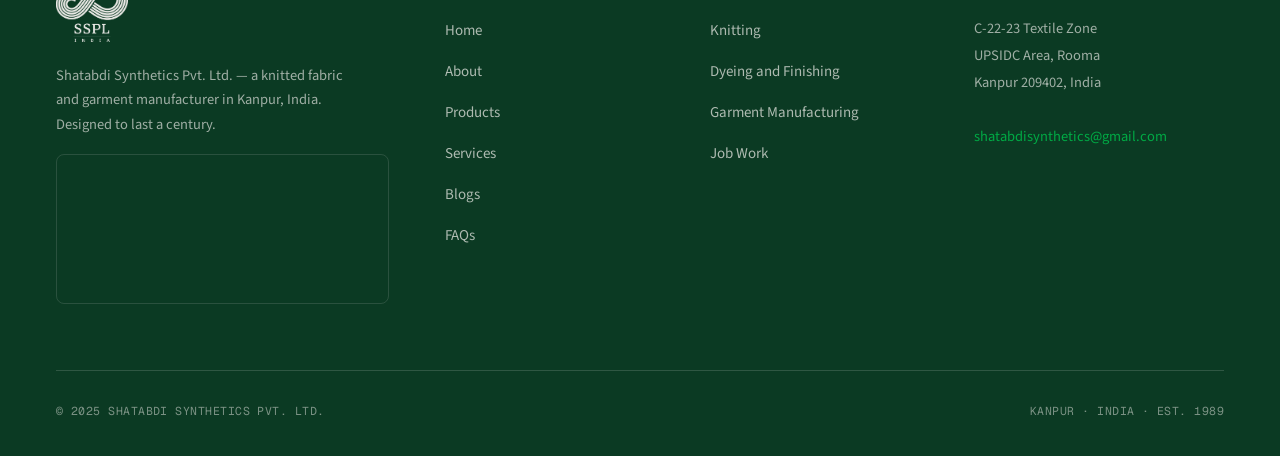
<file: products.html>
<!DOCTYPE html>
<html lang="en">
<head>
<meta charset="UTF-8">
<meta name="viewport" content="width=device-width, initial-scale=1.0">
<title>Products | Knitted Garments, Cotton Fabric and Private Label — SSPL India</title>
<meta name="description" content="Knitted t-shirts, leggings, loungewear, activewear, workwear, kidswear and cotton fabric from SSPL India. OEM and private label manufacturing at low MOQ, made to spec.">
<link rel="stylesheet" href="style.css">
</head>
<body>
  <div class="topbar"><div class="wrap">
    <div class="topbar-left"><span>MON–SAT · 9AM–6PM</span><span>KANPUR · INDIA</span></div>
    <a href="mailto:shatabdisynthetics@gmail.com">shatabdisynthetics@gmail.com</a>
  </div></div>
  <nav><div class="wrap">
    <a href="index.html" class="nav-logo"><img src="mark-dark.png" alt="SSPL India"><span class="nav-word">SSPL<small>INDIA</small></span></a>
    <div class="hamburger" onclick="toggleMenu()"><span></span><span></span><span></span></div>
    <ul class="nav-links" id="navLinks">
      <li><a href="index.html">Home</a></li>
      <li><a href="about.html">About</a></li>
      <li><a href="products.html" class="active">Products</a></li>
      <li><a href="services.html">Services</a></li>
      <li><a href="faq.html">FAQs</a></li>
      <li><a href="contact.html" class="nav-cta">Contact</a></li>
    </ul>
  </div></nav>

  <div class="page-hero"><div class="motif-fill motif"></div><div class="section-deco deco-wave deco-on-dark" data-parallax="0.18" style="left:-160px;bottom:-200px;width:420px;height:420px;opacity:.4;"></div><div class="wrap">
    <div class="eyebrow plain" style="color:var(--green)">What we make</div>
    <h1>Knitted garments and fabric, <em>built to your spec.</em></h1>
    <p>From everyday knits to workwear and private label — produced under one roof and finished to export standard.</p>
  </div></div>
  <section><div class="wrap">
    <div class="prod-grid">
      <div class="prod-card"><div class="prod-img"><div class="motif-fill motif"></div><span class="prod-tag">OEKO-TEX</span><span class="ph">Product photo</span></div><div class="prod-body"><h3>T-Shirts and Tops</h3><p>Crew necks, V-necks and polos in jersey, interlock and pique — multiple fits and shades for retail, uniforms and promotions.</p></div></div>
      <div class="prod-card"><div class="prod-img"><div class="motif-fill motif"></div><span class="prod-tag">Stretch knit</span><span class="ph">Product photo</span></div><div class="prod-body"><h3>Leggings and Loungewear</h3><p>Comfort-first knitted bottoms and loungewear with reliable stretch, recovery and soft hand-feel.</p></div></div>
      <div class="prod-card"><div class="prod-img"><div class="motif-fill motif"></div><span class="prod-tag">Performance</span><span class="ph">Product photo</span></div><div class="prod-body"><h3>Activewear</h3><p>Breathable, durable performance knits engineered for movement and repeated wash cycles.</p></div></div>
      <div class="prod-card"><div class="prod-img"><div class="motif-fill motif"></div><span class="prod-tag">Durable</span><span class="ph">Product photo</span></div><div class="prod-body"><h3>Workwear and Uniforms</h3><p>For industrial, security, logistics, hospitality and healthcare teams — built to take a beating and keep its shape.</p></div></div>
      <div class="prod-card"><div class="prod-img"><div class="motif-fill motif"></div><span class="prod-tag">Kids</span><span class="ph">Product photo</span></div><div class="prod-body"><h3>Kidswear</h3><p>Soft, safe, skin-friendly knits for children, tested to OEKO-TEX standards.</p></div></div>
      <div class="prod-card"><div class="prod-img"><div class="motif-fill motif"></div><span class="prod-tag">Custom GSM</span><span class="ph">Fabric swatch</span></div><div class="prod-body"><h3>Cotton Fabric</h3><p>Interlock, jersey, pique, rib and fleece in custom colours, widths and weights — by the roll.</p></div></div>
      <div class="prod-card"><div class="prod-img"><div class="motif-fill motif"></div><span class="prod-tag">Sustainable</span><span class="ph">Fabric swatch</span></div><div class="prod-body"><h3>Recycled / GRS Knits</h3><p>GRS-certified recycled-content fabrics for brands with sustainability targets.</p></div></div>
      <div class="prod-card"><div class="prod-img"><div class="motif-fill motif"></div><span class="prod-tag">Your label</span><span class="ph">Product photo</span></div><div class="prod-body"><h3>Private Label</h3><p>Your designs, our production — full sampling to bulk, with custom labelling and packaging.</p></div></div>
      <div class="prod-card"><div class="prod-img"><div class="motif-fill motif"></div><span class="prod-tag">OEM / ODM</span><span class="ph">Product photo</span></div><div class="prod-body"><h3>OEM / ODM</h3><p>Make to your design (OEM) or develop with our in-house development support (ODM) for domestic and global brands.</p></div></div>
    </div>
    <div class="proc-cta"><a href="contact.html" class="btn btn-fill">Request product details <span class="arr">→</span></a><span class="hint">Product photos are placeholders — real shots drop straight in.</span></div>
  </div></section>
  <section class="deep"><div class="wrap">
    <div class="sec-head"><div class="eyebrow">Independently verified</div><h2 class="display-2">Every product, certified.</h2></div>
    <div class="cert-strip"><span class="cert-chip">GOTS</span><span class="cert-chip">OEKO-TEX Std 100</span><span class="cert-chip">GRS</span><span class="cert-chip">Textile Exchange</span><span class="cert-chip">Intertek</span><span class="cert-chip">SA8000</span></div>
  </div></section>

  <footer><div class="wrap">
    <div class="footer-cta">
      <h3>Let's build something that lasts.</h3>
      <div class="acts">
        <a href="contact.html" class="btn btn-deep">Request a sample <span class="arr">→</span></a>
        <a href="contact.html" class="btn btn-line" style="color:var(--deep);">Book a call <span class="arr">→</span></a>
      </div>
    </div>
    <div class="footer-top">
      <div class="footer-brand">
        <img src="logo-light.png" alt="SSPL India">
        <p>Shatabdi Synthetics Pvt. Ltd. — a knitted fabric and garment manufacturer in Kanpur, India. Designed to last a century.</p>
        <iframe class="footer-map" src="https://maps.google.com/maps?q=UPSIDC+INDUSTRIAL+AREA+TEXTILE+ZONE,+ROOMA,+UTTAR+PRADESH&t=m&z=13&output=embed" loading="lazy"></iframe>
      </div>
      <div class="footer-col"><h5>Explore</h5><ul><li><a href="index.html">Home</a></li><li><a href="about.html">About</a></li><li><a href="products.html">Products</a></li><li><a href="services.html">Services</a></li><li><a href="blogs.html">Blogs</a></li><li><a href="faq.html">FAQs</a></li></ul></div>
      <div class="footer-col"><h5>Capabilities</h5><ul><li><a href="services.html">Knitting</a></li><li><a href="services.html">Dyeing and Finishing</a></li><li><a href="services.html">Garment Manufacturing</a></li><li><a href="services.html">Job Work</a></li></ul></div>
      <div class="footer-col"><h5>Visit / Write</h5><address>C-22-23 Textile Zone<br>UPSIDC Area, Rooma<br>Kanpur 209402, India<br><br><a href="mailto:shatabdisynthetics@gmail.com">shatabdisynthetics@gmail.com</a></address></div>
    </div>
    <div class="footer-bottom"><span>© 2025 SHATABDI SYNTHETICS PVT. LTD.</span><span>KANPUR · INDIA · EST. 1989</span></div>
  </div></footer>
  <a class="wa" href="https://wa.me/919305999465?text=Hi%20SSPL%2C%20I'd%20like%20to%20enquire%20about%20manufacturing." target="_blank" rel="noopener" aria-label="WhatsApp enquiry"><span class="tip">Enquire on WhatsApp</span><svg viewBox="0 0 24 24"><path d="M.057 24l1.687-6.163a11.867 11.867 0 01-1.587-5.946C.16 5.335 5.495 0 12.05 0a11.817 11.817 0 018.413 3.488 11.824 11.824 0 013.48 8.414c-.003 6.557-5.338 11.892-11.893 11.892a11.9 11.9 0 01-5.688-1.448L.057 24zm6.597-3.807c1.676.995 3.276 1.591 5.392 1.592 5.448 0 9.886-4.434 9.889-9.885.002-5.462-4.415-9.89-9.881-9.892-5.452 0-9.887 4.434-9.889 9.884a9.86 9.86 0 001.51 5.26l-.999 3.648 3.978-1.607zm11.387-5.464c-.074-.124-.272-.198-.57-.347-.297-.149-1.758-.868-2.031-.967-.272-.099-.47-.149-.669.149-.198.297-.768.967-.941 1.165-.173.198-.347.223-.644.074-.297-.149-1.255-.462-2.39-1.475-.883-.788-1.48-1.761-1.653-2.059-.173-.297-.018-.458.13-.606.134-.133.297-.347.446-.521.151-.172.2-.296.3-.495.099-.198.05-.372-.025-.521-.075-.148-.669-1.611-.916-2.206-.242-.579-.487-.501-.669-.51l-.57-.01c-.198 0-.52.074-.792.372-.272.297-1.04 1.016-1.04 2.479 0 1.462 1.065 2.875 1.213 3.074.149.198 2.096 3.2 5.077 4.487.709.306 1.262.489 1.694.626.712.226 1.36.194 1.872.118.571-.085 1.758-.719 2.006-1.413.248-.695.248-1.29.173-1.414z"/></svg></a>

  <script>
    function toggleMenu(){document.getElementById('navLinks').classList.toggle('open');}
    function toggleFaq(b){const i=b.parentElement,o=i.classList.contains('open');i.parentElement.querySelectorAll('.faq-item').forEach(x=>x.classList.remove('open'));if(!o)i.classList.add('open');}
  </script>
  <script>
  (function(){
    var reduce=window.matchMedia('(prefers-reduced-motion: reduce)').matches;
    var nav=document.querySelector('nav');
    function ns(){if(nav)nav.classList.toggle('scrolled',window.scrollY>12);}
    window.addEventListener('scroll',ns,{passive:true});ns();
    if(reduce)return;
    var sel=['.hero .eyebrow','.hero h1','.hero-sub','.hero-actions','.statcell','.sec-head','.row','.step','.media','.facts','.prod-card','.cert-card','.testi','.quote','.statement','.faq-item','.cinfo','.form-card','.page-hero .eyebrow','.page-hero h1','.page-hero p','.split > div','.cta h2','.cta p','.cta .btn','.signoff'];
    var nodes=[];sel.forEach(function(q){document.querySelectorAll(q).forEach(function(n){if(!n.classList.contains('reveal')){n.classList.add('reveal');nodes.push(n);}});});
    nodes.forEach(function(n){var s=Array.prototype.filter.call(n.parentNode.children,function(c){return c.classList.contains('reveal');});n.style.transitionDelay=(Math.min(s.indexOf(n),6)*0.08)+'s';});
    var io=new IntersectionObserver(function(es){es.forEach(function(e){if(e.isIntersecting){e.target.classList.add('in');io.unobserve(e.target);}})},{threshold:0.12,rootMargin:'0px 0px -8% 0px'});
    nodes.forEach(function(n){io.observe(n);});
    function cu(el){var to=+el.dataset.to,fr=+(el.dataset.from||0),d=1500,t0=null;function s(ts){if(!t0)t0=ts;var p=Math.min((ts-t0)/d,1),e=1-Math.pow(1-p,3);el.textContent=Math.floor(fr+(to-fr)*e);if(p<1)requestAnimationFrame(s);else el.textContent=to;}requestAnimationFrame(s);}
    var cio=new IntersectionObserver(function(es){es.forEach(function(e){if(e.isIntersecting){cu(e.target);cio.unobserve(e.target);}})},{threshold:0.6});
    document.querySelectorAll('.count').forEach(function(el){cio.observe(el);});
    var mf=document.querySelectorAll('.hero-motif, .page-hero .motif-fill');var tk=false;
    function px(){var y=window.scrollY;mf.forEach(function(m){var sc=1+Math.min(y/4000,0.08);m.style.transform='translateY('+(y*0.12)+'px) scale('+sc+')';});tk=false;}
    window.addEventListener('scroll',function(){if(!tk){requestAnimationFrame(px);tk=true;}},{passive:true});
    if(window.matchMedia('(hover:hover) and (pointer:fine)').matches){
      document.querySelectorAll('.media, .form-card, .prod-card, .facts').forEach(function(c){
        c.addEventListener('mousemove',function(ev){var r=c.getBoundingClientRect();var a=(ev.clientX-r.left)/r.width-0.5,b=(ev.clientY-r.top)/r.height-0.5;c.style.transform='perspective(1000px) rotateX('+(-b*3.5)+'deg) rotateY('+(a*3.5)+'deg) translateY(-4px)';});
        c.addEventListener('mouseleave',function(){c.style.transform='';});
      });
    }
  })();
  </script>
  <script>
  (function(){
    if(window.matchMedia('(prefers-reduced-motion: reduce)').matches) return;
    var items=[].slice.call(document.querySelectorAll('[data-parallax]'));
    if(!items.length) return;
    var ticking=false;
    function update(){
      var vh=window.innerHeight;
      for(var i=0;i<items.length;i++){
        var el=items[i], sp=parseFloat(el.getAttribute('data-parallax'))||0.12;
        var r=el.getBoundingClientRect();
        if(r.bottom<-200||r.top>vh+200) continue;
        var off=(r.top+r.height/2)-vh/2;
        el.style.transform='translate3d(0,'+(-off*sp).toFixed(1)+'px,0)';
      }
      ticking=false;
    }
    function onScroll(){ if(!ticking){ requestAnimationFrame(update); ticking=true; } }
    window.addEventListener('scroll',onScroll,{passive:true});
    window.addEventListener('resize',onScroll,{passive:true});
    update();
  })();
  </script>
</body>
</html>
</file>
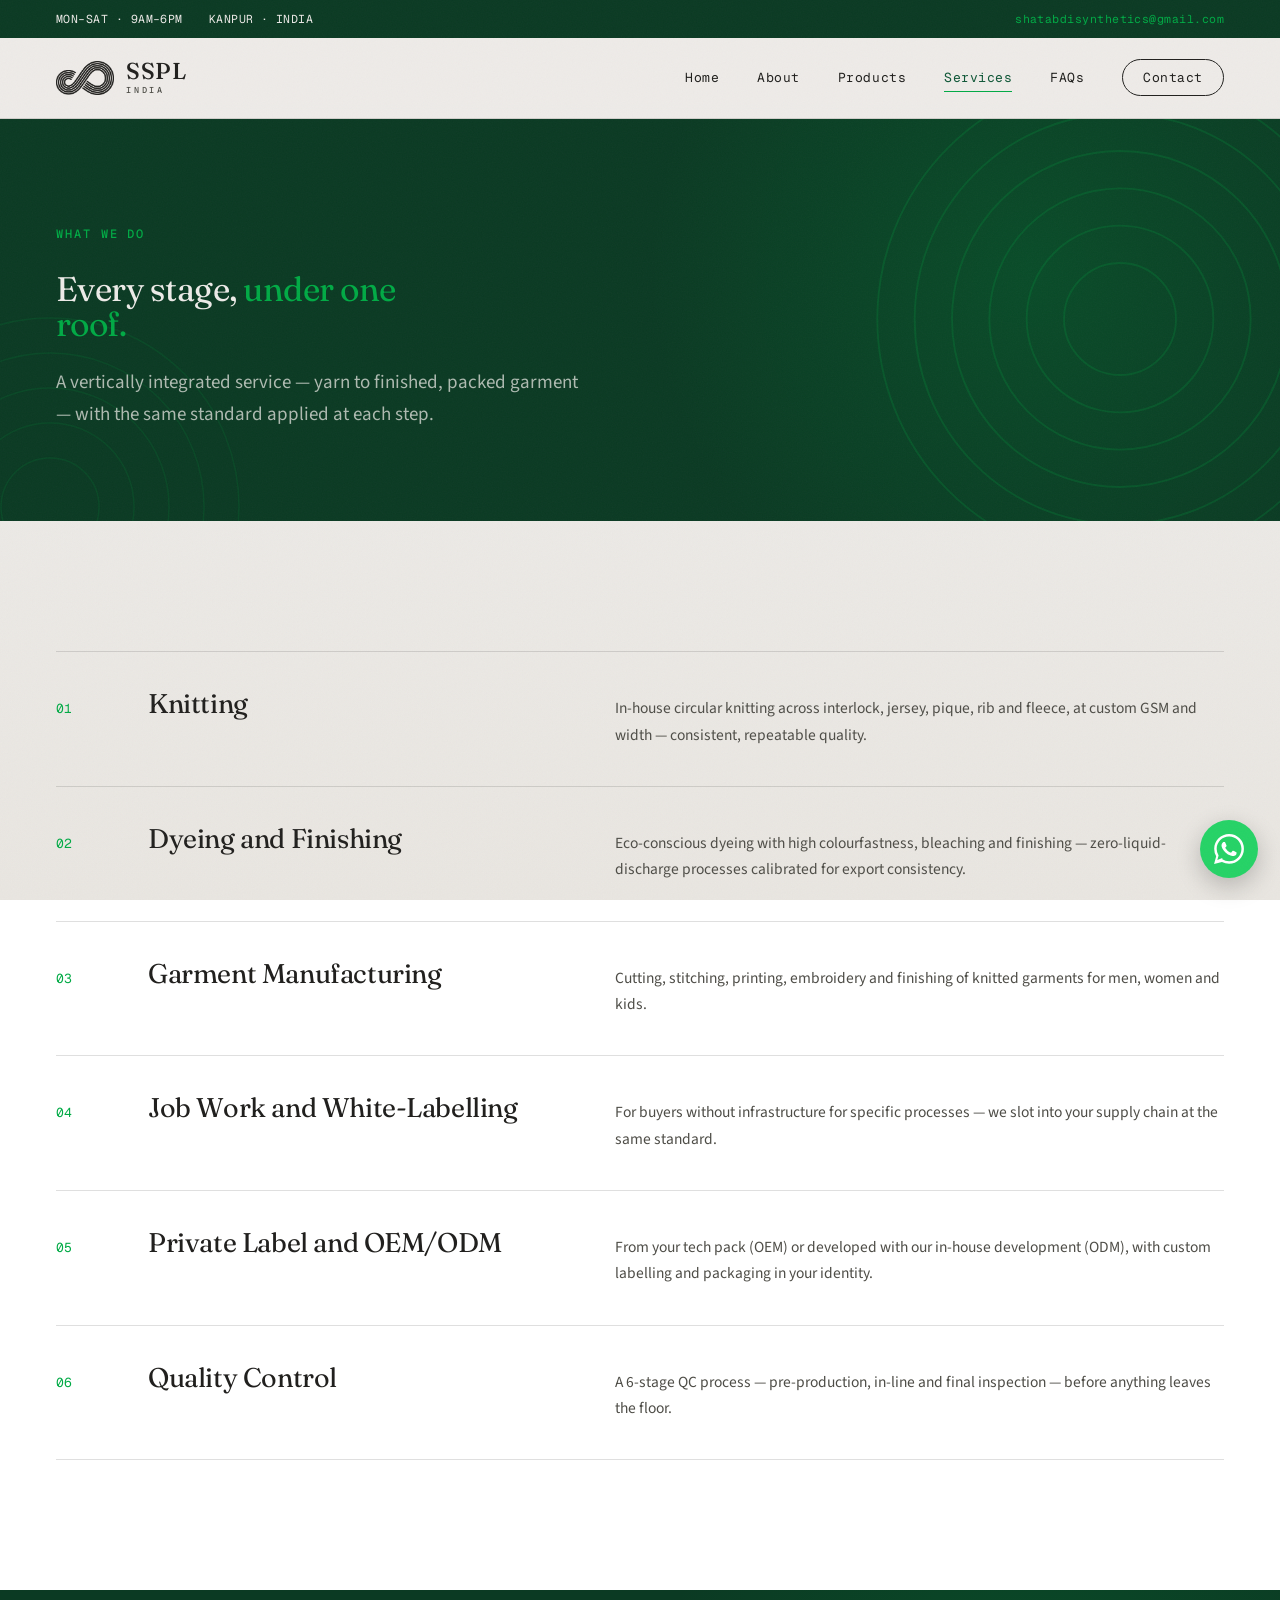
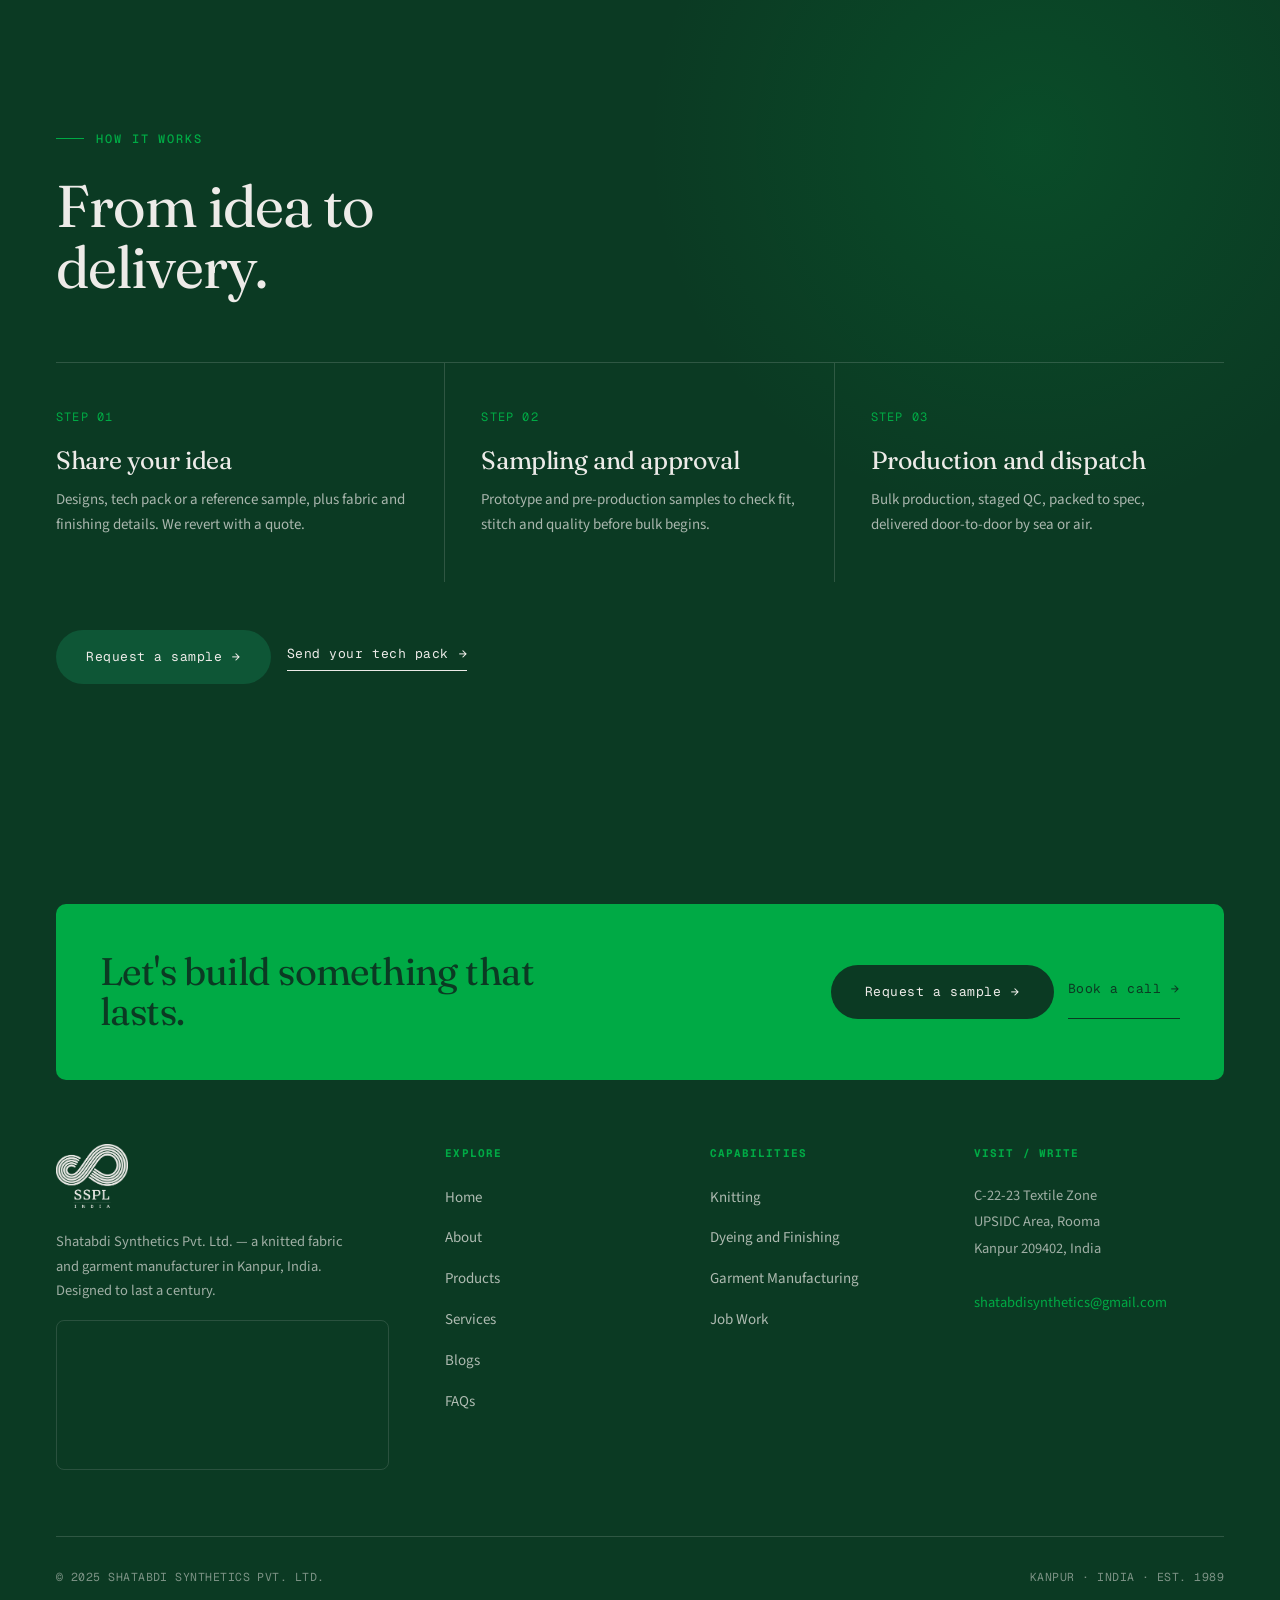
<file: services.html>
<!DOCTYPE html>
<html lang="en">
<head>
<meta charset="UTF-8">
<meta name="viewport" content="width=device-width, initial-scale=1.0">
<title>Services | Knitting, Dyeing and Garment Manufacturing — SSPL India</title>
<meta name="description" content="SSPL India's vertically integrated services: knitting, dyeing and finishing, garment manufacturing, job work, private label, OEM/ODM and 6-stage quality control.">
<link rel="stylesheet" href="style.css">
</head>
<body>
  <div class="topbar"><div class="wrap">
    <div class="topbar-left"><span>MON–SAT · 9AM–6PM</span><span>KANPUR · INDIA</span></div>
    <a href="mailto:shatabdisynthetics@gmail.com">shatabdisynthetics@gmail.com</a>
  </div></div>
  <nav><div class="wrap">
    <a href="index.html" class="nav-logo"><img src="mark-dark.png" alt="SSPL India"><span class="nav-word">SSPL<small>INDIA</small></span></a>
    <div class="hamburger" onclick="toggleMenu()"><span></span><span></span><span></span></div>
    <ul class="nav-links" id="navLinks">
      <li><a href="index.html">Home</a></li>
      <li><a href="about.html">About</a></li>
      <li><a href="products.html">Products</a></li>
      <li><a href="services.html" class="active">Services</a></li>
      <li><a href="faq.html">FAQs</a></li>
      <li><a href="contact.html" class="nav-cta">Contact</a></li>
    </ul>
  </div></nav>

  <div class="page-hero"><div class="motif-fill motif"></div><div class="section-deco deco-wave deco-on-dark" data-parallax="0.18" style="left:-160px;bottom:-200px;width:420px;height:420px;opacity:.4;"></div><div class="wrap">
    <div class="eyebrow plain" style="color:var(--green)">What we do</div>
    <h1>Every stage, <em>under one roof.</em></h1>
    <p>A vertically integrated service — yarn to finished, packed garment — with the same standard applied at each step.</p>
  </div></div>
  <section><div class="wrap">
    <div class="rows">
      <div class="row"><div class="rnum">01</div><h3>Knitting</h3><p>In-house circular knitting across interlock, jersey, pique, rib and fleece, at custom GSM and width — consistent, repeatable quality.</p></div>
      <div class="row"><div class="rnum">02</div><h3>Dyeing and Finishing</h3><p>Eco-conscious dyeing with high colourfastness, bleaching and finishing — zero-liquid-discharge processes calibrated for export consistency.</p></div>
      <div class="row"><div class="rnum">03</div><h3>Garment Manufacturing</h3><p>Cutting, stitching, printing, embroidery and finishing of knitted garments for men, women and kids.</p></div>
      <div class="row"><div class="rnum">04</div><h3>Job Work and White-Labelling</h3><p>For buyers without infrastructure for specific processes — we slot into your supply chain at the same standard.</p></div>
      <div class="row"><div class="rnum">05</div><h3>Private Label and OEM/ODM</h3><p>From your tech pack (OEM) or developed with our in-house development (ODM), with custom labelling and packaging in your identity.</p></div>
      <div class="row"><div class="rnum">06</div><h3>Quality Control</h3><p>A 6-stage QC process — pre-production, in-line and final inspection — before anything leaves the floor.</p></div>
    </div>
  </div></section>
  <section class="deep"><div class="wrap">
    <div class="sec-head"><div class="eyebrow">How it works</div><h2 class="display-2">From idea to delivery.</h2></div>
    <div class="steps">
      <div class="step"><div class="snum">STEP 01</div><h3>Share your idea</h3><p>Designs, tech pack or a reference sample, plus fabric and finishing details. We revert with a quote.</p></div>
      <div class="step"><div class="snum">STEP 02</div><h3>Sampling and approval</h3><p>Prototype and pre-production samples to check fit, stitch and quality before bulk begins.</p></div>
      <div class="step"><div class="snum">STEP 03</div><h3>Production and dispatch</h3><p>Bulk production, staged QC, packed to spec, delivered door-to-door by sea or air.</p></div>
    </div>
    <div class="proc-cta"><a href="contact.html" class="btn btn-fill">Request a sample <span class="arr">→</span></a><a href="contact.html" class="btn btn-line on-dark">Send your tech pack <span class="arr">→</span></a></div>
  </div></section>

  <footer><div class="wrap">
    <div class="footer-cta">
      <h3>Let's build something that lasts.</h3>
      <div class="acts">
        <a href="contact.html" class="btn btn-deep">Request a sample <span class="arr">→</span></a>
        <a href="contact.html" class="btn btn-line" style="color:var(--deep);">Book a call <span class="arr">→</span></a>
      </div>
    </div>
    <div class="footer-top">
      <div class="footer-brand">
        <img src="logo-light.png" alt="SSPL India">
        <p>Shatabdi Synthetics Pvt. Ltd. — a knitted fabric and garment manufacturer in Kanpur, India. Designed to last a century.</p>
        <iframe class="footer-map" src="https://maps.google.com/maps?q=UPSIDC+INDUSTRIAL+AREA+TEXTILE+ZONE,+ROOMA,+UTTAR+PRADESH&t=m&z=13&output=embed" loading="lazy"></iframe>
      </div>
      <div class="footer-col"><h5>Explore</h5><ul><li><a href="index.html">Home</a></li><li><a href="about.html">About</a></li><li><a href="products.html">Products</a></li><li><a href="services.html">Services</a></li><li><a href="blogs.html">Blogs</a></li><li><a href="faq.html">FAQs</a></li></ul></div>
      <div class="footer-col"><h5>Capabilities</h5><ul><li><a href="services.html">Knitting</a></li><li><a href="services.html">Dyeing and Finishing</a></li><li><a href="services.html">Garment Manufacturing</a></li><li><a href="services.html">Job Work</a></li></ul></div>
      <div class="footer-col"><h5>Visit / Write</h5><address>C-22-23 Textile Zone<br>UPSIDC Area, Rooma<br>Kanpur 209402, India<br><br><a href="mailto:shatabdisynthetics@gmail.com">shatabdisynthetics@gmail.com</a></address></div>
    </div>
    <div class="footer-bottom"><span>© 2025 SHATABDI SYNTHETICS PVT. LTD.</span><span>KANPUR · INDIA · EST. 1989</span></div>
  </div></footer>
  <a class="wa" href="https://wa.me/919305999465?text=Hi%20SSPL%2C%20I'd%20like%20to%20enquire%20about%20manufacturing." target="_blank" rel="noopener" aria-label="WhatsApp enquiry"><span class="tip">Enquire on WhatsApp</span><svg viewBox="0 0 24 24"><path d="M.057 24l1.687-6.163a11.867 11.867 0 01-1.587-5.946C.16 5.335 5.495 0 12.05 0a11.817 11.817 0 018.413 3.488 11.824 11.824 0 013.48 8.414c-.003 6.557-5.338 11.892-11.893 11.892a11.9 11.9 0 01-5.688-1.448L.057 24zm6.597-3.807c1.676.995 3.276 1.591 5.392 1.592 5.448 0 9.886-4.434 9.889-9.885.002-5.462-4.415-9.89-9.881-9.892-5.452 0-9.887 4.434-9.889 9.884a9.86 9.86 0 001.51 5.26l-.999 3.648 3.978-1.607zm11.387-5.464c-.074-.124-.272-.198-.57-.347-.297-.149-1.758-.868-2.031-.967-.272-.099-.47-.149-.669.149-.198.297-.768.967-.941 1.165-.173.198-.347.223-.644.074-.297-.149-1.255-.462-2.39-1.475-.883-.788-1.48-1.761-1.653-2.059-.173-.297-.018-.458.13-.606.134-.133.297-.347.446-.521.151-.172.2-.296.3-.495.099-.198.05-.372-.025-.521-.075-.148-.669-1.611-.916-2.206-.242-.579-.487-.501-.669-.51l-.57-.01c-.198 0-.52.074-.792.372-.272.297-1.04 1.016-1.04 2.479 0 1.462 1.065 2.875 1.213 3.074.149.198 2.096 3.2 5.077 4.487.709.306 1.262.489 1.694.626.712.226 1.36.194 1.872.118.571-.085 1.758-.719 2.006-1.413.248-.695.248-1.29.173-1.414z"/></svg></a>

  <script>
    function toggleMenu(){document.getElementById('navLinks').classList.toggle('open');}
    function toggleFaq(b){const i=b.parentElement,o=i.classList.contains('open');i.parentElement.querySelectorAll('.faq-item').forEach(x=>x.classList.remove('open'));if(!o)i.classList.add('open');}
  </script>
  <script>
  (function(){
    var reduce=window.matchMedia('(prefers-reduced-motion: reduce)').matches;
    var nav=document.querySelector('nav');
    function ns(){if(nav)nav.classList.toggle('scrolled',window.scrollY>12);}
    window.addEventListener('scroll',ns,{passive:true});ns();
    if(reduce)return;
    var sel=['.hero .eyebrow','.hero h1','.hero-sub','.hero-actions','.statcell','.sec-head','.row','.step','.media','.facts','.prod-card','.cert-card','.testi','.quote','.statement','.faq-item','.cinfo','.form-card','.page-hero .eyebrow','.page-hero h1','.page-hero p','.split > div','.cta h2','.cta p','.cta .btn','.signoff'];
    var nodes=[];sel.forEach(function(q){document.querySelectorAll(q).forEach(function(n){if(!n.classList.contains('reveal')){n.classList.add('reveal');nodes.push(n);}});});
    nodes.forEach(function(n){var s=Array.prototype.filter.call(n.parentNode.children,function(c){return c.classList.contains('reveal');});n.style.transitionDelay=(Math.min(s.indexOf(n),6)*0.08)+'s';});
    var io=new IntersectionObserver(function(es){es.forEach(function(e){if(e.isIntersecting){e.target.classList.add('in');io.unobserve(e.target);}})},{threshold:0.12,rootMargin:'0px 0px -8% 0px'});
    nodes.forEach(function(n){io.observe(n);});
    function cu(el){var to=+el.dataset.to,fr=+(el.dataset.from||0),d=1500,t0=null;function s(ts){if(!t0)t0=ts;var p=Math.min((ts-t0)/d,1),e=1-Math.pow(1-p,3);el.textContent=Math.floor(fr+(to-fr)*e);if(p<1)requestAnimationFrame(s);else el.textContent=to;}requestAnimationFrame(s);}
    var cio=new IntersectionObserver(function(es){es.forEach(function(e){if(e.isIntersecting){cu(e.target);cio.unobserve(e.target);}})},{threshold:0.6});
    document.querySelectorAll('.count').forEach(function(el){cio.observe(el);});
    var mf=document.querySelectorAll('.hero-motif, .page-hero .motif-fill');var tk=false;
    function px(){var y=window.scrollY;mf.forEach(function(m){var sc=1+Math.min(y/4000,0.08);m.style.transform='translateY('+(y*0.12)+'px) scale('+sc+')';});tk=false;}
    window.addEventListener('scroll',function(){if(!tk){requestAnimationFrame(px);tk=true;}},{passive:true});
    if(window.matchMedia('(hover:hover) and (pointer:fine)').matches){
      document.querySelectorAll('.media, .form-card, .prod-card, .facts').forEach(function(c){
        c.addEventListener('mousemove',function(ev){var r=c.getBoundingClientRect();var a=(ev.clientX-r.left)/r.width-0.5,b=(ev.clientY-r.top)/r.height-0.5;c.style.transform='perspective(1000px) rotateX('+(-b*3.5)+'deg) rotateY('+(a*3.5)+'deg) translateY(-4px)';});
        c.addEventListener('mouseleave',function(){c.style.transform='';});
      });
    }
  })();
  </script>
  <script>
  (function(){
    if(window.matchMedia('(prefers-reduced-motion: reduce)').matches) return;
    var items=[].slice.call(document.querySelectorAll('[data-parallax]'));
    if(!items.length) return;
    var ticking=false;
    function update(){
      var vh=window.innerHeight;
      for(var i=0;i<items.length;i++){
        var el=items[i], sp=parseFloat(el.getAttribute('data-parallax'))||0.12;
        var r=el.getBoundingClientRect();
        if(r.bottom<-200||r.top>vh+200) continue;
        var off=(r.top+r.height/2)-vh/2;
        el.style.transform='translate3d(0,'+(-off*sp).toFixed(1)+'px,0)';
      }
      ticking=false;
    }
    function onScroll(){ if(!ticking){ requestAnimationFrame(update); ticking=true; } }
    window.addEventListener('scroll',onScroll,{passive:true});
    window.addEventListener('resize',onScroll,{passive:true});
    update();
  })();
  </script>
</body>
</html>
</file>
<file: style.css>
/* =============================================
   SSPL INDIA — Stylesheet v3
   Quiet editorial. Built on the SSPL brand book.
   Greens + paper · Geist Mono · Fraunces serif · Source Sans 3
   ============================================= */

@import url('https://fonts.googleapis.com/css2?family=Fraunces:ital,opsz,wght@0,9..144,300..600;1,9..144,300..500&family=Geist+Mono:wght@400;500;600&family=Source+Sans+3:ital,wght@0,300;0,400;0,500;0,600;1,400&display=swap');

:root {
  --paper:    #edebe8;
  --paper-2:  #e5e2dd;
  --green:    #00aa45;
  --forest:   #0e5636;
  --deep:     #0b3a23;
  --stone:    #4e4d47;
  --ink:      #21201e;
  --line:     rgba(33,32,30,0.14);
  --line-d:   rgba(237,235,232,0.16);
  --serif: 'Fraunces', Georgia, serif;
  --mono:  'Geist Mono', ui-monospace, monospace;
  --sans:  'Source Sans 3', system-ui, sans-serif;
  --maxw: 1280px;
  --pad: 56px;
}

*, *::before, *::after { box-sizing: border-box; margin: 0; padding: 0; }
html { scroll-behavior: smooth; }
body {
  background: var(--paper);
  color: var(--ink);
  font-family: var(--sans);
  font-weight: 400;
  font-size: 17px;
  line-height: 1.7;
  -webkit-font-smoothing: antialiased;
  overflow-x: hidden;
}
img { display: block; max-width: 100%; }
::-webkit-scrollbar { width: 6px; }
::-webkit-scrollbar-track { background: var(--paper); }
::-webkit-scrollbar-thumb { background: var(--forest); }

.wrap { max-width: var(--maxw); margin: 0 auto; padding-left: var(--pad); padding-right: var(--pad); }

/* ── TYPE ── */
.eyebrow {
  font-family: var(--mono); font-size: 12px; font-weight: 500;
  letter-spacing: 0.16em; text-transform: uppercase; color: var(--green);
  display: inline-flex; align-items: center; gap: 12px;
}
.eyebrow::before { content: ''; width: 28px; height: 1px; background: var(--green); display: inline-block; }
.eyebrow.plain::before { display: none; }

h1, h2, h3 { font-family: var(--serif); font-weight: 400; letter-spacing: -0.015em; line-height: 1.04; }
.display-1 { font-size: clamp(44px, 7vw, 100px); font-weight: 380; }
.display-2 { font-size: clamp(32px, 4.6vw, 62px); font-weight: 400; }
.display-3 { font-size: clamp(24px, 2.6vw, 34px); font-weight: 400; }
.serif-italic { font-style: italic; }
em.accent { font-style: italic; color: var(--forest); }

.lead { font-size: 19px; line-height: 1.65; color: var(--stone); max-width: 50ch; }
.body { font-size: 17px; color: var(--stone); max-width: 60ch; }
.mono-label { font-family: var(--mono); font-size: 12px; letter-spacing: 0.08em; text-transform: uppercase; color: var(--stone); }

/* ── TOPBAR ── */
.topbar {
  background: var(--deep); color: var(--paper);
  font-family: var(--mono); font-size: 11.5px; letter-spacing: 0.04em;
}
.topbar .wrap { display: flex; justify-content: space-between; align-items: center; padding-top: 9px; padding-bottom: 9px; }
.topbar a { color: var(--green); text-decoration: none; }
.topbar-left { display: flex; gap: 26px; }

/* ── NAV ── */
nav { position: sticky; top: 0; z-index: 100; background: rgba(237,235,232,0.88); backdrop-filter: blur(12px); border-bottom: 1px solid var(--line); }
nav .wrap { display: flex; align-items: center; justify-content: space-between; height: 80px; }
.nav-logo { display: flex; align-items: center; gap: 12px; text-decoration: none; }
.nav-logo img { height: 34px; width: auto; }
.nav-logo .nav-word { font-family: var(--serif); font-weight: 500; font-size: 23px; letter-spacing: 0.02em; color: var(--ink); line-height: 1; }
.nav-logo .nav-word small { display: block; font-family: var(--mono); font-size: 8.5px; letter-spacing: 0.32em; color: var(--stone); margin-top: 3px; }
.nav-links { display: flex; list-style: none; gap: 38px; align-items: center; }
.nav-links a { font-family: var(--mono); font-size: 13px; letter-spacing: 0.04em; color: var(--ink); text-decoration: none; transition: color 0.2s; position: relative; }
.nav-links a::after { content: ''; position: absolute; left: 0; bottom: -6px; width: 0; height: 1px; background: var(--green); transition: width 0.25s; }
.nav-links a:hover::after, .nav-links a.active::after { width: 100%; }
.nav-links a:hover, .nav-links a.active { color: var(--forest); }
.nav-cta { border: 1px solid var(--ink); border-radius: 999px; padding: 9px 20px; transition: all 0.25s; }
.nav-cta:hover { background: var(--forest); border-color: var(--forest); color: var(--paper) !important; }
.nav-cta::after { display: none !important; }
.hamburger { display: none; flex-direction: column; gap: 5px; cursor: pointer; }
.hamburger span { width: 24px; height: 1.5px; background: var(--ink); }

/* ── BUTTONS ── */
.btn { font-family: var(--mono); font-size: 13px; letter-spacing: 0.04em; text-decoration: none; display: inline-flex; align-items: center; gap: 10px; transition: all 0.25s; cursor: pointer; border: none; }
.btn-fill { background: var(--forest); color: var(--paper); padding: 16px 30px; border-radius: 999px; }
.btn-fill:hover { background: var(--deep); transform: translateY(-2px); }
.btn-line { border-bottom: 1px solid currentColor; padding-bottom: 4px; color: var(--ink); }
.btn-line:hover { color: var(--green); gap: 16px; }
.btn-line.on-dark { color: var(--paper); }
.btn .arr { transition: transform 0.25s; }
.btn:hover .arr { transform: translateX(4px); }

/* ── HERO ── */
.hero { padding: 90px 0 80px; position: relative; }
.hero .wrap { position: relative; z-index: 2; }
.hero .eyebrow { margin-bottom: 34px; }
.hero h1 { max-width: 16ch; margin-bottom: 36px; }
.hero h1 em { font-style: italic; color: var(--forest); }
.hero-sub { max-width: 46ch; margin-bottom: 44px; font-size: 19px; color: var(--stone); }
.hero-actions { display: flex; gap: 32px; align-items: center; flex-wrap: wrap; }
.hero-motif { position: absolute; top: 0; right: -120px; width: 620px; height: 100%; opacity: 0.5; z-index: 1; pointer-events: none; background-repeat: no-repeat; background-position: right center; background-size: contain; }

/* knit-loop concentric motif (decorative) */
.motif {
  background-image: url("data:image/svg+xml,%3Csvg xmlns='http://www.w3.org/2000/svg' width='600' height='600' viewBox='0 0 600 600'%3E%3Cg fill='none' stroke='%2300aa45' stroke-width='2' opacity='0.5'%3E%3Ccircle cx='300' cy='300' r='60'/%3E%3Ccircle cx='300' cy='300' r='100'/%3E%3Ccircle cx='300' cy='300' r='140'/%3E%3Ccircle cx='300' cy='300' r='180'/%3E%3Ccircle cx='300' cy='300' r='220'/%3E%3Ccircle cx='300' cy='300' r='260'/%3E%3C/g%3E%3C/svg%3E");
}

/* ── STAT STRIP ── */
.statstrip { border-top: 1px solid var(--line); border-bottom: 1px solid var(--line); }
.statstrip .wrap { display: grid; grid-template-columns: repeat(4, 1fr); }
.statcell { padding: 44px 0; border-right: 1px solid var(--line); padding-right: 24px; }
.statcell:last-child { border-right: none; }
.statcell:not(:first-child) { padding-left: 36px; }
.statcell .num { font-family: var(--serif); font-size: clamp(38px, 4vw, 54px); font-weight: 380; line-height: 1; color: var(--forest); }
.statcell .lab { font-family: var(--mono); font-size: 11px; letter-spacing: 0.08em; text-transform: uppercase; color: var(--stone); margin-top: 12px; }

/* ── SECTION ── */
section { padding: 130px 0; }
section.deep { background: var(--deep); color: var(--paper); }
section.deep .lead, section.deep .body { color: rgba(237,235,232,0.72); }
section.deep .mono-label { color: rgba(237,235,232,0.6); }
section.forest { background: var(--forest); color: var(--paper); }
section.forest .lead, section.forest .body { color: rgba(237,235,232,0.8); }
.sec-head { max-width: 60ch; margin-bottom: 64px; }
.sec-head .eyebrow { margin-bottom: 26px; }
.sec-head h2 { margin-bottom: 0; }

/* ── SPLIT ── */
.split { display: grid; grid-template-columns: 1fr 1fr; gap: 80px; align-items: center; }
.split.wide-left { grid-template-columns: 1.15fr 0.85fr; }
.split .eyebrow { margin-bottom: 26px; }
.split h2 { margin-bottom: 28px; }
.split p + p { margin-top: 18px; }
.split .btn { margin-top: 36px; }

/* media block (photo placeholder, refined) */
.media { position: relative; aspect-ratio: 4/5; border-radius: 4px; overflow: hidden; background: var(--deep); display: flex; align-items: center; justify-content: center; }
.media.tall { aspect-ratio: 3/4; }
.media .ph { font-family: var(--mono); font-size: 11px; letter-spacing: 0.1em; text-transform: uppercase; color: rgba(237,235,232,0.5); text-align: center; padding: 24px; line-height: 1.9; position: relative; z-index: 2; }
.media .motif-fill { position: absolute; inset: 0; opacity: 0.4; background-size: 150%; background-position: center; }

/* ── LISTING (capabilities / quiet rows) ── */
.rows { border-top: 1px solid var(--line); }
.deep .rows, .forest .rows { border-color: var(--line-d); }
.row { display: grid; grid-template-columns: 60px 1fr 1.4fr; gap: 32px; padding: 38px 0; border-bottom: 1px solid var(--line); align-items: baseline; }
.deep .row, .forest .row { border-color: var(--line-d); }
.row .rnum { font-family: var(--mono); font-size: 13px; color: var(--green); }
.row h3 { font-family: var(--serif); font-size: 27px; font-weight: 400; }
.row p { font-size: 15.5px; color: var(--stone); }
.deep .row p, .forest .row p { color: rgba(237,235,232,0.7); }

/* ── PROCESS (quiet numbered) ── */
.steps { display: grid; grid-template-columns: repeat(3, 1fr); gap: 0; border-top: 1px solid var(--line); }
.deep .steps { border-color: var(--line-d); }
.step { padding: 44px 36px 44px 0; border-right: 1px solid var(--line); }
.deep .step { border-color: var(--line-d); }
.step:last-child { border-right: none; }
.step:not(:first-child) { padding-left: 36px; }
.step .snum { font-family: var(--mono); font-size: 12px; letter-spacing: 0.1em; color: var(--green); margin-bottom: 20px; }
.step h3 { font-family: var(--serif); font-size: 25px; font-weight: 400; margin-bottom: 14px; }
.step p { font-size: 15px; color: var(--stone); }
.deep .step p { color: rgba(237,235,232,0.7); }

/* ── QUOTE ── */
.quote { max-width: 22ch; }
.quote .q { font-family: var(--serif); font-style: italic; font-size: clamp(28px, 3.4vw, 46px); font-weight: 360; line-height: 1.25; margin-bottom: 32px; }
.quote .by { font-family: var(--mono); font-size: 12px; letter-spacing: 0.08em; text-transform: uppercase; color: var(--green); }

/* ── FAQ ── */
.faq-item { border-bottom: 1px solid var(--line); }
.deep .faq-item { border-color: var(--line-d); }
.faq-q { width: 100%; background: none; border: none; cursor: pointer; color: inherit; text-align: left; font-family: var(--serif); font-size: 22px; font-weight: 400; padding: 28px 0; display: flex; justify-content: space-between; align-items: center; gap: 24px; }
.faq-q .ic { font-family: var(--mono); font-size: 22px; color: var(--green); transition: transform 0.3s; flex-shrink: 0; }
.faq-item.open .ic { transform: rotate(45deg); }
.faq-a { font-size: 16px; color: var(--stone); max-width: 70ch; max-height: 0; overflow: hidden; transition: max-height 0.4s ease, padding 0.3s; }
.deep .faq-a { color: rgba(237,235,232,0.72); }
.faq-item.open .faq-a { max-height: 420px; padding-bottom: 28px; }

/* ── CONTACT ── */
.contact-grid { display: grid; grid-template-columns: 0.85fr 1.15fr; gap: 72px; align-items: start; }
.cinfo { margin-bottom: 30px; }
.cinfo h4 { font-family: var(--mono); font-size: 11px; letter-spacing: 0.1em; text-transform: uppercase; color: var(--green); margin-bottom: 8px; }
.cinfo p, .cinfo a { font-family: var(--sans); font-size: 17px; color: var(--ink); text-decoration: none; }
.cinfo a:hover { color: var(--forest); }
.form-card { background: var(--paper-2); border-radius: 6px; padding: 48px 44px; }
.fgrid { display: grid; grid-template-columns: 1fr 1fr; gap: 20px; }
.fg { display: flex; flex-direction: column; gap: 8px; }
.fg.full { grid-column: 1 / -1; }
.fg label { font-family: var(--mono); font-size: 11px; letter-spacing: 0.06em; text-transform: uppercase; color: var(--stone); }
.fg input, .fg textarea, .fg select { background: var(--paper); border: 1px solid var(--line); border-radius: 4px; font-family: var(--sans); font-size: 16px; color: var(--ink); padding: 14px 15px; outline: none; transition: border-color 0.2s; width: 100%; }
.fg input:focus, .fg textarea:focus, .fg select:focus { border-color: var(--green); }
.fg textarea { min-height: 130px; resize: vertical; }
.form-ok { display: none; background: rgba(0,170,69,0.1); border: 1px solid var(--green); border-radius: 4px; color: var(--forest); font-family: var(--mono); font-size: 13px; padding: 16px 18px; margin-top: 16px; }
.map { width: 100%; height: 260px; border: 1px solid var(--line); border-radius: 6px; margin-top: 10px; filter: grayscale(0.4) contrast(0.95); }

/* ── PAGE HERO ── */
.page-hero { background: var(--deep); color: var(--paper); padding: 100px 0 90px; position: relative; overflow: hidden; }
.page-hero .wrap { position: relative; z-index: 2; }
.page-hero .eyebrow { margin-bottom: 28px; }
.page-hero h1 { max-width: 16ch; margin-bottom: 24px; }
.page-hero h1 em { font-style: italic; color: var(--green); }
.page-hero p { font-size: 19px; color: rgba(237,235,232,0.72); max-width: 58ch; }
.page-hero .motif-fill { position: absolute; top: -80px; right: -120px; width: 560px; height: 560px; opacity: 0.4; background-size: contain; background-repeat: no-repeat; z-index: 1; }

/* ── CTA ── */
.cta { background: var(--green); color: var(--deep); padding: 120px 0; text-align: center; }
.cta h2 { font-size: clamp(36px, 5vw, 76px); font-weight: 400; margin-bottom: 24px; max-width: 18ch; margin-inline: auto; }
.cta h2 em { font-style: italic; }
.cta p { font-family: var(--mono); font-size: 14px; letter-spacing: 0.04em; color: rgba(11,58,35,0.7); margin-bottom: 40px; }
.btn-deep { background: var(--deep); color: var(--paper); padding: 16px 34px; border-radius: 999px; }
.btn-deep:hover { background: var(--ink); transform: translateY(-2px); }

/* ── FOOTER ── */
footer { background: var(--deep); color: var(--paper); padding: 90px 0 36px; }
.footer-top { display: grid; grid-template-columns: 1.6fr 1fr 1fr 1.2fr; gap: 56px; padding-bottom: 56px; border-bottom: 1px solid var(--line-d); }
.footer-brand img { height: 64px; width: auto; margin-bottom: 22px; }
.footer-brand p { font-size: 14.5px; color: rgba(237,235,232,0.66); max-width: 300px; line-height: 1.7; }
.footer-col h5 { font-family: var(--mono); font-size: 11px; letter-spacing: 0.1em; text-transform: uppercase; color: var(--green); margin-bottom: 20px; }
.footer-col ul { list-style: none; display: flex; flex-direction: column; gap: 12px; }
.footer-col ul a { color: rgba(237,235,232,0.72); font-size: 15px; text-decoration: none; transition: color 0.2s; }
.footer-col ul a:hover { color: var(--paper); }
.footer-col address { font-style: normal; font-size: 14.5px; color: rgba(237,235,232,0.66); line-height: 1.85; }
.footer-col address a { color: var(--green); text-decoration: none; }
.footer-bottom { display: flex; justify-content: space-between; align-items: center; padding-top: 30px; font-family: var(--mono); font-size: 11.5px; letter-spacing: 0.04em; color: rgba(237,235,232,0.5); }

/* ── ANIM ── */
.fade { opacity: 0; transform: translateY(24px); transition: opacity 0.7s ease, transform 0.7s ease; }
.fade.in { opacity: 1; transform: translateY(0); }

/* ── RESPONSIVE ── */
@media (max-width: 1024px) {
  :root { --pad: 28px; }
  .topbar { display: none; }
  .hero-motif { display: none; }
  .split, .contact-grid { grid-template-columns: 1fr; gap: 44px; }
  .statstrip .wrap { grid-template-columns: 1fr 1fr; }
  .statcell:nth-child(2) { border-right: none; }
  .statcell { padding-left: 0 !important; padding-right: 0; }
  .statcell:nth-child(odd) { padding-right: 24px; border-right: 1px solid var(--line); }
  .steps { grid-template-columns: 1fr; }
  .step, .step:not(:first-child) { border-right: none; padding-left: 0; border-bottom: 1px solid var(--line); }
  .row { grid-template-columns: 40px 1fr; }
  .row p { grid-column: 2; }
  .footer-top { grid-template-columns: 1fr 1fr; gap: 36px; }
  section { padding: 88px 0; }
  .fgrid { grid-template-columns: 1fr; }
}
@media (max-width: 600px) {
  .nav-links { display: none; }
  .nav-links.open { display: flex; flex-direction: column; position: fixed; top: 80px; left: 0; right: 0; background: var(--paper); padding: 26px 28px; gap: 22px; border-bottom: 1px solid var(--line); }
  .hamburger { display: flex; }
  .footer-top, .footer-bottom { grid-template-columns: 1fr; }
  .footer-bottom { flex-direction: column; gap: 10px; align-items: flex-start; }
  .hero h1 { font-size: 44px; }
}

/* =============================================
   v3.1 — Motion, depth & background texture
   (restrained, honours the "quiet" brief)
   ============================================= */

:root {
  --shadow-soft: 0 2px 8px rgba(11,58,35,0.05), 0 10px 30px rgba(11,58,35,0.07);
  --shadow-lift: 0 8px 20px rgba(11,58,35,0.10), 0 24px 60px rgba(11,58,35,0.14);
}

/* faint film grain across everything */
body::before {
  content: ''; position: fixed; inset: 0; z-index: 9999; pointer-events: none; opacity: 0.035;
  background-image: url("data:image/svg+xml,%3Csvg xmlns='http://www.w3.org/2000/svg' width='180' height='180'%3E%3Cfilter id='n'%3E%3CfeTurbulence type='fractalNoise' baseFrequency='0.8' numOctaves='4' stitchTiles='stitch'/%3E%3C/filter%3E%3Crect width='100%25' height='100%25' filter='url(%23n)'/%3E%3C/svg%3E");
}
/* whisper-soft warm gradient on the paper base */
body { background: linear-gradient(180deg, #f1efec 0%, var(--paper) 38%, #e9e6e1 100%); background-attachment: fixed; }

/* soft breathing green glow in dark sections */
section.deep, section.forest, .page-hero { position: relative; overflow: hidden; }
section.deep::before, section.forest::before, .page-hero::after {
  content: ''; position: absolute; width: 900px; height: 900px; border-radius: 50%;
  background: radial-gradient(circle, rgba(0,170,69,0.16) 0%, transparent 60%);
  top: -300px; right: -200px; pointer-events: none; z-index: 0;
  animation: breathe 9s ease-in-out infinite;
}
section.forest::before { background: radial-gradient(circle, rgba(0,170,69,0.12) 0%, transparent 60%); left: -250px; right: auto; top: auto; bottom: -300px; }
section.deep .wrap, section.forest .wrap { position: relative; z-index: 1; }
@keyframes breathe { 0%,100% { transform: scale(1); opacity: 0.7; } 50% { transform: scale(1.12); opacity: 1; } }

/* hero soft glow behind motif */
.hero::after { content:''; position:absolute; top:6%; right:-4%; width:680px; height:680px; border-radius:50%; background: radial-gradient(circle, rgba(0,170,69,0.10) 0%, transparent 62%); pointer-events:none; z-index:0; }

/* elevation + depth */
nav { transition: box-shadow .3s, background .3s, height .3s; }
nav.scrolled { box-shadow: var(--shadow-soft); }
.media { box-shadow: var(--shadow-lift); transition: transform .5s cubic-bezier(.2,.7,.2,1), box-shadow .5s; transform-style: preserve-3d; will-change: transform; }
.form-card { box-shadow: var(--shadow-soft); }
.statstrip { transition: box-shadow .4s; }

/* knit motif: slow parallax + breathe (set via JS transform var) */
.hero-motif, .page-hero .motif-fill { will-change: transform; }

/* ── REVEAL SYSTEM ── */
.reveal { opacity: 0; transform: translateY(26px); filter: blur(6px); transition: opacity .8s cubic-bezier(.2,.7,.2,1), transform .8s cubic-bezier(.2,.7,.2,1), filter .8s ease; }
.reveal.in { opacity: 1; transform: none; filter: blur(0); }
.reveal-stagger > * { opacity: 0; transform: translateY(22px); filter: blur(5px); transition: opacity .7s cubic-bezier(.2,.7,.2,1), transform .7s cubic-bezier(.2,.7,.2,1), filter .7s ease; }
.reveal-stagger.in > * { opacity: 1; transform: none; filter: blur(0); }

/* count-up holder keeps layout stable */
.count { font-variant-numeric: tabular-nums; }

/* respect reduced-motion */
@media (prefers-reduced-motion: reduce) {
  *, *::before, *::after { animation: none !important; transition: none !important; }
  .reveal, .reveal-stagger > * { opacity: 1 !important; transform: none !important; filter: none !important; }
}

/* =============================================
   v3.2 — Client feedback round
   tighter hero · products · certs · testimonials
   footer CTA · whatsapp · mobile fixes
   ============================================= */

/* 1 — tighten hero & stat whitespace */
.hero { padding: 60px 0 52px; }
.hero h1 { margin-bottom: 28px; }
.hero-sub { margin-bottom: 34px; }
.statcell { padding: 34px 0; }
.statcell:not(:first-child) { padding-left: 30px; }

/* 2 — "who we are" facts panel (fills the empty right side) */
.facts { position: relative; border-radius: 6px; overflow: hidden; background: var(--deep); color: var(--paper); padding: 44px 40px; box-shadow: var(--shadow-lift); }
.facts .motif-fill { position: absolute; inset: 0; opacity: 0.32; background-size: 150%; background-position: center; }
.facts .inner { position: relative; z-index: 1; }
.facts .flabel { font-family: var(--mono); font-size: 11px; letter-spacing: 0.12em; text-transform: uppercase; color: var(--green); margin-bottom: 26px; }
.facts ul { list-style: none; display: flex; flex-direction: column; }
.facts li { padding: 18px 0; border-bottom: 1px solid var(--line-d); display: flex; flex-direction: column; gap: 4px; }
.facts li:last-child { border-bottom: none; }
.facts li .k { font-family: var(--mono); font-size: 10.5px; letter-spacing: 0.08em; text-transform: uppercase; color: rgba(237,235,232,0.55); }
.facts li .v { font-family: var(--serif); font-size: 22px; line-height: 1.1; }
.facts .btn { margin-top: 26px; }

/* 3 — section sign-off / closing CTA row */
.signoff { margin-top: 56px; padding-top: 36px; border-top: 1px solid var(--line-d); display: flex; align-items: center; justify-content: space-between; gap: 24px; flex-wrap: wrap; }
.signoff p { font-family: var(--serif); font-size: clamp(20px,2.2vw,30px); max-width: 24ch; }
.deep .signoff p { color: var(--paper); }

/* 4 — process CTA row */
.proc-cta { margin-top: 48px; display: flex; gap: 16px; flex-wrap: wrap; align-items: center; }
.proc-cta .hint { font-family: var(--mono); font-size: 12px; color: var(--stone); letter-spacing: 0.03em; }

/* 5 — statement / philosophy section (was floaty) */
.statement { text-align: center; max-width: 940px; margin: 0 auto; position: relative; z-index: 1; }
.statement .mark { width: 96px; margin: 0 auto 36px; opacity: 0.9; animation: floaty 6s ease-in-out infinite; }
@keyframes floaty { 0%,100% { transform: translateY(0); } 50% { transform: translateY(-10px); } }
.statement .q { font-family: var(--serif); font-style: italic; font-size: clamp(26px,3.6vw,46px); font-weight: 360; line-height: 1.25; margin-bottom: 18px; }
.statement .src { font-family: var(--mono); font-size: 12px; letter-spacing: 0.08em; text-transform: uppercase; color: var(--green); margin-bottom: 56px; }
.statement .metrics { display: grid; grid-template-columns: repeat(3,1fr); gap: 0; border-top: 1px solid var(--line-d); }
.statement .metric { padding: 36px 16px 0; border-right: 1px solid var(--line-d); }
.statement .metric:last-child { border-right: none; }
.statement .metric .mnum { font-family: var(--serif); font-size: clamp(34px,3.6vw,52px); line-height: 1; }
.statement .metric .mlab { font-family: var(--mono); font-size: 11px; letter-spacing: 0.08em; text-transform: uppercase; color: rgba(237,235,232,0.6); margin-top: 12px; }

/* 6 — PRODUCTS grid */
.prod-grid { display: grid; grid-template-columns: repeat(3,1fr); gap: 22px; }
.prod-card { background: var(--white); border-radius: 8px; overflow: hidden; box-shadow: var(--shadow-soft); transition: transform .4s cubic-bezier(.2,.7,.2,1), box-shadow .4s; }
.prod-card:hover { transform: translateY(-6px); box-shadow: var(--shadow-lift); }
.prod-img { aspect-ratio: 4/3; background: var(--deep); position: relative; display: flex; align-items: center; justify-content: center; overflow: hidden; }
.prod-img .motif-fill { position: absolute; inset: 0; opacity: 0.3; background-size: 160%; background-position: center; }
.prod-img .ph { position: relative; z-index: 1; font-family: var(--mono); font-size: 11px; letter-spacing: 0.1em; text-transform: uppercase; color: rgba(237,235,232,0.5); }
.prod-tag { position: absolute; top: 14px; left: 14px; z-index: 2; background: rgba(237,235,232,0.92); color: var(--forest); font-family: var(--mono); font-size: 10px; letter-spacing: 0.06em; text-transform: uppercase; padding: 6px 12px; border-radius: 999px; }
.prod-body { padding: 26px 26px 30px; }
.prod-body h3 { font-family: var(--serif); font-size: 24px; margin-bottom: 10px; }
.prod-body p { font-size: 14.5px; color: var(--stone); }

/* 7 — CERTIFICATIONS */
.cert-strip { display: flex; flex-wrap: wrap; gap: 14px; margin-top: 8px; }
.cert-chip { border: 1px solid var(--line); border-radius: 999px; padding: 12px 22px; font-family: var(--mono); font-size: 12px; letter-spacing: 0.05em; color: var(--forest); background: var(--white); }
.deep .cert-chip { border-color: var(--line-d); background: transparent; color: var(--paper); }
.cert-grid { display: grid; grid-template-columns: repeat(3,1fr); gap: 22px; margin-top: 56px; }
.cert-card { padding: 34px 30px; border-radius: 8px; background: var(--white); box-shadow: var(--shadow-soft); }
.deep .cert-card { background: var(--ink); box-shadow: none; border: 1px solid var(--line-d); }
.cert-card .badge { width: 46px; height: 46px; border-radius: 10px; border: 1px solid var(--green); display: flex; align-items: center; justify-content: center; color: var(--green); font-family: var(--mono); font-size: 11px; margin-bottom: 20px; }
.cert-card h3 { font-family: var(--serif); font-size: 22px; margin-bottom: 10px; }
.cert-card p { font-size: 14px; color: var(--stone); }
.deep .cert-card p { color: rgba(237,235,232,0.7); }

/* 8 — TESTIMONIALS */
.testi-grid { display: grid; grid-template-columns: repeat(3,1fr); gap: 22px; }
.testi { background: var(--white); border-radius: 8px; padding: 36px 32px; box-shadow: var(--shadow-soft); display: flex; flex-direction: column; }
.deep .testi { background: var(--ink); box-shadow: none; border: 1px solid var(--line-d); }
.testi .mark { font-family: var(--serif); font-size: 56px; line-height: 0.6; color: var(--green); height: 30px; }
.testi .t { font-size: 16px; line-height: 1.6; margin-bottom: 24px; flex: 1; }
.testi .who { display: flex; align-items: center; gap: 14px; }
.testi .av { width: 44px; height: 44px; border-radius: 50%; background: var(--deep); color: var(--paper); display: flex; align-items: center; justify-content: center; font-family: var(--serif); font-size: 18px; }
.testi .nm { font-family: var(--mono); font-size: 12px; letter-spacing: 0.04em; }
.testi .ro { font-family: var(--mono); font-size: 11px; color: var(--stone); }
.deep .testi .ro { color: rgba(237,235,232,0.6); }

/* 9 — FOOTER CTA band + map */
.footer-cta { background: var(--green); color: var(--deep); border-radius: 10px; padding: 48px 44px; display: flex; align-items: center; justify-content: space-between; gap: 30px; flex-wrap: wrap; margin-bottom: 64px; }
.footer-cta h3 { font-family: var(--serif); font-size: clamp(26px,3vw,40px); font-weight: 400; max-width: 18ch; }
.footer-cta .acts { display: flex; gap: 14px; flex-wrap: wrap; }
.footer-map { width: 100%; height: 150px; border: 1px solid var(--line-d); border-radius: 8px; margin-top: 16px; filter: grayscale(0.5) contrast(0.9) brightness(0.9); }

/* 10 — WHATSAPP floating bubble */
.wa { position: fixed; right: 22px; bottom: 22px; z-index: 200; width: 58px; height: 58px; border-radius: 50%; background: #25D366; box-shadow: 0 8px 24px rgba(0,0,0,0.22); display: flex; align-items: center; justify-content: center; transition: transform .25s; }
.wa:hover { transform: scale(1.08); }
.wa svg { width: 30px; height: 30px; fill: #fff; }
.wa .tip { position: absolute; right: 70px; background: var(--ink); color: var(--paper); font-family: var(--mono); font-size: 12px; white-space: nowrap; padding: 8px 14px; border-radius: 8px; opacity: 0; pointer-events: none; transition: opacity .25s; }
.wa:hover .tip { opacity: 1; }

/* FAQ mobile alignment fix */
@media (max-width: 1024px) {
  .prod-grid, .cert-grid, .testi-grid { grid-template-columns: 1fr 1fr; }
  .statement .metrics { }
  .footer-map { height: 130px; }
}
@media (max-width: 700px) {
  .prod-grid, .cert-grid, .testi-grid { grid-template-columns: 1fr; }
  .statement .metrics { grid-template-columns: 1fr; }
  .statement .metric { border-right: none; border-bottom: 1px solid var(--line-d); padding: 24px 0; }
  .statement .metric:last-child { border-bottom: none; }
  .faq-q { font-size: 18px; gap: 14px; align-items: flex-start; }
  .faq-q .ic { margin-top: 2px; }
  .signoff { flex-direction: column; align-items: flex-start; }
  .footer-cta { padding: 32px 26px; }
  .wa { right: 16px; bottom: 16px; width: 54px; height: 54px; }
}

/* =============================================
   v3.3 — SEO long-form content block (quiet)
   ============================================= */
.seo { background: #e9e6e1; border-top: 1px solid var(--line); padding: 90px 0; }
.seo .wrap { max-width: 1080px; }
.seo .eyebrow { margin-bottom: 26px; }
.seo h2 { font-family: var(--serif); font-weight: 400; font-size: clamp(28px,3.4vw,44px); letter-spacing: -0.015em; line-height: 1.08; margin-bottom: 22px; max-width: 24ch; }
.seo h3 { font-family: var(--serif); font-weight: 400; font-size: 22px; margin: 36px 0 10px; }
.seo p { font-size: 15.5px; line-height: 1.75; color: var(--stone); max-width: 70ch; margin-bottom: 14px; }
.seo .cols { columns: 2; column-gap: 56px; margin-top: 8px; }
.seo .cols p { break-inside: avoid; }
.seo a.inline { color: var(--forest); text-decoration: none; border-bottom: 1px solid rgba(14,86,54,0.35); }
.seo a.inline:hover { border-color: var(--forest); }
@media (max-width: 800px){ .seo .cols { columns: 1; } .seo { padding: 64px 0; } }

/* =============================================
   v3.4 — client tweaks: no blur, no italics
   ============================================= */
/* remove the blur-in from reveals (keep fade + slide) */
.reveal, .reveal-stagger > * { filter: none !important; }
.reveal.in, .reveal-stagger.in > * { filter: none !important; }
/* set all italic display upright (keep colour emphasis) */
em, em.accent, .serif-italic,
.hero h1 em, .page-hero h1 em, .cta h2 em,
.quote .q, .statement .q { font-style: normal !important; }

/* =============================================
   v3.5 — parallax depth layers (quiet)
   ============================================= */
.has-deco { position: relative; overflow: hidden; }
.has-deco > .wrap { position: relative; z-index: 1; }
.section-deco {
  position: absolute; z-index: 0; pointer-events: none;
  background-repeat: no-repeat; background-size: contain;
  will-change: transform; opacity: 0.5;
}
.deco-wave {
  background-image: url("data:image/svg+xml,%3Csvg xmlns='http://www.w3.org/2000/svg' width='600' height='600' viewBox='0 0 600 600'%3E%3Cg fill='none' stroke='%2300aa45' stroke-width='2' opacity='0.45'%3E%3Ccircle cx='300' cy='300' r='70'/%3E%3Ccircle cx='300' cy='300' r='120'/%3E%3Ccircle cx='300' cy='300' r='170'/%3E%3Ccircle cx='300' cy='300' r='220'/%3E%3Ccircle cx='300' cy='300' r='270'/%3E%3C/g%3E%3C/svg%3E");
}
.deco-forest .deco-wave, .deco-on-dark {
  background-image: url("data:image/svg+xml,%3Csvg xmlns='http://www.w3.org/2000/svg' width='600' height='600' viewBox='0 0 600 600'%3E%3Cg fill='none' stroke='%2300aa45' stroke-width='2' opacity='0.35'%3E%3Ccircle cx='300' cy='300' r='70'/%3E%3Ccircle cx='300' cy='300' r='120'/%3E%3Ccircle cx='300' cy='300' r='170'/%3E%3Ccircle cx='300' cy='300' r='220'/%3E%3Ccircle cx='300' cy='300' r='270'/%3E%3C/g%3E%3C/svg%3E");
}
@media (prefers-reduced-motion: reduce){ .section-deco { display: none; } }
@media (max-width: 700px){ .section-deco { opacity: 0.32; } }

html { overflow-x: hidden; }
</file>
